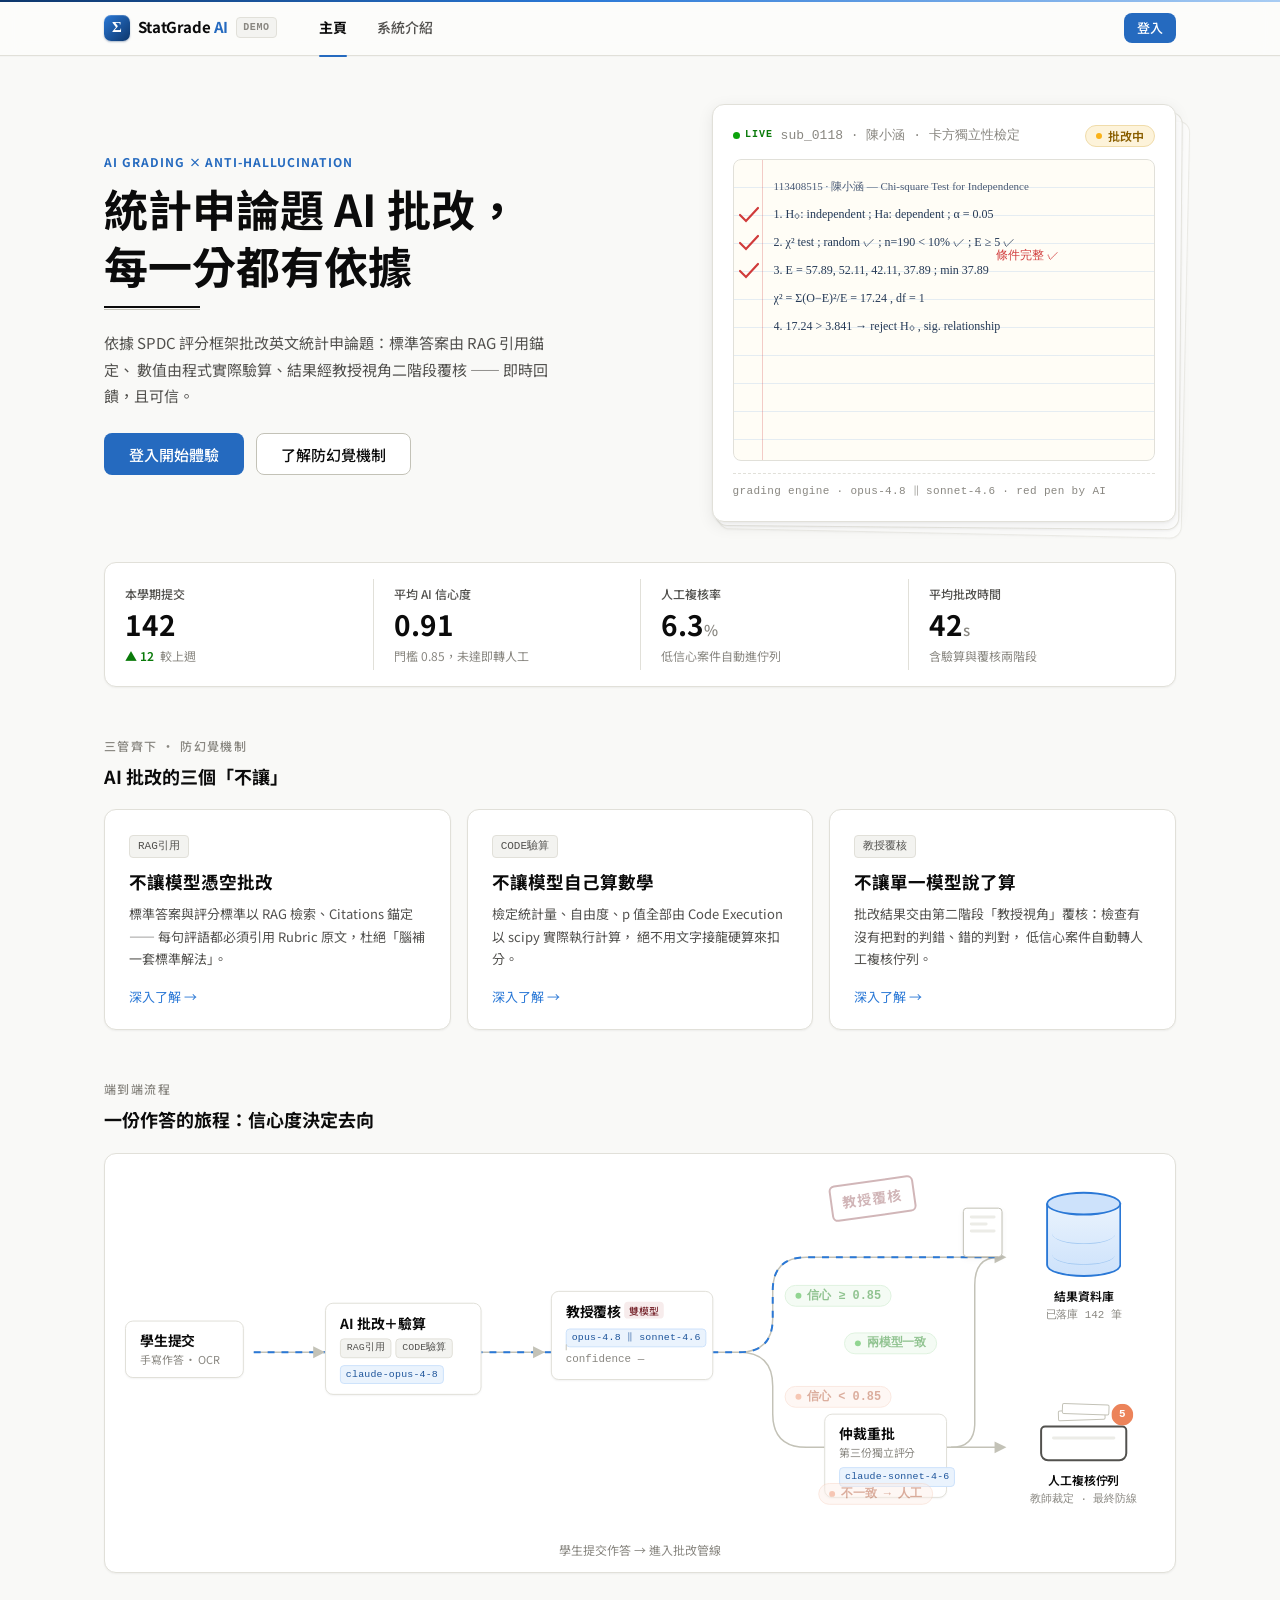
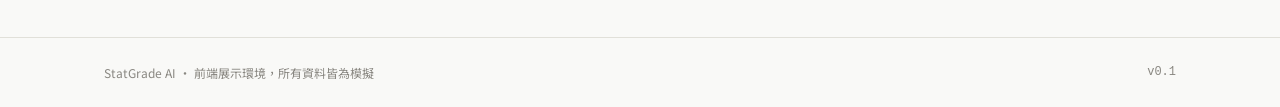
<file: index.html>
<!DOCTYPE html>
<html lang="zh-TW">
<head>
  <meta charset="UTF-8">
  <meta name="viewport" content="width=device-width, initial-scale=1.0">
  <title>StatGrade AI — 統計學申論題 AI 批改平台</title>
  <link rel="preconnect" href="https://fonts.googleapis.com">
  <link rel="preconnect" href="https://fonts.gstatic.com" crossorigin>
  <link href="https://fonts.googleapis.com/css2?family=Noto+Sans+TC:wght@400;500;700&display=swap" rel="stylesheet">
  <link rel="stylesheet" href="assets/css/styles.css">
  <style>
    .hero {
      display: grid;
      grid-template-columns: 55fr 45fr;
      gap: var(--sp-10);
      align-items: center;
      padding: var(--sp-12) 0 var(--sp-10);
    }
    .hero h1 {
      font-size: clamp(28px, 5vw, 44px);
      font-weight: 700;
      line-height: 1.3;
      letter-spacing: 0;
    }
    .hero__sub { font-size: 15px; color: var(--ink-2); margin: var(--sp-5) 0 var(--sp-6); max-width: 460px; }
    .hero__cta { display: flex; gap: var(--sp-3); flex-wrap: wrap; }
    /* live 批改流卡片堆 */
    .shot-deck { position: relative; }
    .shot-deck::before, .shot-deck::after {
      content: "";
      position: absolute;
      inset: 0;
      background: var(--surface);
      border: 1px solid var(--line);
      border-radius: var(--r-lg);
      box-shadow: var(--sh-1);
      z-index: 0;
    }
    .shot-deck::before { transform: translate(10px, 12px) rotate(1.2deg); opacity: .55; }
    .shot-deck::after  { transform: translate(5px, 6px) rotate(.5deg); opacity: .8; }
    .shot {
      position: relative;
      z-index: 2;
      box-shadow: var(--sh-3);
      padding: var(--sp-5);
      transition: transform .18s ease-out;
      transform-style: preserve-3d;
    }
    .shot__id { display: flex; align-items: baseline; gap: var(--sp-2); margin-bottom: var(--sp-3); }
    .shot__live {
      display: inline-flex;
      align-items: center;
      gap: 5px;
      font-family: var(--font-mono);
      font-size: 10px;
      font-weight: 700;
      letter-spacing: .1em;
      color: var(--ok-ink);
    }
    .shot__live-dot {
      width: 7px; height: 7px;
      border-radius: 50%;
      background: var(--ok);
      animation: live-pulse 1.6s ease-in-out infinite;
    }
    @keyframes live-pulse {
      0%, 100% { box-shadow: 0 0 0 0 rgba(12,163,12,.35); }
      50% { box-shadow: 0 0 0 5px rgba(12,163,12,0); }
    }
    .shot__ticker {
      margin-top: var(--sp-3);
      padding-top: var(--sp-2);
      border-top: 1px dashed var(--line);
      font-size: 11px;
      color: var(--ink-3);
      letter-spacing: .03em;
    }
    @media (prefers-reduced-motion: reduce) {
      .shot__live-dot { animation: none; }
      .exam-score { opacity: 1; transform: rotate(-8deg); }
      .exam-score__ring ellipse { stroke-dashoffset: 0; }
      .exam-stamp:not(.exam-stamp--serious) { opacity: 1; transform: rotate(-5deg); }
    }
    /* 考卷紅筆批改動畫 */
    .exam-wrap { position: relative; margin-top: var(--sp-2); overflow: hidden; border-radius: var(--r-md); }
    .exam-paper {
      position: relative;
      min-height: 302px;
      background:
        repeating-linear-gradient(transparent, transparent 27px, rgba(42, 120, 214, .12) 27px, rgba(42, 120, 214, .12) 28px),
        #fffdf6;
      border: 1px solid var(--line);
      border-radius: var(--r-md);
      box-shadow: var(--sh-2);
      padding: 12px 12px 14px 40px;
      font-family: "Segoe Script", "Bradley Hand", "Comic Sans MS", cursive;
      font-size: 12px;
      line-height: 28px;
      color: #263a56;
    }
    .exam-paper::before {
      content: "";
      position: absolute;
      top: 0; bottom: 0; left: 28px;
      width: 1px;
      background: rgba(208, 59, 59, .25);
    }
    .exam-paper__head { font-size: 11px; color: #4a5a74; }
    .exam-line { white-space: nowrap; overflow: hidden; }
    /* 動態手寫：JS 建立的行先隱藏，逐行寫出 */
    .write-line { width: 0; white-space: nowrap; overflow: hidden; }
    .write-line.is-writing { animation: line-write .42s steps(22, end) forwards; }
    @keyframes line-write { to { width: 100%; } }
    .exam-mark { position: absolute; pointer-events: none; overflow: visible; }
    .exam-mark path, .exam-mark ellipse, .exam-score__ring ellipse {
      fill: none;
      stroke: #d03b3b;
      stroke-width: 2.2;
      stroke-linecap: round;
      stroke-dasharray: 100;
      stroke-dashoffset: 100;
    }
    .exam-mark.draw path, .exam-mark.draw ellipse { animation: ink-draw .5s ease forwards; }
    @keyframes ink-draw { to { stroke-dashoffset: 0; } }
    .exam-note {
      position: absolute;
      font-family: "Segoe Script", "Bradley Hand", cursive;
      font-size: 12px;
      line-height: 1.3;
      color: #d03b3b;
      white-space: nowrap;
      width: 0;
      overflow: hidden;
    }
    .exam-note.write { animation: note-write .55s steps(12, end) forwards; }
    @keyframes note-write { to { width: var(--wn, 140px); } }
    .exam-score {
      position: absolute;
      top: 4px; right: 14px;
      width: 74px; height: 64px;
      opacity: 0;
      transform: rotate(-8deg) scale(1.4);
    }
    .exam-score.show { animation: score-in .35s cubic-bezier(.2, 1.4, .4, 1) forwards; }
    @keyframes score-in { to { opacity: 1; transform: rotate(-8deg) scale(1); } }
    .exam-score__ring { position: absolute; inset: 0; overflow: visible; }
    .exam-score.show .exam-score__ring ellipse { animation: ink-draw .5s ease .12s forwards; }
    .exam-score span {
      position: absolute; inset: 0;
      display: flex; align-items: center; justify-content: center;
      font-family: "Segoe Script", "Bradley Hand", cursive;
      font-size: 28px; font-weight: 700;
      color: #d03b3b;
    }
    .exam-stamp {
      position: absolute;
      right: 16px; bottom: 12px;
      border: 2px solid var(--review);
      color: var(--review);
      background: rgba(255, 255, 255, .85);
      font-family: var(--font-ui);
      font-size: 13px; font-weight: 700;
      letter-spacing: .1em;
      padding: 3px 10px;
      border-radius: var(--r-sm);
      opacity: 0;
      transform: rotate(-5deg) scale(1.6);
    }
    .exam-stamp.slam { animation: stamp-in .28s cubic-bezier(.4, 0, .6, 1) forwards; }
    @keyframes stamp-in { to { opacity: 1; transform: rotate(-5deg) scale(1); } }
    .exam-stamp--serious { border-color: var(--serious-ink); color: var(--serious-ink); letter-spacing: .02em; }
    .features { display: grid; grid-template-columns: repeat(3, 1fr); gap: var(--sp-4); margin-top: var(--sp-4); }
    .features .card p { font-size: 13px; color: var(--ink-2); }
    .features .card h3 { margin: var(--sp-3) 0 var(--sp-2); }
    .section { margin-top: var(--sp-12); }
    .section__head { margin-bottom: var(--sp-5); }
    .section__head h2 { font-size: 18px; font-weight: 700; }
    @media (max-width: 960px) {
      .hero { grid-template-columns: 1fr; padding-top: var(--sp-8); }
      .features { grid-template-columns: 1fr; }
    }
    /* 首頁動畫（class 皆由 JS 加入，無 JS 時頁面維持完整可見） */
    .shot.fade-up { animation-delay: .15s; }
    .reveal { opacity: 0; transform: translateY(12px); transition: opacity .5s ease, transform .5s ease; }
    .reveal.is-in { opacity: 1; transform: none; }
    .shot .meter__fill { transition: width .6s ease; }
    @media (prefers-reduced-motion: reduce) {
      .fade-up { animation: none; }
      .reveal { opacity: 1; transform: none; transition: none; }
      .shot .meter__fill { transition: none; }
    }

    /* ═══ 端到端流程動畫：信心分岔 ═══ */
    .flow-card { padding: var(--sp-5) var(--sp-5) var(--sp-3); overflow: hidden; }
    .flow-viewport { position: relative; }
    .flow-stage { position: relative; width: 1040px; height: 360px; transform-origin: top left; }
    .flow-lines { position: absolute; inset: 0; width: 100%; height: 100%; }
    .flow-lines .rail { fill: none; stroke: var(--line-strong); stroke-width: 1.5; }
    .flow-lines .rail-active {
      fill: none; stroke: var(--brand-500); stroke-width: 2;
      stroke-dasharray: 7 7; opacity: 0; transition: opacity .3s;
    }
    .flow-lines .rail-active.is-on { opacity: 1; animation: rail-flow 1s linear infinite; }
    @keyframes rail-flow { to { stroke-dashoffset: -14; } }

    .flow-node {
      position: absolute;
      background: var(--surface);
      border: 1px solid var(--line);
      border-radius: var(--r-md);
      box-shadow: var(--sh-1);
      padding: 10px 14px;
      transition: border-color .25s, box-shadow .25s;
    }
    .flow-node__name { font-size: 14px; font-weight: 700; line-height: 1.4; }
    .flow-node__desc { font-size: 11px; color: var(--ink-3); line-height: 1.5; }
    .flow-node.is-live { border-color: var(--brand-500); box-shadow: 0 0 0 3px rgba(42,120,214,.14), var(--sh-2); }
    .flow-node .pchip { padding: 1px 6px; font-size: 10px; }
    .flow-node .meter { width: 100%; margin-top: 6px; }
    .flow-node__conf { font-family: var(--font-mono); font-size: 11px; color: var(--ink-3); margin-top: 3px; min-height: 15px; }
    .flow-node__model {
      display: inline-block;
      font-size: 10px;
      color: var(--brand-700);
      background: var(--brand-50);
      border: 1px solid var(--brand-100);
      border-radius: var(--r-xs);
      padding: 0 5px;
      margin-top: 5px;
      letter-spacing: .02em;
      white-space: nowrap;
    }
    .flow-node__dual {
      font-size: 10px;
      font-weight: 500;
      color: var(--review);
      background: var(--review-tint);
      border-radius: var(--r-xs);
      padding: 1px 5px;
      vertical-align: 2px;
    }

    .flow-label {
      position: absolute;
      opacity: .45;
      transition: opacity .3s, transform .3s;
      font-family: var(--font-mono);
    }
    .flow-label.is-on { opacity: 1; transform: scale(1.06); }

    /* 文件 token */
    .flow-doc {
      position: absolute;
      left: 0; top: 0;
      width: 40px; height: 50px;
      margin: -25px 0 0 -20px;   /* 讓 offset-path 以中心對齊 */
      background: var(--surface);
      border: 1px solid var(--line-strong);
      border-radius: 4px;
      box-shadow: var(--sh-2);
      padding: 7px 6px;
      opacity: 0;
      offset-rotate: 0deg;
      z-index: 5;
    }
    .flow-doc i { display: block; height: 3px; border-radius: 2px; background: var(--inset-deep); margin-bottom: 4px; }
    .flow-doc i:nth-child(2) { width: 70%; }
    .flow-doc__seal {
      position: absolute; right: -7px; bottom: -7px;
      width: 22px; height: 22px;
      border: 1.5px solid var(--review);
      border-radius: 50%;
      background: var(--review-tint);
      color: var(--review);
      font-size: 10px; font-weight: 700;
      display: flex; align-items: center; justify-content: center;
      transform: rotate(-12deg) scale(0);
      transition: transform .25s cubic-bezier(.2, 1.6, .4, 1);
    }
    .flow-doc.is-sealed .flow-doc__seal:not(.flow-doc__seal--ai) { transform: rotate(-12deg) scale(1); }
    .flow-doc__seal--ai {
      right: auto; left: -7px;
      border-color: var(--brand-600);
      background: var(--brand-50);
      color: var(--brand-700);
      transform: rotate(10deg) scale(0);
    }
    .flow-doc.is-ai .flow-doc__seal--ai { transform: rotate(10deg) scale(1); }
    .flow-doc__tag {
      position: absolute; left: -8px; top: -9px;
      background: var(--serious-tint);
      border: 1px solid var(--serious-line);
      color: var(--serious-ink);
      font-size: 9px; font-weight: 700;
      padding: 1px 5px;
      border-radius: var(--r-xs);
      transform: rotate(-6deg) scale(0);
      transition: transform .25s cubic-bezier(.2, 1.6, .4, 1);
      white-space: nowrap;
    }
    .flow-doc.is-tagged .flow-doc__tag { transform: rotate(-6deg) scale(1); }

    /* 教授核章 */
    .flow-stamp {
      position: absolute;
      border: 2px solid var(--review);
      color: var(--review);
      background: rgba(255,255,255,.9);
      font-size: 14px; font-weight: 700;
      letter-spacing: .1em;
      padding: 4px 10px;
      border-radius: var(--r-sm);
      transform: rotate(-8deg) translateY(-30px);
      opacity: .35;
      transition: transform .18s cubic-bezier(.5, 0, .8, .4), opacity .18s;
      z-index: 6;
    }
    .flow-stamp.is-slam { transform: rotate(-3deg) translateY(0); opacity: 1; }
    .flow-stamp::after {
      content: "";
      position: absolute; inset: -5px;
      border: 2px solid var(--review);
      border-radius: var(--r-md);
      opacity: 0;
    }
    .flow-stamp.is-slam::after { animation: stamp-ring .5s ease-out .1s; }
    @keyframes stamp-ring {
      0% { opacity: .7; transform: scale(1); }
      100% { opacity: 0; transform: scale(1.45); }
    }

    /* 圓柱體資料庫 */
    .flow-station { position: absolute; text-align: center; }
    .flow-station__label { font-size: 12px; font-weight: 600; margin-top: 8px; }
    .flow-station__meta { font-family: var(--font-mono); font-size: 11px; color: var(--ink-3); }
    .flow-db { position: relative; width: 76px; height: 86px; margin: 0 auto; }
    .flow-db__top {
      position: absolute; top: 0; left: 0; right: 0; height: 24px;
      border-radius: 50%;
      background: var(--brand-100);
      border: 2px solid var(--brand-500);
      z-index: 2;
      transition: background .2s, box-shadow .2s;
    }
    .flow-db__body {
      position: absolute; top: 12px; left: 0; right: 0; bottom: 0;
      border: 2px solid var(--brand-500);
      border-top: none;
      border-radius: 0 0 38px 38px / 0 0 12px 12px;
      background: linear-gradient(180deg, var(--brand-50), var(--brand-100));
    }
    .flow-db__body::before, .flow-db__body::after {
      content: "";
      position: absolute; left: 4px; right: 4px; height: 22px;
      border-radius: 50%;
      border-bottom: 1.5px solid var(--brand-200);
    }
    .flow-db__body::before { top: 26%; }
    .flow-db__body::after { top: 56%; }
    .flow-db.is-hit .flow-db__top {
      background: var(--brand-200);
      box-shadow: 0 0 0 7px rgba(42,120,214,.14);
    }
    .flow-db.is-hit { animation: db-bounce .45s ease; }
    @keyframes db-bounce {
      0%, 100% { transform: scaleY(1); }
      40% { transform: scaleY(.94); }
      70% { transform: scaleY(1.03); }
    }

    /* 人工複核收件匣 */
    .flow-tray { position: relative; width: 88px; height: 66px; margin: 0 auto; }
    .flow-tray__paper {
      position: absolute; left: 50%; width: 48px; height: 11px;
      background: var(--surface);
      border: 1px solid var(--line-strong);
      border-radius: 2px;
    }
    .flow-tray__bin {
      position: absolute; left: 0; right: 0; bottom: 0; height: 36px;
      border: 2px solid var(--ink-2);
      border-radius: 5px 5px 8px 8px;
      background: var(--surface);
      z-index: 2;
    }
    .flow-tray__bin::after {
      content: "";
      position: absolute; left: 10px; right: 10px; top: 9px; height: 3px;
      border-radius: 2px;
      background: var(--inset-deep);
    }
    .flow-tray__badge {
      position: absolute; top: 8px; right: -6px;
      min-width: 22px; height: 22px;
      border-radius: var(--r-pill);
      background: var(--serious);
      color: #fff;
      font-family: var(--font-mono);
      font-size: 11px; font-weight: 700;
      display: flex; align-items: center; justify-content: center;
      padding: 0 5px;
      z-index: 3;
      transition: transform .2s cubic-bezier(.2, 1.6, .4, 1);
    }
    .flow-tray.is-hit { animation: tray-shake .4s ease; }
    .flow-tray.is-hit .flow-tray__badge { transform: scale(1.25); }
    @keyframes tray-shake {
      0%, 100% { transform: translateX(0); }
      30% { transform: translateX(-2px) rotate(-1deg); }
      60% { transform: translateX(2px) rotate(1deg); }
    }
    .flow-notify {
      position: absolute;
      font-size: 11px;
      color: var(--serious-ink);
      background: var(--serious-tint);
      border: 1px solid var(--serious-line);
      border-radius: var(--r-pill);
      padding: 2px 9px;
      opacity: 0;
      transform: translateY(4px);
      transition: opacity .3s, transform .3s;
      white-space: nowrap;
    }
    .flow-notify.is-on { opacity: 1; transform: translateY(0); }

    .flow-caption {
      text-align: center;
      font-size: 12px;
      color: var(--ink-3);
      margin-top: var(--sp-2);
      min-height: 20px;
      transition: opacity .25s;
    }
    .flow-fallback { display: none; }

    @media (max-width: 760px) {
      .flow-card { display: none; }
      .flow-fallback { display: block; }
    }
    @media (prefers-reduced-motion: reduce) {
      .flow-doc, .flow-stamp { display: none; }
      .flow-label { opacity: 1; }
      .flow-lines .rail-active { animation: none; }
    }
  </style>
</head>
<body>
  <header class="nav">
    <div class="nav__shell">
      <a class="nav__brand" href="index.html">
        <span class="nav__mark">Σ</span>
        <span class="nav__wordmark">StatGrade <b>AI</b></span>
        <span class="nav__demo-chip">DEMO</span>
      </a>
      <nav class="nav__links" id="navLinks"></nav>
      <div class="nav__auth" id="navAuth"></div>
      <button class="nav__toggle" aria-label="選單" hidden>☰</button>
    </div>
  </header>

  <main>
    <div class="shell">
      <!-- Hero -->
      <section class="hero">
        <div>
          <span class="eyebrow eyebrow--brand">AI Grading × Anti-Hallucination</span>
          <h1>統計申論題 AI 批改，<br>每一分都有依據</h1>
          <div class="rule-double"></div>
          <p class="hero__sub">
            依據 SPDC 評分框架批改英文統計申論題：標準答案由 RAG 引用錨定、
            數值由程式實際驗算、結果經教授視角二階段覆核 —— 即時回饋，且可信。
          </p>
          <div class="hero__cta">
            <a class="btn btn--primary btn--lg" href="login.html">登入開始體驗</a>
            <a class="btn btn--secondary btn--lg" href="intro.html">了解防幻覺機制</a>
          </div>
        </div>

        <!-- Product shot：考卷一張張進來，紅筆手寫批改動畫 -->
        <div class="shot-deck" id="shotDeck">
          <div class="card shot" id="shotCard" aria-label="考卷批改動畫範例">
            <div class="shot__id">
              <span class="shot__live"><span class="shot__live-dot"></span>LIVE</span>
              <span class="mono text-sm muted" id="shotId">sub_0142 · 王伯涵 · Q1 假設檢定</span>
              <span class="chip chip--warn" id="shotChip" style="margin-left: auto;"><span class="chip__dot"></span>批改中</span>
            </div>
            <div class="exam-wrap">
              <div class="exam-paper" id="examPaper">
                <div class="exam-paper__head" id="examHead">B11208033 · 王伯涵 — Question 1</div>
                <div id="examLines">
                  <div class="exam-line">1. H₀: μ = 4 ,  H₁: μ &gt; 4  ( μ = mean waiting time )</div>
                  <div class="exam-line">2. one-sample t-test ,  α = 0.05</div>
                  <div class="exam-line">3. t = (4.6−4)/(1.5/√36) = 0.6/0.25 = 2.40</div>
                  <div class="exam-line">    df = 35 ,  p ≈ 0.011</div>
                  <div class="exam-line">4. p = 0.011 &lt; 0.05 → reject H₀</div>
                </div>
                <div class="exam-score" id="examScore">
                  <svg class="exam-score__ring" viewBox="0 0 74 64"><ellipse pathLength="100" cx="37" cy="32" rx="32" ry="26"></ellipse></svg>
                  <span id="examScoreN">14</span>
                </div>
                <div class="exam-stamp" id="examStamp">教授覆核</div>
                <div class="exam-stamp exam-stamp--serious" id="examTag">仲裁 → 人工複核</div>
              </div>
            </div>
            <div class="shot__ticker mono">grading engine · opus-4.8 ∥ sonnet-4.6 · red pen by AI</div>
          </div>
        </div>
      </section>

      <!-- 信任數據帶 -->
      <section class="card card--flush" aria-label="平台數據">
        <div class="stat-row" style="padding: var(--sp-4) 0;">
          <div class="stat">
            <div class="stat__label">本學期提交</div>
            <div class="stat__value">142</div>
            <div class="stat__meta"><span class="stat__delta-up">▲ 12</span> 較上週</div>
          </div>
          <div class="stat">
            <div class="stat__label">平均 AI 信心度</div>
            <div class="stat__value">0.91</div>
            <div class="stat__meta">門檻 0.85，未達即轉人工</div>
          </div>
          <div class="stat">
            <div class="stat__label">人工複核率</div>
            <div class="stat__value">6.3<small>%</small></div>
            <div class="stat__meta">低信心案件自動進佇列</div>
          </div>
          <div class="stat">
            <div class="stat__label">平均批改時間</div>
            <div class="stat__value">42<small>s</small></div>
            <div class="stat__meta">含驗算與覆核兩階段</div>
          </div>
        </div>
      </section>

      <!-- 三管齊下 -->
      <section class="section">
        <div class="section__head">
          <span class="eyebrow">三管齊下 · 防幻覺機制</span>
          <h2>AI 批改的三個「不讓」</h2>
        </div>
        <div class="features">
          <article class="card card--hover">
            <span class="pchip">RAG引用</span>
            <h3>不讓模型憑空批改</h3>
            <p>標準答案與評分標準以 RAG 檢索、Citations 錨定 —— 每句評語都必須引用
              Rubric 原文，杜絕「腦補一套標準解法」。</p>
            <a class="text-sm" href="intro.html#s2">深入了解 →</a>
          </article>
          <article class="card card--hover">
            <span class="pchip">CODE驗算</span>
            <h3>不讓模型自己算數學</h3>
            <p>檢定統計量、自由度、p 值全部由 Code Execution 以 scipy 實際執行計算，
              絕不用文字接龍硬算來扣分。</p>
            <a class="text-sm" href="intro.html#s2">深入了解 →</a>
          </article>
          <article class="card card--hover">
            <span class="pchip">教授覆核</span>
            <h3>不讓單一模型說了算</h3>
            <p>批改結果交由第二階段「教授視角」覆核：檢查有沒有把對的判錯、錯的判對，
              低信心案件自動轉人工複核佇列。</p>
            <a class="text-sm" href="intro.html#s3">深入了解 →</a>
          </article>
        </div>
      </section>

      <!-- 端到端流程動畫：信心分岔 -->
      <section class="section">
        <div class="section__head">
          <span class="eyebrow">端到端流程</span>
          <h2>一份作答的旅程：信心度決定去向</h2>
        </div>

        <div class="card flow-card" aria-label="批改流程動畫：信心足夠自動核章落庫，不足轉人工複核">
          <div class="flow-viewport" id="flowViewport">
            <div class="flow-stage" id="flowStage">
              <svg class="flow-lines" viewBox="0 0 1040 360" aria-hidden="true">
                <!-- 底軌：上路（核章→資料庫）、下路（仲裁→佇列）、仲裁一致上升軌 -->
                <path class="rail" d="M130,180 H620 Q654,180 654,146 V118 Q654,84 688,84 H886"></path>
                <path class="rail" d="M620,180 Q654,180 654,214 V242 Q654,276 688,276 H886"></path>
                <path class="rail" d="M834,276 Q858,276 858,252 V112 Q858,84 882,84"></path>
                <!-- 動態軌 -->
                <path class="rail-active" id="railA" d="M130,180 H620 Q654,180 654,146 V118 Q654,84 688,84 H886"></path>
                <path class="rail-active" id="railB" d="M130,180 H620 Q654,180 654,214 V242 Q654,276 688,276 H886"></path>
                <path class="rail-active" id="railC" d="M834,276 Q858,276 858,252 V112 Q858,84 882,84"></path>
                <polygon points="190,174 202,180 190,186" fill="#c3c2b7"></polygon>
                <polygon points="412,174 424,180 412,186" fill="#c3c2b7"></polygon>
                <polygon points="878,78 890,84 878,90" fill="#c3c2b7"></polygon>
                <polygon points="878,270 890,276 878,282" fill="#c3c2b7"></polygon>
              </svg>

              <!-- 節點 -->
              <div class="flow-node" style="left: 0; top: 148px; width: 120px;">
                <div class="flow-node__name">學生提交</div>
                <div class="flow-node__desc">手寫作答 · OCR</div>
              </div>
              <div class="flow-node" id="fnAi" style="left: 202px; top: 130px; width: 158px;">
                <div class="flow-node__name">AI 批改＋驗算</div>
                <div style="display: flex; gap: 4px; margin-top: 5px;">
                  <span class="pchip">RAG引用</span>
                  <span class="pchip">CODE驗算</span>
                </div>
                <div class="flow-node__model mono">claude-opus-4-8</div>
              </div>
              <div class="flow-node" id="fnProf" style="left: 430px; top: 118px; width: 164px;">
                <div class="flow-node__name">教授覆核 <span class="flow-node__dual">雙模型</span></div>
                <div class="flow-node__model mono">opus-4.8 ∥ sonnet-4.6</div>
                <span class="meter"><span class="meter__fill" id="fnFill" style="width: 0%;"></span><span class="meter__tick"></span></span>
                <div class="flow-node__conf" id="fnConf">confidence —</div>
              </div>

              <!-- 雙模型仲裁節點（人工複核的替代選項） -->
              <div class="flow-node" id="fnJudge" style="left: 706px; top: 242px; width: 124px;">
                <div class="flow-node__name">仲裁重批</div>
                <div class="flow-node__desc">第三份獨立評分</div>
                <div class="flow-node__model mono">claude-sonnet-4-6</div>
              </div>

              <!-- 分岔標籤 -->
              <span class="flow-label chip chip--ok" id="fnLabelA" style="left: 666px; top: 112px;"><span class="chip__dot"></span>信心 ≥ 0.85</span>
              <span class="flow-label chip chip--serious" id="fnLabelB" style="left: 666px; top: 214px;"><span class="chip__dot"></span>信心 &lt; 0.85</span>
              <span class="flow-label chip chip--ok" id="fnLabelC" style="left: 726px; top: 160px;"><span class="chip__dot"></span>兩模型一致</span>
              <span class="flow-label chip chip--serious" id="fnLabelD" style="left: 700px; top: 312px;"><span class="chip__dot"></span>不一致 → 人工</span>

              <!-- 教授核章 -->
              <div class="flow-stamp" id="fnStamp" style="left: 716px; top: 36px;">教授覆核</div>

              <!-- 圓柱體資料庫 -->
              <div class="flow-station" style="left: 896px; top: 18px; width: 144px;">
                <div class="flow-db" id="fnDb">
                  <div class="flow-db__top"></div>
                  <div class="flow-db__body"></div>
                </div>
                <div class="flow-station__label">結果資料庫</div>
                <div class="flow-station__meta">已落庫 <span id="fnDbCount">142</span> 筆</div>
              </div>

              <!-- 人工複核收件匣 -->
              <div class="flow-station" style="left: 896px; top: 224px; width: 144px;">
                <span class="flow-notify" id="fnNotify" style="left: 50%; top: -26px; transform: translateX(-50%);">🔔 已通知教師 · 建立複核工單</span>
                <div class="flow-tray" id="fnTray">
                  <span class="flow-tray__paper" style="top: 14px; margin-left: -26px; transform: rotate(-2deg);"></span>
                  <span class="flow-tray__paper" style="top: 8px;  margin-left: -22px; transform: rotate(2deg);"></span>
                  <span class="flow-tray__paper" id="fnTrayNew" style="top: 2px; margin-left: -25px; transform: rotate(-1deg); opacity: 0;"></span>
                  <div class="flow-tray__bin"></div>
                  <span class="flow-tray__badge" id="fnQueueCount">5</span>
                </div>
                <div class="flow-station__label">人工複核佇列</div>
                <div class="flow-station__meta">教師裁定 · 最終防線</div>
              </div>

              <!-- 文件 token -->
              <div class="flow-doc" id="flowDoc">
                <i></i><i></i><i></i>
                <span class="flow-doc__tag">低信心</span>
                <span class="flow-doc__seal">核</span>
                <span class="flow-doc__seal flow-doc__seal--ai">B</span>
              </div>
            </div>
          </div>
          <div class="flow-caption" id="flowCaption">信心 ≥ 0.85 → 教授核章、自動落庫；信心 &lt; 0.85 → 轉人工複核佇列</div>
        </div>

        <!-- 行動版備援（<760px 顯示） -->
        <div class="card flow-fallback">
          <div class="pipeline">
            <div class="pipeline__step">
              <div class="pipeline__num">1</div>
              <div>
                <div class="pipeline__name">學生提交</div>
                <div class="pipeline__desc">手寫作答，OCR 辨識為機器可讀格式</div>
              </div>
            </div>
            <div class="pipeline__step">
              <div class="pipeline__num">2</div>
              <div>
                <div class="pipeline__name">AI 批改＋驗算</div>
                <div class="pipeline__desc">對照 Rubric 引用批改，scipy 驗算數值</div>
              </div>
            </div>
            <div class="pipeline__step">
              <div class="pipeline__num">3</div>
              <div>
                <div class="pipeline__name">教授覆核 · 信心分流</div>
                <div class="pipeline__desc">信心 ≥ 0.85 → 自動核章落庫；不足 → 轉人工複核佇列</div>
              </div>
            </div>
          </div>
        </div>
      </section>
    </div>
  </main>

  <footer class="footer">
    <div class="shell">
      <span>StatGrade AI · 前端展示環境，所有資料皆為模擬</span>
      <span class="mono">v0.1</span>
    </div>
  </footer>

  <script>
    (function () {
      if (window.matchMedia && window.matchMedia('(prefers-reduced-motion: reduce)').matches) return;

      /* 1. 進場：hero 左欄 + 批改卡（卡片延遲 .15s，見 <style>） */
      var heroLeft = document.querySelector('.hero > div:first-child');
      var shot = document.querySelector('.shot');
      if (heroLeft) heroLeft.classList.add('fade-up');
      if (shot) shot.classList.add('fade-up');

      /* 2. 捲動顯現（IntersectionObserver；初始隱藏由 JS 加 class） */
      var revealEls = [];
      document.querySelectorAll('section.card--flush, .section__head, .section > .card').forEach(function (el) {
        revealEls.push(el);
      });
      document.querySelectorAll('.features > .card').forEach(function (el, i) {
        el.style.transitionDelay = (i * 80) + 'ms'; /* 三卡 stagger */
        revealEls.push(el);
      });

      /* 3. 數字 count-up：把 .stat__value 的數字文字節點包進 span（small 單位不動） */
      document.querySelectorAll('.stat__value').forEach(function (v) {
        var node = v.firstChild;
        if (!node || node.nodeType !== 3) return;
        var num = node.nodeValue.trim();
        var span = document.createElement('span');
        span.setAttribute('data-target', num);
        span.textContent = num;
        v.replaceChild(span, node);
      });
      function countUp(el) {
        var raw = el.getAttribute('data-target');
        var target = parseFloat(raw);
        var dec = (raw.split('.')[1] || '').length;
        var t0 = performance.now();
        function tick(now) {
          var p = Math.min((now - t0) / 900, 1);
          var eased = 1 - Math.pow(1 - p, 3); /* easeOutCubic */
          el.textContent = (target * eased).toFixed(dec);
          if (p < 1) requestAnimationFrame(tick);
        }
        requestAnimationFrame(tick);
      }
      if ('IntersectionObserver' in window) {
        var io = new IntersectionObserver(function (entries) {
          entries.forEach(function (entry) {
            if (!entry.isIntersecting) return;
            entry.target.classList.add('is-in');
            entry.target.querySelectorAll('.stat__value > [data-target]').forEach(countUp);
            io.unobserve(entry.target);
          });
        }, { threshold: 0.2 });
        revealEls.forEach(function (el) {
          el.classList.add('reveal');
          io.observe(el);
        });
      }

      /* 4. 考卷批改動畫：一張張考卷進來 → 紅筆手寫批改 → 換下一張 */
      var deck = document.getElementById('shotDeck');
      var shotCard = document.getElementById('shotCard');
      if (deck && shotCard) {
        var S = {
          id: document.getElementById('shotId'),
          chip: document.getElementById('shotChip'),
          paper: document.getElementById('examPaper'),
          head: document.getElementById('examHead'),
          lines: document.getElementById('examLines'),
          score: document.getElementById('examScore'),
          scoreN: document.getElementById('examScoreN'),
          stamp: document.getElementById('examStamp'),
          tag: document.getElementById('examTag')
        };
        var SVG = 'http://www.w3.org/2000/svg';
        var LY = function (i) { return 40 + i * 28; }; /* 第 i 行文字的頂端 y */

        var PAPERS = [
          {
            id: 'sub_0118 · 陳小涵 · 卡方獨立性檢定',
            head: '113408515 · 陳小涵 — Chi-square Test for Independence',
            end: { cls: 'chip--ok', text: '已覆核 · 20 / 20' },
            lines: [
              '1. H₀: independent ;  Ha: dependent ;  α = 0.05',
              '2. χ² test ;  random ✓ ;  n=190 < 10% ✓ ;  E ≥ 5 ✓',
              '3. E = 57.89, 52.11, 42.11, 37.89 ;  min 37.89',
              '    χ² = Σ(O−E)²/E = 17.24 ,  df = 1',
              '4. 17.24 > 3.841 → reject H₀ ,  sig. relationship'
            ],
            steps: [
              { t: 'check', x: 3, y: 0 },
              { t: 'check', x: 3, y: 1 },
              { t: 'note', x: 262, y: 1.6, w: 96, text: '條件完整 ✓' },
              { t: 'check', x: 3, y: 2 },
              { t: 'check', x: 3, y: 3 },
              { t: 'note', x: 224, y: 3, w: 128, text: '≈17.226 scipy ✓' },
              { t: 'check', x: 3, y: 4 },
              { t: 'score', v: '20' },
              { t: 'stamp' }
            ]
          },
          {
            id: 'sub_0142 · 王伯涵 · Q1 假設檢定',
            head: 'B11208033 · 王伯涵 — Question 1',
            end: { cls: 'chip--ok', text: '已覆核 · 14 / 16' },
            lines: [
              '1. H₀: μ = 4 ,  H₁: μ > 4  ( μ: waiting time )',
              '2. one-sample t-test ,  α = 0.05',
              '3. t = (4.6−4)/(1.5/√36) = 0.6/0.25 = 2.40',
              '    df = 35 ,  p ≈ 0.011',
              '4. p = 0.011 < 0.05 → reject H₀'
            ],
            steps: [
              { t: 'check', x: 3, y: 0 },
              { t: 'squig', x: 58, y: 1, w: 112 },
              { t: 'note', x: 258, y: 1, w: 108, text: '−1 未檢查條件' },
              { t: 'check', x: 3, y: 2 },
              { t: 'check', x: 3, y: 3 },
              { t: 'check', x: 3, y: 4 },
              { t: 'note', x: 64, y: 5, w: 150, text: '−1 結論未回扣脈絡' },
              { t: 'score', v: '14' },
              { t: 'stamp' }
            ]
          },
          {
            id: 'sub_0140 · 陳建宏 · Q2 兩樣本檢定',
            head: 'B11208051 · 陳建宏 — Question 2',
            end: { cls: 'chip--serious', text: '仲裁分歧 · 轉人工' },
            lines: [
              '1. H₀: μ₁ = μ₂ ,  H₁: μ₁ ≠ μ₂',
              '2. two-sample t-test ( pooled variance )',
              '3. sp² = 74.9 ,  t = 1.95 ,  df = 60',
              '4. p ≈ 0.056 > 0.05 → fail to reject H₀'
            ],
            steps: [
              { t: 'check', x: 232, y: 0 },
              { t: 'circle', x: 148, y: 1, w: 130, h: 26 },
              { t: 'note', x: 60, y: 2.15, w: 170, text: 'Rubric 未涵蓋此解法？' },
              { t: 'circle', x: 106, y: 2, w: 74, h: 26 },
              { t: 'note', x: 250, y: 3, w: 130, text: '仲裁：sonnet-4.6' },
              { t: 'score', v: '?' },
              { t: 'tag' }
            ]
          }
        ];

        function clearMarks() {
          Array.prototype.slice.call(S.paper.querySelectorAll('.exam-mark, .exam-note')).forEach(function (el) {
            el.parentNode.removeChild(el);
          });
          S.score.className = 'exam-score';
          S.stamp.className = 'exam-stamp';
          S.tag.className = 'exam-stamp exam-stamp--serious';
        }
        function mkSvg(x, y, w, h, d) {
          var svg = document.createElementNS(SVG, 'svg');
          svg.setAttribute('class', 'exam-mark');
          svg.setAttribute('width', w);
          svg.setAttribute('height', h);
          svg.setAttribute('viewBox', '0 0 ' + w + ' ' + h);
          svg.style.left = x + 'px';
          svg.style.top = y + 'px';
          var path = document.createElementNS(SVG, d.tag || 'path');
          if (d.tag === 'ellipse') {
            path.setAttribute('cx', w / 2); path.setAttribute('cy', h / 2);
            path.setAttribute('rx', w / 2 - 3); path.setAttribute('ry', h / 2 - 3);
          } else {
            path.setAttribute('d', d.d);
          }
          path.setAttribute('pathLength', '100');
          svg.appendChild(path);
          S.paper.appendChild(svg);
          requestAnimationFrame(function () { svg.classList.add('draw'); });
        }
        function squigD(w) {
          var d = 'M2,5', x = 2;
          while (x < w - 10) { d += ' q5,-7 10,0'; x += 10; }
          return d;
        }
        function doStep(st) {
          if (st.t === 'check') mkSvg(st.x, LY(st.y) + 4, 24, 20, { d: 'M3,11 L9,17 L21,4' });
          if (st.t === 'squig') mkSvg(st.x, LY(st.y) + 22, st.w, 10, { d: squigD(st.w) });
          if (st.t === 'circle') mkSvg(st.x, LY(st.y) - 1, st.w, st.h, { tag: 'ellipse' });
          if (st.t === 'note') {
            var n = document.createElement('div');
            n.className = 'exam-note';
            n.style.left = st.x + 'px';
            n.style.top = (LY(st.y) + 3) + 'px';
            n.style.setProperty('--wn', st.w + 'px');
            n.textContent = st.text;
            S.paper.appendChild(n);
            requestAnimationFrame(function () { n.classList.add('write'); });
          }
          if (st.t === 'score') { S.scoreN.textContent = st.v; S.score.classList.add('show'); }
          if (st.t === 'stamp') S.stamp.classList.add('slam');
          if (st.t === 'tag') S.tag.classList.add('slam');
        }
        function setChip(cls, text) {
          S.chip.className = 'chip ' + cls;
          S.chip.innerHTML = '<span class="chip__dot"></span>';
          S.chip.appendChild(document.createTextNode(text));
          S.chip.style.marginLeft = 'auto';
        }
        function renderPaper(p) {
          clearMarks();
          S.id.textContent = p.id;
          S.head.textContent = p.head;
          S.head.className = 'exam-paper__head write-line';
          S.lines.innerHTML = '';
          p.lines.forEach(function (l) {
            var div = document.createElement('div');
            div.className = 'exam-line write-line';
            div.textContent = l;
            S.lines.appendChild(div);
          });
        }
        var pi = 0;
        function runPaper() {
          var p = PAPERS[pi];
          renderPaper(p);
          setChip('chip--neutral', '書寫中…');
          /* 考卷滑入 */
          S.paper.animate([
            { transform: 'translateX(112%) rotate(4deg)', opacity: 0 },
            { transform: 'translateX(0) rotate(0deg)', opacity: 1 }
          ], { duration: 480, easing: 'cubic-bezier(.2, .8, .3, 1)' });
          /* 動態手寫：標頭與各行依序寫出 */
          var writeEls = [S.head].concat(Array.prototype.slice.call(S.lines.children));
          writeEls.forEach(function (el, i) {
            setTimeout(function () { el.classList.add('is-writing'); }, 560 + i * 330);
          });
          /* 紅筆批改序列（寫完才開始） */
          var markStart = 560 + writeEls.length * 330 + 400;
          setTimeout(function () { setChip('chip--warn', '批改中'); }, markStart - 250);
          p.steps.forEach(function (st, i) {
            setTimeout(function () {
              doStep(st);
              if (i === p.steps.length - 1) setChip(p.end.cls, p.end.text);
            }, markStart + i * 560);
          });
          /* 滑出 → 下一張 */
          var total = markStart + p.steps.length * 560 + 1600;
          setTimeout(function () {
            S.paper.animate([
              { transform: 'translateX(0) rotate(0deg)', opacity: 1 },
              { transform: 'translateX(-118%) rotate(-5deg)', opacity: 0 }
            ], { duration: 420, easing: 'ease-in' }).onfinish = function () {
              pi = (pi + 1) % PAPERS.length;
              runPaper();
            };
          }, total);
        }
        runPaper();

        /* 3D 傾斜（僅支援 hover 的裝置） */
        if (window.matchMedia('(hover: hover)').matches) {
          deck.addEventListener('mousemove', function (e) {
            var r = deck.getBoundingClientRect();
            var x = (e.clientX - r.left) / r.width - .5;
            var y = (e.clientY - r.top) / r.height - .5;
            shotCard.style.transform = 'perspective(900px) rotateY(' + (x * 5).toFixed(2) + 'deg) rotateX(' + (-y * 4).toFixed(2) + 'deg)';
          });
          deck.addEventListener('mouseleave', function () {
            shotCard.style.transform = '';
          });
        }
      }
    })();
  </script>
  <script>
    /* ═══ 端到端流程動畫：信心分岔 × 三種結局（核章落庫 / 仲裁一致落庫 / 轉人工） ═══ */
    (function () {
      var stage = document.getElementById('flowStage');
      if (!stage) return;

      /* 響應式等比縮放（1040×360 舞台） */
      var viewport = document.getElementById('flowViewport');
      function fit() {
        var w = viewport.clientWidth;
        var s = Math.min(1, w / 1040);
        stage.style.transform = 'scale(' + s + ')';
        viewport.style.height = Math.round(360 * s) + 'px';
      }
      fit();
      window.addEventListener('resize', fit);

      var reduced = window.matchMedia && window.matchMedia('(prefers-reduced-motion: reduce)').matches;
      var supportsOffset = typeof CSS !== 'undefined' && CSS.supports &&
        CSS.supports('offset-path', 'path("M0 0 L10 10")');

      var $ = function (id) { return document.getElementById(id); };
      var doc = $('flowDoc'), caption = $('flowCaption');
      var rails = { A: $('railA'), B: $('railB'), C: $('railC') };
      var labels = { A: $('fnLabelA'), B: $('fnLabelB'), C: $('fnLabelC'), D: $('fnLabelD') };
      var nodeAi = $('fnAi'), nodeProf = $('fnProf'), nodeJudge = $('fnJudge');
      var fill = $('fnFill'), conf = $('fnConf');
      var stamp = $('fnStamp'), db = $('fnDb'), dbCount = $('fnDbCount');
      var tray = $('fnTray'), trayNew = $('fnTrayNew'), queueCount = $('fnQueueCount'), notify = $('fnNotify');

      fill.style.transition = 'width .8s ease';

      if (reduced || !supportsOffset) {
        Object.keys(labels).forEach(function (k) { labels[k].classList.add('is-on'); });
        return; /* 靜態圖表模式 */
      }

      /* 路徑：A 直達核章落庫；B 下路（仲裁 → 佇列）；C 下路 → 仲裁 → 上升落庫 */
      var PATH_A = 'path("M130,180 H620 Q654,180 654,146 V118 Q654,84 688,84 H886")';
      var PATH_B = 'path("M130,180 H620 Q654,180 654,214 V242 Q654,276 688,276 H886")';
      var PATH_C = 'path("M130,180 H620 Q654,180 654,214 V242 Q654,276 688,276 H834 Q858,276 858,252 V112 Q858,84 882,84 H886")';
      var nDb = 142, nQueue = 5;
      var timers = [];
      function at(ms, fn) { timers.push(setTimeout(fn, ms)); }
      function setCap(t) { caption.textContent = t; }
      function pop(el) {
        el.animate([
          { transform: 'scale(1)' }, { transform: 'scale(1.35)' }, { transform: 'scale(1)' }
        ], { duration: 380, easing: 'ease-out' });
      }

      function resetCycle(path, rail) {
        timers.forEach(clearTimeout); timers = [];
        doc.classList.remove('is-sealed', 'is-tagged', 'is-ai');
        doc.getAnimations().forEach(function (a) { a.cancel(); });
        doc.style.offsetPath = path;
        doc.style.offsetDistance = '0%';
        doc.style.opacity = '1';
        [nodeAi, nodeProf, nodeJudge].forEach(function (n) { n.classList.remove('is-live'); });
        fill.style.width = '0%';
        fill.parentElement.classList.remove('meter--low');
        conf.textContent = 'confidence —';
        conf.style.color = '';
        stamp.classList.remove('is-slam');
        Object.keys(rails).forEach(function (k) { rails[k].classList.remove('is-on'); });
        Object.keys(labels).forEach(function (k) { labels[k].classList.remove('is-on'); });
        notify.classList.remove('is-on');
        if (rail) rail.forEach(function (k) { rails[k].classList.add('is-on'); });
      }

      /* 共用：抵達 AI / 教授覆核 節點的事件 */
      function stageEvents(D, f, confVal, low, capAi) {
        setCap('學生提交作答 → 進入批改管線');
        at(D * f.ai, function () {
          nodeAi.classList.add('is-live');
          setCap(capAi);
        });
        at(D * f.aiOut, function () { nodeAi.classList.remove('is-live'); });
        at(D * f.prof, function () {
          nodeProf.classList.add('is-live');
          setCap('雙模型教授覆核中（opus-4.8 ∥ sonnet-4.6）— 檢查誤判與計算一致性…');
          if (low) fill.parentElement.classList.add('meter--low');
          fill.style.width = Math.round(confVal * 100) + '%';
          at(700, function () {
            conf.textContent = 'confidence = ' + confVal.toFixed(2);
            conf.style.color = low ? 'var(--serious-ink)' : 'var(--ok-ink)';
          });
        });
      }

      function dropIntoDb(capText) {
        doc.animate([
          { transform: 'translateY(0) scale(1)', opacity: 1 },
          { transform: 'translateY(26px) scale(.35)', opacity: 0 }
        ], { duration: 420, easing: 'cubic-bezier(.5, 0, .8, .4)', fill: 'forwards' });
        at(300, function () {
          db.classList.add('is-hit');
          nDb += 1;
          dbCount.textContent = nDb;
          pop(dbCount.parentElement);
          setCap(capText);
          at(600, function () { db.classList.remove('is-hit'); });
        });
      }

      /* 結局 A：信心足夠 → 教授核章 → 落入圓柱體資料庫 */
      function runA() {
        resetCycle(PATH_A, ['A']);
        var D = 7200;
        doc.animate([
          { offsetDistance: '0%',    offset: 0 },
          { offsetDistance: '18%',   offset: .11 },
          { offsetDistance: '18%',   offset: .22 },
          { offsetDistance: '46%',   offset: .33 },
          { offsetDistance: '46%',   offset: .56 },
          { offsetDistance: '83.5%', offset: .72 },
          { offsetDistance: '83.5%', offset: .82 },
          { offsetDistance: '100%',  offset: .95 },
          { offsetDistance: '100%',  offset: 1 }
        ], { duration: D, easing: 'linear', fill: 'forwards' });

        stageEvents(D, { ai: .11, aiOut: .22, prof: .33 }, 0.93, false,
          'AI 批改中 — Rubric 引用錨定 · scipy 驗算數值');
        at(D * .56, function () {
          nodeProf.classList.remove('is-live');
          labels.A.classList.add('is-on');
          setCap('信心 0.93 ≥ 門檻 0.85 —— 走自動核章路徑');
        });
        at(D * .72, function () {
          stamp.classList.add('is-slam');
          at(160, function () { doc.classList.add('is-sealed'); });
          setCap('教授核章 ✓');
        });
        at(D * .84, function () { stamp.classList.remove('is-slam'); });
        at(D * .95, function () { dropIntoDb('已落庫 — 批改結果即時同步教師端'); });
        at(D + 1700, runC);
      }

      /* 結局 B（仲裁一致）：信心不足 → 雙模型仲裁 → 兩模型一致 → 直接落庫（免人工） */
      function runC() {
        resetCycle(PATH_C, ['B', 'C']);
        var D = 8400;
        doc.animate([
          { offsetDistance: '0%',    offset: 0 },
          { offsetDistance: '15.2%', offset: .10 },
          { offsetDistance: '15.2%', offset: .20 },
          { offsetDistance: '38.4%', offset: .30 },
          { offsetDistance: '38.4%', offset: .52 },
          { offsetDistance: '71%',   offset: .63 },
          { offsetDistance: '71%',   offset: .78 },
          { offsetDistance: '100%',  offset: .94 },
          { offsetDistance: '100%',  offset: 1 }
        ], { duration: D, easing: 'linear', fill: 'forwards' });

        stageEvents(D, { ai: .10, aiOut: .20, prof: .30 }, 0.66, true,
          'AI 批改中 — 偵測到替代解法，比對 Rubric 覆蓋範圍…');
        at(D * .46, function () { doc.classList.add('is-tagged'); });
        at(D * .52, function () {
          nodeProf.classList.remove('is-live');
          labels.B.classList.add('is-on');
          setCap('信心 0.66 < 門檻 0.85 —— 先交雙模型仲裁（人工的替代選項）');
        });
        at(D * .63, function () {
          nodeJudge.classList.add('is-live');
          setCap('仲裁重批中（claude-sonnet-4-6）— 不參考先前批改的獨立評分…');
        });
        at(D * .78, function () {
          nodeJudge.classList.remove('is-live');
          labels.C.classList.add('is-on');
          doc.classList.add('is-ai');
          doc.classList.remove('is-tagged');
          setCap('兩模型評分一致（14 / 16 vs 14 / 16）—— 視同通過，免人工');
        });
        at(D * .94, function () { dropIntoDb('仲裁一致 → 已落庫，全程零人工'); });
        at(D + 1700, runB);
      }

      /* 結局 C（仲裁不一致）：雙模型仲裁分歧 → 滑入人工複核收件匣 */
      function runB() {
        resetCycle(PATH_B, ['B']);
        var D = 8000;
        doc.animate([
          { offsetDistance: '0%',    offset: 0 },
          { offsetDistance: '18%',   offset: .10 },
          { offsetDistance: '18%',   offset: .20 },
          { offsetDistance: '46%',   offset: .30 },
          { offsetDistance: '46%',   offset: .52 },
          { offsetDistance: '85.6%', offset: .64 },
          { offsetDistance: '85.6%', offset: .80 },
          { offsetDistance: '100%',  offset: .94 },
          { offsetDistance: '100%',  offset: 1 }
        ], { duration: D, easing: 'linear', fill: 'forwards' });

        stageEvents(D, { ai: .10, aiOut: .20, prof: .30 }, 0.58, true,
          'AI 批改中 — 手寫符號辨識存疑（p̂ vs p）…');
        at(D * .46, function () { doc.classList.add('is-tagged'); });
        at(D * .52, function () {
          nodeProf.classList.remove('is-live');
          labels.B.classList.add('is-on');
          setCap('信心 0.58 < 門檻 0.85 —— 先交雙模型仲裁');
        });
        at(D * .64, function () {
          nodeJudge.classList.add('is-live');
          setCap('仲裁重批中（claude-sonnet-4-6）…');
        });
        at(D * .80, function () {
          nodeJudge.classList.remove('is-live');
          labels.D.classList.add('is-on');
          setCap('兩模型評分分歧（6 / 16 vs 9 / 16）—— 轉人工複核');
        });
        at(D * .94, function () {
          doc.animate([
            { transform: 'translateY(0) scaleY(1)', opacity: 1 },
            { transform: 'translateY(22px) scaleY(.5)', opacity: 0 }
          ], { duration: 420, easing: 'cubic-bezier(.5, 0, .8, .4)', fill: 'forwards' });
          at(300, function () {
            tray.classList.add('is-hit');
            trayNew.style.opacity = '1';
            nQueue += 1;
            queueCount.textContent = nQueue;
            notify.classList.add('is-on');
            setCap('已建立複核工單 — 由朱珊瑩教授最終裁定');
            at(700, function () { tray.classList.remove('is-hit'); });
          });
        });
        at(D + 2100, function () {
          trayNew.style.opacity = '0';
          runA();
        });
      }

      /* 進入視窗開始播放（IO 為主，保險機制兜底） */
      var started = false;
      function start() {
        if (started) return;
        started = true;
        runA();
      }
      if (/[?&]autoflow=1/.test(location.search)) { start(); return; }
      if ('IntersectionObserver' in window) {
        var io = new IntersectionObserver(function (entries) {
          entries.forEach(function (e) { if (e.isIntersecting) { start(); io.disconnect(); } });
        }, { threshold: 0.3 });
        io.observe(viewport);
      }
      /* 兜底：載入 1.2 秒後若舞台已在視窗內仍未啟動，直接開始 */
      setTimeout(function () {
        var r = viewport.getBoundingClientRect();
        if (r.top < window.innerHeight && r.bottom > 0) start();
      }, 1200);
    })();
  </script>
  <script src="assets/js/auth.js"></script>
</body>
</html>
</file>
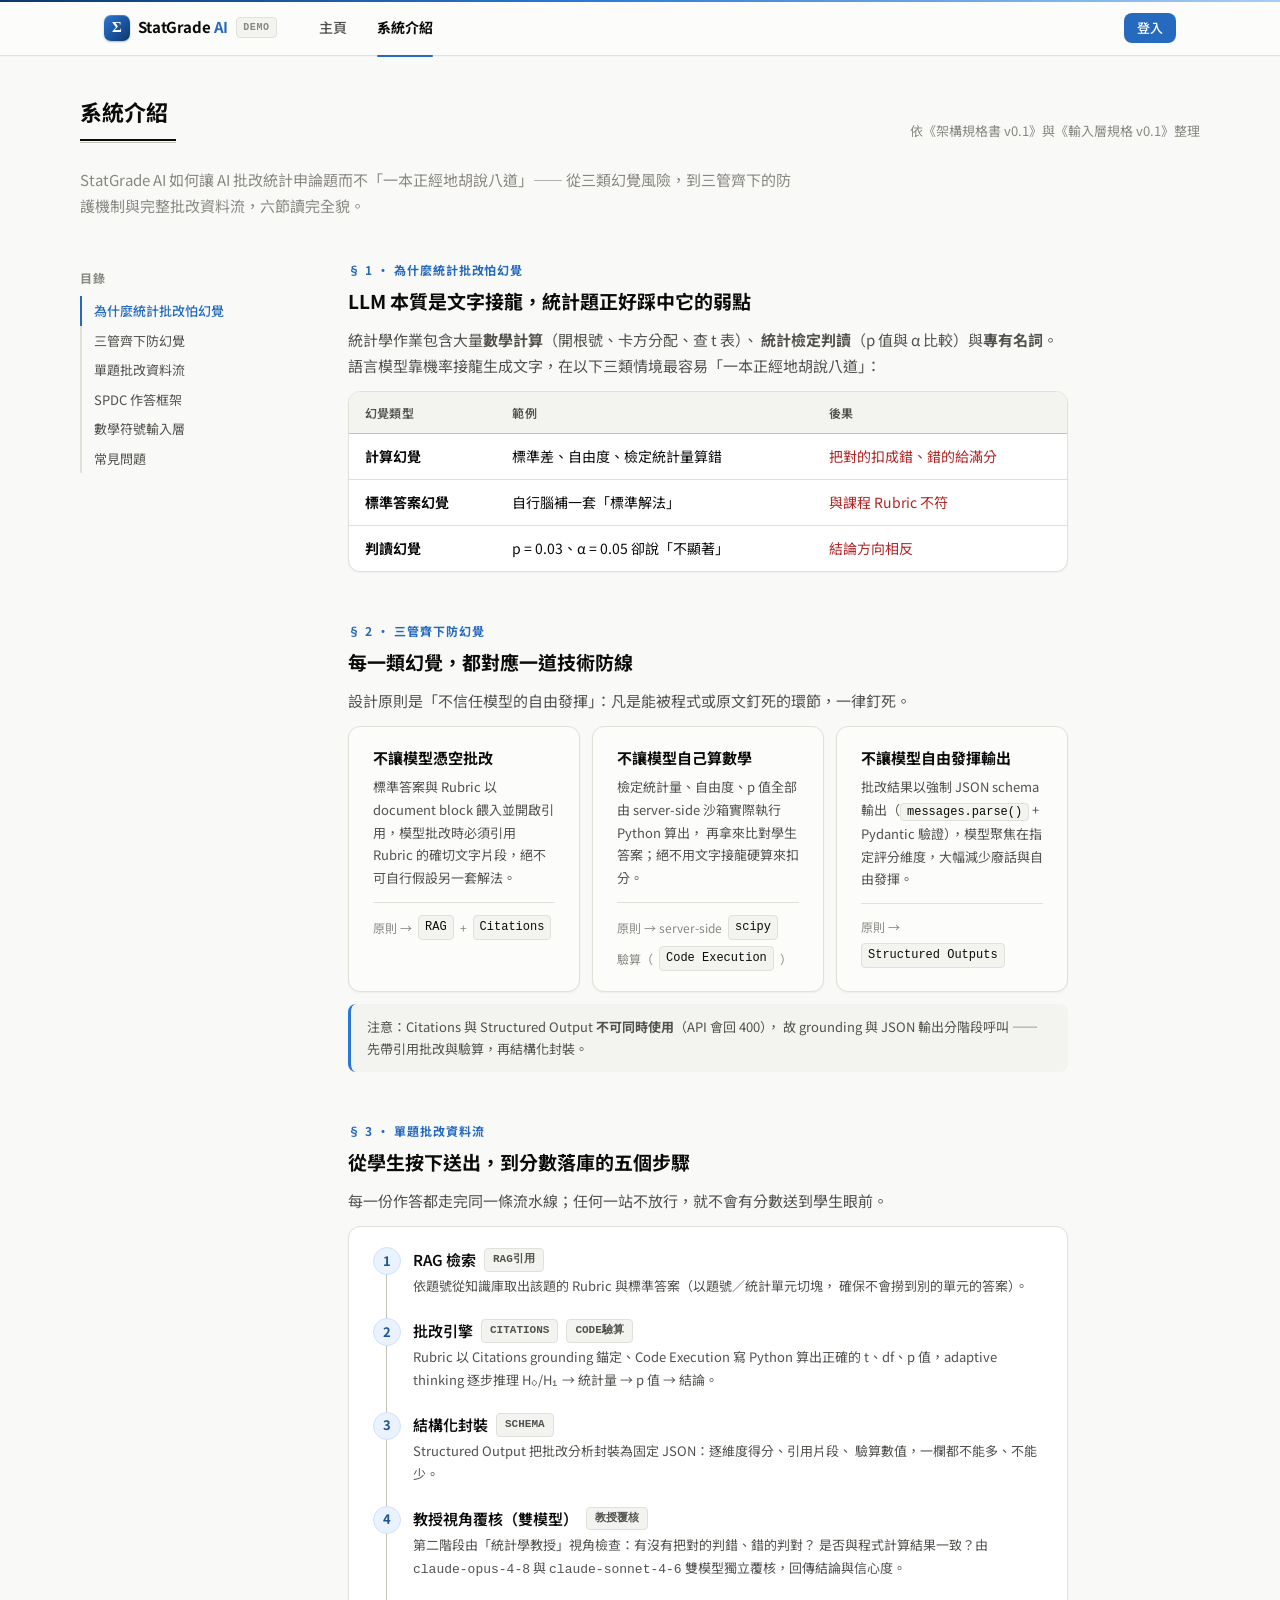
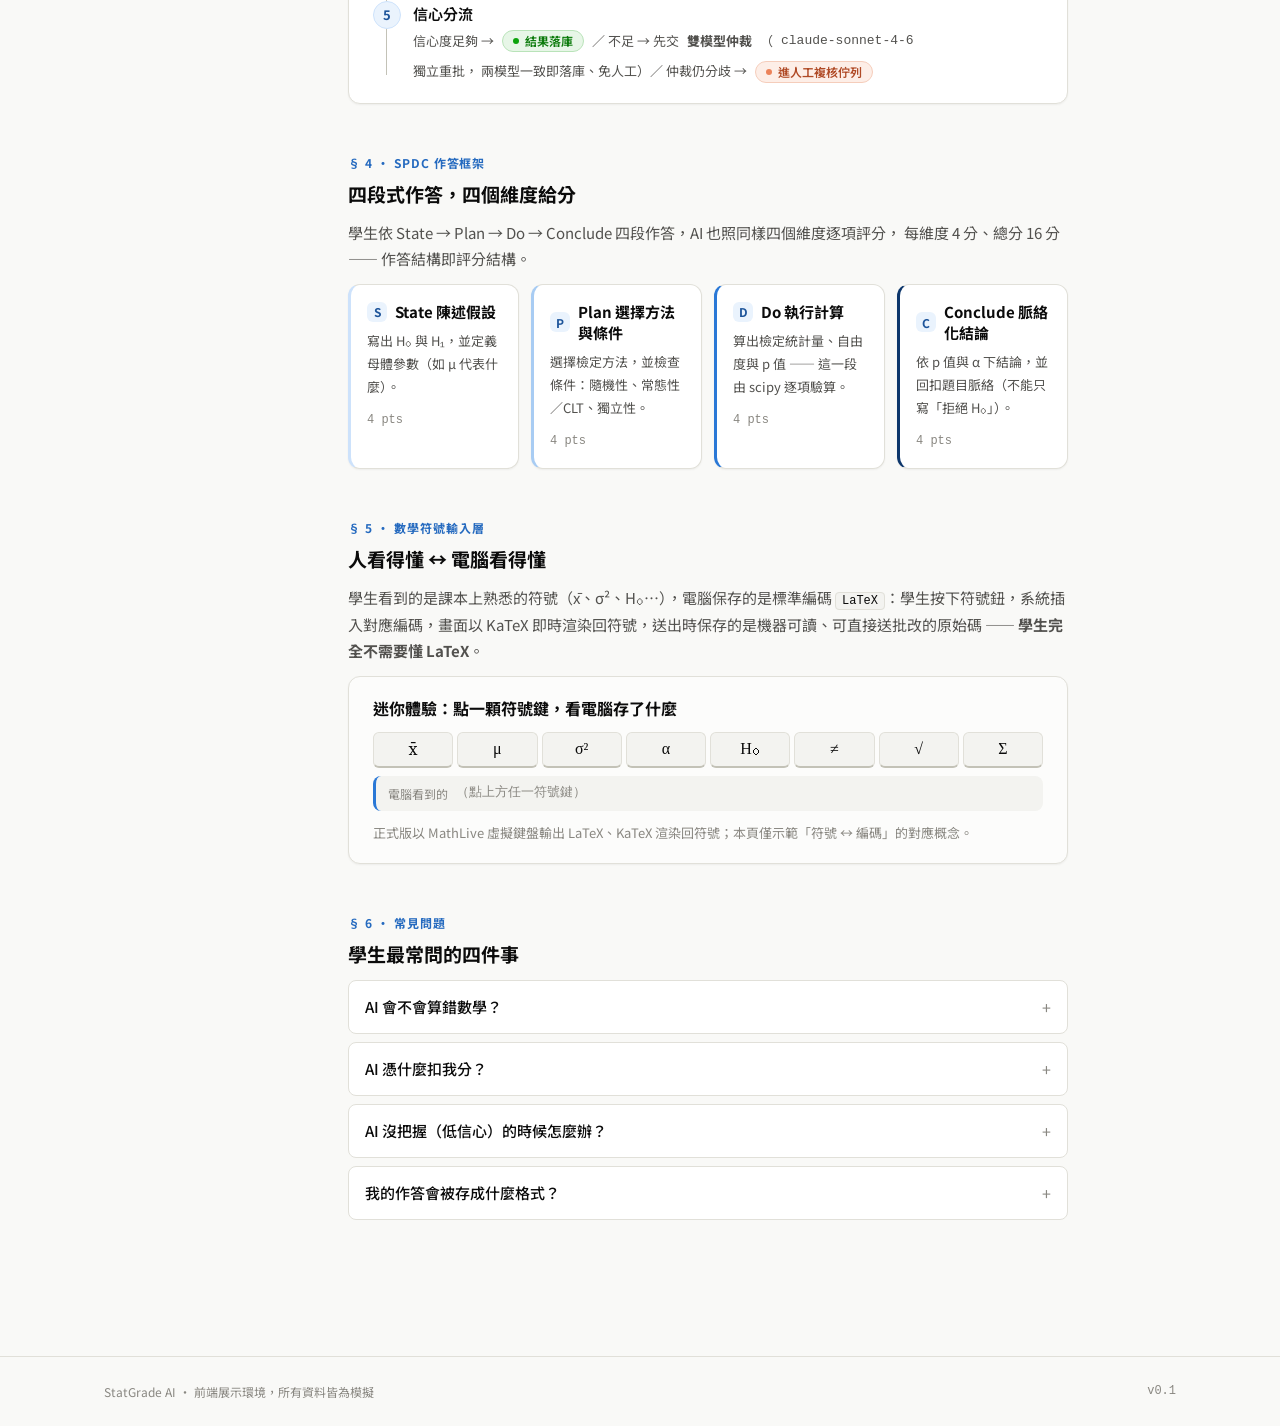
<file: intro.html>
<!DOCTYPE html>
<html lang="zh-TW">
<head>
  <meta charset="UTF-8">
  <meta name="viewport" content="width=device-width, initial-scale=1.0">
  <title>系統介紹 — StatGrade AI</title>
  <link rel="preconnect" href="https://fonts.googleapis.com">
  <link rel="preconnect" href="https://fonts.gstatic.com" crossorigin>
  <link href="https://fonts.googleapis.com/css2?family=Noto+Sans+TC:wght@400;500;700&display=swap" rel="stylesheet">
  <link rel="stylesheet" href="assets/css/styles.css">
  <style>
    /* 版面：左 sticky 目錄 + 右閱讀主欄 */
    .intro-layout {
      display: grid;
      grid-template-columns: 220px minmax(0, 1fr);
      gap: var(--sp-12);
      align-items: start;
    }
    .intro-main { max-width: var(--shell-read); }
    .toc {
      position: sticky;
      top: 80px;
      padding-top: var(--sp-2);
    }
    .toc__label {
      font-size: 12px;
      font-weight: 700;
      letter-spacing: .08em;
      color: var(--ink-3);
      margin-bottom: var(--sp-2);
    }
    .toc__link {
      display: block;
      font-size: 13px;
      line-height: 1.5;
      color: var(--ink-2);
      padding: 5px 0 5px var(--sp-3);
      border-left: 2px solid var(--line);
    }
    .toc__link:hover { color: var(--ink); text-decoration: none; }
    .toc__link.is-active {
      color: var(--brand-600);
      font-weight: 500;
      border-left-color: var(--brand-600);
    }
    @media (max-width: 1023px) {
      .intro-layout { grid-template-columns: 1fr; }
      .toc { display: none; }
    }

    /* 章節 */
    .sec { margin-bottom: var(--sp-12); scroll-margin-top: 76px; }
    .sec h2 { font-size: 19px; font-weight: 700; margin-bottom: var(--sp-3); }
    .sec > p { color: var(--ink-2); }

    /* §1 後果欄 */
    .td-crit { color: var(--crit-ink); }

    /* §2 原則卡 */
    .guard-grid { display: grid; grid-template-columns: repeat(3, 1fr); gap: var(--sp-3); }
    .guard-grid h3 { font-size: 15px; margin-bottom: var(--sp-2); }
    .guard-grid p { font-size: 13px; color: var(--ink-2); }
    .guard__map {
      display: flex;
      align-items: center;
      flex-wrap: wrap;
      gap: 6px;
      font-size: 12px;
      color: var(--ink-3);
      margin-top: var(--sp-3);
      padding-top: var(--sp-3);
      border-top: 1px solid var(--line);
    }
    .ic {
      font-family: var(--font-mono);
      font-size: 12px;
      color: var(--ink);
      background: var(--inset);
      border: 1px solid var(--line);
      border-radius: var(--r-xs);
      padding: 1px 6px;
      white-space: nowrap;
    }

    /* §3 timeline 步驟名旁掛 pchip */
    .timeline__title { display: flex; align-items: center; gap: var(--sp-2); flex-wrap: wrap; }

    /* §4 SPDC 卡 */
    .spdc-grid { display: grid; grid-template-columns: repeat(4, 1fr); gap: var(--sp-3); }
    .spdc-grid .card { padding: var(--sp-4); }
    .spdc-grid__head { display: flex; align-items: center; gap: var(--sp-2); margin-bottom: var(--sp-2); }
    .spdc-grid__head h3 { font-size: 15px; }
    .spdc-grid p { font-size: 13px; color: var(--ink-2); }
    .spdc-grid__pts {
      font-family: var(--font-mono);
      font-size: 12px;
      color: var(--ink-3);
      margin-top: var(--sp-2);
    }
    @media (max-width: 960px) {
      .guard-grid, .spdc-grid { grid-template-columns: 1fr; }
    }

    /* §5 迷你 demo 的符號鍵列 */
    .sym-demo-grid { grid-template-columns: repeat(8, 1fr); }
    @media (max-width: 720px) { .sym-demo-grid { grid-template-columns: repeat(4, 1fr); } }
  </style>
</head>
<body>
  <header class="nav">
    <div class="nav__shell">
      <a class="nav__brand" href="index.html">
        <span class="nav__mark">Σ</span>
        <span class="nav__wordmark">StatGrade <b>AI</b></span>
        <span class="nav__demo-chip">DEMO</span>
      </a>
      <nav class="nav__links" id="navLinks"></nav>
      <div class="nav__auth" id="navAuth"></div>
      <button class="nav__toggle" aria-label="選單" hidden>☰</button>
    </div>
  </header>

  <main>
    <div class="shell page">
      <div class="page-head">
        <div>
          <h1>系統介紹</h1>
          <div class="rule-double"></div>
        </div>
        <div class="page-head__meta">依《架構規格書 v0.1》與《輸入層規格 v0.1》整理</div>
      </div>
      <p class="muted" style="max-width: var(--shell-read); margin-bottom: var(--sp-10);">
        StatGrade AI 如何讓 AI 批改統計申論題而不「一本正經地胡說八道」——
        從三類幻覺風險，到三管齊下的防護機制與完整批改資料流，六節讀完全貌。
      </p>

      <div class="intro-layout">
        <!-- 左側 sticky 目錄（<1024px 隱藏） -->
        <aside class="toc" aria-label="本頁目錄">
          <div class="toc__label">目錄</div>
          <a class="toc__link" href="#s1">為什麼統計批改怕幻覺</a>
          <a class="toc__link" href="#s2">三管齊下防幻覺</a>
          <a class="toc__link" href="#s3">單題批改資料流</a>
          <a class="toc__link" href="#s4">SPDC 作答框架</a>
          <a class="toc__link" href="#s5">數學符號輸入層</a>
          <a class="toc__link" href="#s6">常見問題</a>
        </aside>

        <!-- 右主欄 -->
        <article class="intro-main">

          <!-- §1 -->
          <section class="sec" id="s1">
            <span class="eyebrow eyebrow--brand">§ 1 · 為什麼統計批改怕幻覺</span>
            <h2>LLM 本質是文字接龍，統計題正好踩中它的弱點</h2>
            <p>
              統計學作業包含大量<strong>數學計算</strong>（開根號、卡方分配、查 t 表）、
              <strong>統計檢定判讀</strong>（p 值與 α 比較）與<strong>專有名詞</strong>。
              語言模型靠機率接龍生成文字，在以下三類情境最容易「一本正經地胡說八道」：
            </p>
            <div class="card card--flush">
              <div class="table-scroll">
                <table class="table">
                  <thead>
                    <tr>
                      <th>幻覺類型</th>
                      <th>範例</th>
                      <th>後果</th>
                    </tr>
                  </thead>
                  <tbody>
                    <tr>
                      <td><strong>計算幻覺</strong></td>
                      <td>標準差、自由度、檢定統計量算錯</td>
                      <td class="td-crit">把對的扣成錯、錯的給滿分</td>
                    </tr>
                    <tr>
                      <td><strong>標準答案幻覺</strong></td>
                      <td>自行腦補一套「標準解法」</td>
                      <td class="td-crit">與課程 Rubric 不符</td>
                    </tr>
                    <tr>
                      <td><strong>判讀幻覺</strong></td>
                      <td>p = 0.03、α = 0.05 卻說「不顯著」</td>
                      <td class="td-crit">結論方向相反</td>
                    </tr>
                  </tbody>
                </table>
              </div>
            </div>
          </section>

          <!-- §2 -->
          <section class="sec" id="s2">
            <span class="eyebrow eyebrow--brand">§ 2 · 三管齊下防幻覺</span>
            <h2>每一類幻覺，都對應一道技術防線</h2>
            <p>設計原則是「不信任模型的自由發揮」：凡是能被程式或原文釘死的環節，一律釘死。</p>
            <div class="guard-grid">
              <article class="card card--soft">
                <h3>不讓模型憑空批改</h3>
                <p>
                  標準答案與 Rubric 以 document block 餵入並開啟引用，模型批改時必須引用
                  Rubric 的確切文字片段，絕不可自行假設另一套解法。
                </p>
                <div class="guard__map">原則 → <span class="ic">RAG</span> + <span class="ic">Citations</span></div>
              </article>
              <article class="card card--soft">
                <h3>不讓模型自己算數學</h3>
                <p>
                  檢定統計量、自由度、p 值全部由 server-side 沙箱實際執行 Python 算出，
                  再拿來比對學生答案；絕不用文字接龍硬算來扣分。
                </p>
                <div class="guard__map">原則 → server-side <span class="ic">scipy</span> 驗算（<span class="ic">Code Execution</span>）</div>
              </article>
              <article class="card card--soft">
                <h3>不讓模型自由發揮輸出</h3>
                <p>
                  批改結果以強制 JSON schema 輸出（<span class="ic">messages.parse()</span> +
                  Pydantic 驗證），模型聚焦在指定評分維度，大幅減少廢話與自由發揮。
                </p>
                <div class="guard__map">原則 → <span class="ic">Structured Outputs</span></div>
              </article>
            </div>
            <div class="callout">
              注意：Citations 與 Structured Output <strong>不可同時使用</strong>（API 會回 400），
              故 grounding 與 JSON 輸出分階段呼叫 —— 先帶引用批改與驗算，再結構化封裝。
            </div>
          </section>

          <!-- §3 -->
          <section class="sec" id="s3">
            <span class="eyebrow eyebrow--brand">§ 3 · 單題批改資料流</span>
            <h2>從學生按下送出，到分數落庫的五個步驟</h2>
            <p>每一份作答都走完同一條流水線；任何一站不放行，就不會有分數送到學生眼前。</p>
            <div class="card">
              <ol class="timeline">
                <li>
                  <span class="timeline__num">1</span>
                  <div class="timeline__title">RAG 檢索 <span class="pchip">RAG引用</span></div>
                  <div class="timeline__desc">
                    依題號從知識庫取出該題的 Rubric 與標準答案（以題號／統計單元切塊，
                    確保不會撈到別的單元的答案）。
                  </div>
                </li>
                <li>
                  <span class="timeline__num">2</span>
                  <div class="timeline__title">批改引擎 <span class="pchip">CITATIONS</span> <span class="pchip">CODE驗算</span></div>
                  <div class="timeline__desc">
                    Rubric 以 Citations grounding 錨定、Code Execution 寫 Python 算出正確的
                    t、df、p 值，adaptive thinking 逐步推理 H₀/H₁ → 統計量 → p 值 → 結論。
                  </div>
                </li>
                <li>
                  <span class="timeline__num">3</span>
                  <div class="timeline__title">結構化封裝 <span class="pchip">SCHEMA</span></div>
                  <div class="timeline__desc">
                    Structured Output 把批改分析封裝為固定 JSON：逐維度得分、引用片段、
                    驗算數值，一欄都不能多、不能少。
                  </div>
                </li>
                <li>
                  <span class="timeline__num">4</span>
                  <div class="timeline__title">教授視角覆核（雙模型） <span class="pchip">教授覆核</span></div>
                  <div class="timeline__desc">
                    第二階段由「統計學教授」視角檢查：有沒有把對的判錯、錯的判對？
                    是否與程式計算結果一致？由 <span class="mono">claude-opus-4-8</span> 與
                    <span class="mono">claude-sonnet-4-6</span> 雙模型獨立覆核，回傳結論與信心度。
                  </div>
                </li>
                <li>
                  <span class="timeline__num">5</span>
                  <div class="timeline__title">信心分流</div>
                  <div class="timeline__desc" style="display: flex; align-items: center; gap: var(--sp-2); flex-wrap: wrap;">
                    信心度足夠 → <span class="chip chip--ok"><span class="chip__dot"></span>結果落庫</span>
                    ／ 不足 → 先交<strong>雙模型仲裁</strong>（<span class="mono">claude-sonnet-4-6</span> 獨立重批，
                    兩模型一致即落庫、免人工）／ 仲裁仍分歧 →
                    <span class="chip chip--serious"><span class="chip__dot"></span>進人工複核佇列</span>
                  </div>
                </li>
              </ol>
            </div>
          </section>

          <!-- §4 -->
          <section class="sec" id="s4">
            <span class="eyebrow eyebrow--brand">§ 4 · SPDC 作答框架</span>
            <h2>四段式作答，四個維度給分</h2>
            <p>
              學生依 State → Plan → Do → Conclude 四段作答，AI 也照同樣四個維度逐項評分，
              每維度 4 分、總分 16 分 —— 作答結構即評分結構。
            </p>
            <div class="spdc-grid">
              <article class="card spdc-card spdc-card--s">
                <div class="spdc-grid__head"><span class="spdc-mono">S</span><h3>State 陳述假設</h3></div>
                <p>寫出 H₀ 與 H₁，並定義母體參數（如 μ 代表什麼）。</p>
                <div class="spdc-grid__pts">4 pts</div>
              </article>
              <article class="card spdc-card spdc-card--p">
                <div class="spdc-grid__head"><span class="spdc-mono">P</span><h3>Plan 選擇方法與條件</h3></div>
                <p>選擇檢定方法，並檢查條件：隨機性、常態性／CLT、獨立性。</p>
                <div class="spdc-grid__pts">4 pts</div>
              </article>
              <article class="card spdc-card spdc-card--d">
                <div class="spdc-grid__head"><span class="spdc-mono">D</span><h3>Do 執行計算</h3></div>
                <p>算出檢定統計量、自由度與 p 值 —— 這一段由 scipy 逐項驗算。</p>
                <div class="spdc-grid__pts">4 pts</div>
              </article>
              <article class="card spdc-card spdc-card--c">
                <div class="spdc-grid__head"><span class="spdc-mono">C</span><h3>Conclude 脈絡化結論</h3></div>
                <p>依 p 值與 α 下結論，並回扣題目脈絡（不能只寫「拒絕 H₀」）。</p>
                <div class="spdc-grid__pts">4 pts</div>
              </article>
            </div>
          </section>

          <!-- §5 -->
          <section class="sec" id="s5">
            <span class="eyebrow eyebrow--brand">§ 5 · 數學符號輸入層</span>
            <h2>人看得懂 ↔ 電腦看得懂</h2>
            <p>
              學生看到的是課本上熟悉的符號（x̄、σ²、H₀…），電腦保存的是標準編碼
              <span class="ic">LaTeX</span>：學生按下符號鈕，系統插入對應編碼，畫面以 KaTeX
              即時渲染回符號，送出時保存的是機器可讀、可直接送批改的原始碼 ——
              <strong>學生完全不需要懂 LaTeX</strong>。
            </p>
            <div class="card card--soft">
              <div class="card__head">
                <h3>迷你體驗：點一顆符號鍵，看電腦存了什麼</h3>
              </div>
              <div class="sym-panel">
                <div class="sym-panel__grid sym-demo-grid" role="group" aria-label="符號鍵示範">
                  <button class="sym-key" type="button" data-latex="\bar{x}">x̄</button>
                  <button class="sym-key" type="button" data-latex="\mu">μ</button>
                  <button class="sym-key" type="button" data-latex="\sigma^2">σ²</button>
                  <button class="sym-key" type="button" data-latex="\alpha">α</button>
                  <button class="sym-key" type="button" data-latex="H_0">H₀</button>
                  <button class="sym-key" type="button" data-latex="\neq">≠</button>
                  <button class="sym-key" type="button" data-latex="\sqrt{\ }">√</button>
                  <button class="sym-key" type="button" data-latex="\sum">Σ</button>
                </div>
                <div class="sym-panel__preview" id="symPreview">
                  <span class="sym-panel__preview-tag">電腦看到的</span>
                  <span id="symLatex" class="muted">（點上方任一符號鍵）</span>
                </div>
              </div>
              <p class="text-sm muted" style="margin-top: var(--sp-2);">
                正式版以 MathLive 虛擬鍵盤輸出 LaTeX、KaTeX 渲染回符號；本頁僅示範「符號 ↔ 編碼」的對應概念。
              </p>
            </div>
          </section>

          <!-- §6 -->
          <section class="sec" id="s6" style="margin-bottom: 0;">
            <span class="eyebrow eyebrow--brand">§ 6 · 常見問題</span>
            <h2>學生最常問的四件事</h2>
            <details class="acc">
              <summary>AI 會不會算錯數學？</summary>
              <div class="acc__body">
                不會用「文字接龍」的方式算。所有檢定統計量、自由度、p 值都由 Code Execution
                在沙箱裡以 scipy 實際執行算出，AI 只負責拿程式輸出去比對你的答案 ——
                數值判定一律以程式輸出為依據。
              </div>
            </details>
            <details class="acc">
              <summary>AI 憑什麼扣我分？</summary>
              <div class="acc__body">
                每一個扣分都必須引用 Rubric 原文的確切片段（Citations 錨定），
                你在批改結果裡看得到「這 1 分是依據評分標準哪一句扣的」。
                AI 被明確禁止自行發揮另一套標準解法。
              </div>
            </details>
            <details class="acc">
              <summary>AI 沒把握（低信心）的時候怎麼辦？</summary>
              <div class="acc__body">
                批改結果會經第二階段「教授視角」覆核並給出信心度；低於門檻或被標記「需修正」的案件，
                自動進入人工複核佇列，由授課教師親自裁定，不會讓沒把握的分數直接送到你手上。
              </div>
            </details>
            <details class="acc">
              <summary>我的作答會被存成什麼格式？</summary>
              <div class="acc__body">
                你按符號鈕輸入的數學式會轉成 LaTeX 保存 —— 一種機器可讀的標準編碼，
                能精準還原上下標、分數與希臘字母，之後可直接餵入批改引擎，也能隨時渲染回你熟悉的符號。
              </div>
            </details>
          </section>

        </article>
      </div>
    </div>
  </main>

  <footer class="footer">
    <div class="shell">
      <span>StatGrade AI · 前端展示環境，所有資料皆為模擬</span>
      <span class="mono">v0.1</span>
    </div>
  </footer>

  <script>
    (function () {
      // §5 符號鍵迷你 demo：點符號 → 顯示 LaTeX 原始碼
      var latexOut = document.getElementById('symLatex');
      var preview = document.getElementById('symPreview');
      document.querySelectorAll('.sym-key[data-latex]').forEach(function (btn) {
        btn.addEventListener('click', function () {
          latexOut.textContent = btn.getAttribute('data-latex');
          latexOut.classList.remove('muted');
          preview.classList.add('flash');
          setTimeout(function () { preview.classList.remove('flash'); }, 250);
        });
      });

      // 目錄 scroll-spy
      var links = document.querySelectorAll('.toc__link');
      var secs = Array.prototype.map.call(links, function (a) {
        return document.getElementById(a.getAttribute('href').slice(1));
      });
      function spy() {
        var idx = 0;
        for (var i = 0; i < secs.length; i++) {
          if (secs[i] && secs[i].getBoundingClientRect().top <= 120) idx = i;
        }
        links.forEach(function (a, i) { a.classList.toggle('is-active', i === idx); });
      }
      window.addEventListener('scroll', spy, { passive: true });
      spy();
    })();
  </script>
  <script src="assets/js/auth.js"></script>
</body>
</html>
</file>
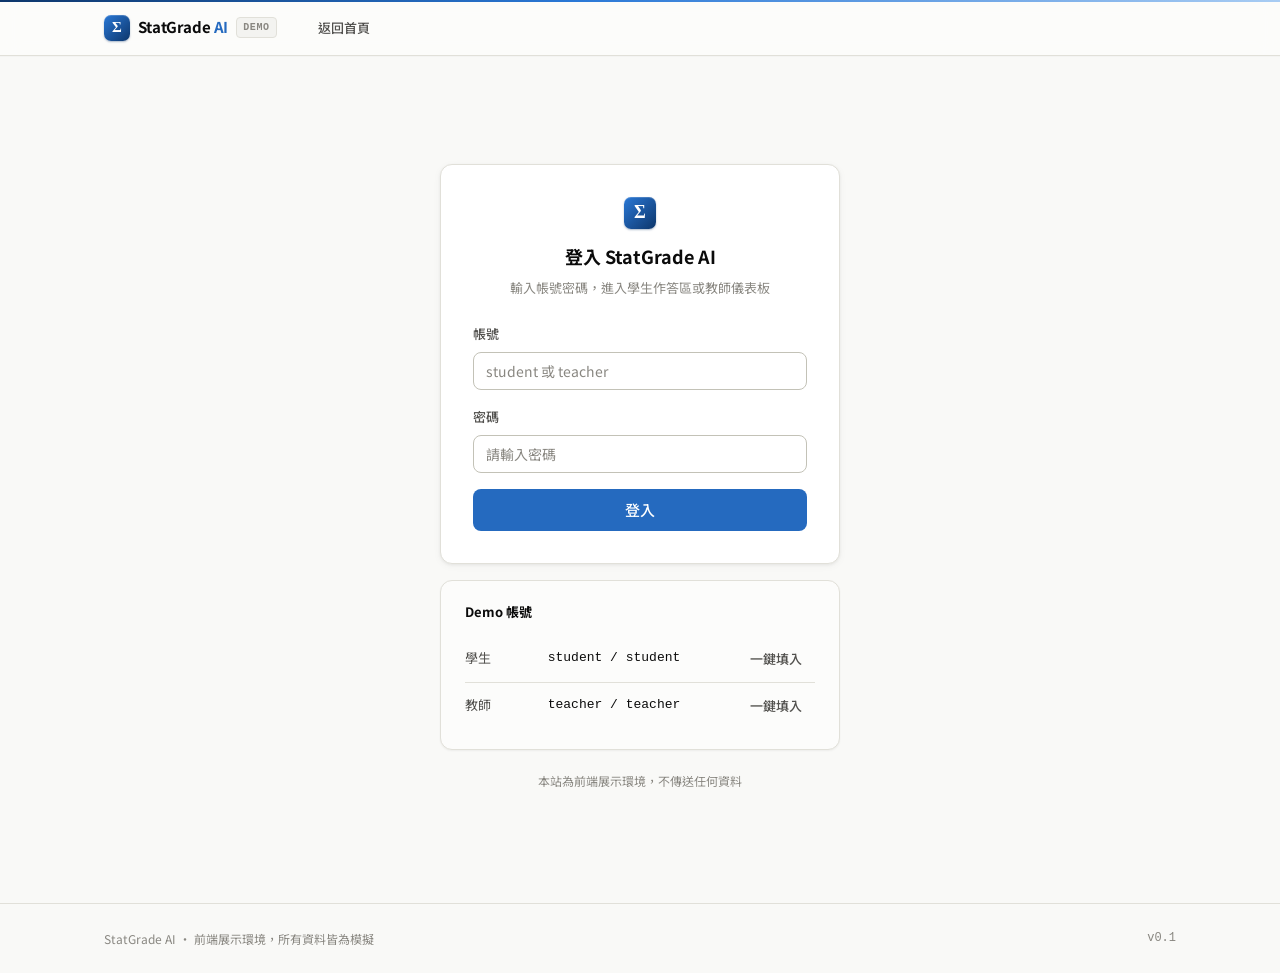
<file: login.html>
<!DOCTYPE html>
<html lang="zh-TW">
<head>
  <meta charset="UTF-8">
  <meta name="viewport" content="width=device-width, initial-scale=1.0">
  <title>登入 — StatGrade AI</title>
  <link rel="preconnect" href="https://fonts.googleapis.com">
  <link rel="preconnect" href="https://fonts.gstatic.com" crossorigin>
  <link href="https://fonts.googleapis.com/css2?family=Noto+Sans+TC:wght@400;500;700&display=swap" rel="stylesheet">
  <link rel="stylesheet" href="assets/css/styles.css">
  <style>
    .login-wrap {
      display: flex;
      flex-direction: column;
      align-items: center;
      padding: 12vh var(--sp-4) var(--sp-12);
    }
    .login-card {
      width: 100%;
      max-width: 400px;
      box-shadow: var(--sh-2);
      padding: var(--sp-8);
    }
    .login-card__head { text-align: center; margin-bottom: var(--sp-6); }
    .login-card__head .nav__mark {
      width: 32px; height: 32px;
      font-size: 18px;
      margin-bottom: var(--sp-3);
    }
    .login-card__title { font-size: 18px; font-weight: 700; }
    .login-card__sub { font-size: 13px; color: var(--ink-3); margin-top: var(--sp-1); }
    .login-error { margin-bottom: var(--sp-4); }
    .demo-card {
      width: 100%;
      max-width: 400px;
      margin-top: var(--sp-4);
    }
    .demo-card__title { font-size: 13px; font-weight: 700; margin-bottom: var(--sp-3); }
    .demo-row {
      display: flex;
      align-items: center;
      justify-content: space-between;
      gap: var(--sp-3);
      padding: var(--sp-2) 0;
    }
    .demo-row + .demo-row { border-top: 1px solid var(--line); }
    .demo-row__role { font-size: 13px; color: var(--ink-2); }
    .demo-row__cred { font-size: 13px; }
    .login-note {
      font-size: 12px;
      color: var(--ink-3);
      margin-top: var(--sp-5);
      text-align: center;
    }
  </style>
</head>
<body>
  <header class="nav">
    <div class="nav__shell">
      <a class="nav__brand" href="index.html">
        <span class="nav__mark">Σ</span>
        <span class="nav__wordmark">StatGrade <b>AI</b></span>
        <span class="nav__demo-chip">DEMO</span>
      </a>
      <a class="btn btn--ghost btn--sm" href="index.html">返回首頁</a>
    </div>
  </header>

  <main>
    <div class="login-wrap">
      <div class="card login-card">
        <div class="login-card__head">
          <span class="nav__mark">Σ</span>
          <div class="login-card__title">登入 StatGrade AI</div>
          <p class="login-card__sub">輸入帳號密碼，進入學生作答區或教師儀表板</p>
        </div>

        <div class="callout callout--crit login-error" id="loginError" hidden>
          帳號或密碼錯誤，請重新輸入。
        </div>

        <form id="loginForm" novalidate>
          <div class="field">
            <label for="loginUser">帳號</label>
            <input type="text" id="loginUser" name="username" autocomplete="username" placeholder="student 或 teacher">
          </div>
          <div class="field">
            <label for="loginPass">密碼</label>
            <input type="password" id="loginPass" name="password" autocomplete="current-password" placeholder="請輸入密碼">
          </div>
          <button type="submit" class="btn btn--primary btn--lg btn--block">登入</button>
        </form>
      </div>

      <div class="card card--soft demo-card">
        <div class="demo-card__title">Demo 帳號</div>
        <div class="demo-row">
          <span class="demo-row__role">學生</span>
          <span class="demo-row__cred mono">student / student</span>
          <button type="button" class="btn btn--ghost btn--sm" data-fill="student">一鍵填入</button>
        </div>
        <div class="demo-row">
          <span class="demo-row__role">教師</span>
          <span class="demo-row__cred mono">teacher / teacher</span>
          <button type="button" class="btn btn--ghost btn--sm" data-fill="teacher">一鍵填入</button>
        </div>
      </div>

      <p class="login-note">本站為前端展示環境，不傳送任何資料</p>
    </div>
  </main>

  <footer class="footer">
    <div class="shell">
      <span>StatGrade AI · 前端展示環境，所有資料皆為模擬</span>
      <span class="mono">v0.1</span>
    </div>
  </footer>

  <script>
    (function () {
      var HOME = { student: 'student.html', teacher: 'teacher.html' };
      var ACCOUNTS = {
        student: { pass: 'student', role: 'student', name: '陳小涵' },
        teacher: { pass: 'teacher', role: 'teacher', name: '朱珊瑩' }
      };

      // 已登入 → 直接導向對應角色頁
      var existingRole = localStorage.getItem('authRole');
      if (existingRole && HOME[existingRole]) {
        window.location.replace(HOME[existingRole]);
        return;
      }

      var form = document.getElementById('loginForm');
      var userInput = document.getElementById('loginUser');
      var passInput = document.getElementById('loginPass');
      var errorBox = document.getElementById('loginError');

      // Demo 帳號一鍵填入
      var fillBtns = document.querySelectorAll('[data-fill]');
      for (var i = 0; i < fillBtns.length; i++) {
        fillBtns[i].addEventListener('click', function () {
          var acct = this.getAttribute('data-fill');
          userInput.value = acct;
          passInput.value = ACCOUNTS[acct].pass;
          errorBox.hidden = true;
          userInput.focus();
        });
      }

      form.addEventListener('submit', function (e) {
        e.preventDefault();
        var u = userInput.value.trim();
        var p = passInput.value;
        var acct = ACCOUNTS[u];
        if (!acct || acct.pass !== p) {
          errorBox.hidden = false;
          return;
        }
        localStorage.setItem('authRole', acct.role);
        localStorage.setItem('authUser', u);
        localStorage.setItem('authName', acct.name);

        var redirect = new URLSearchParams(location.search).get('redirect');
        var dest = HOME[acct.role];
        if (redirect === acct.role && HOME[redirect]) {
          dest = HOME[redirect];
        }
        window.location.href = dest;
      });
    })();
  </script>
  <script src="assets/js/auth.js"></script>
</body>
</html>
</file>
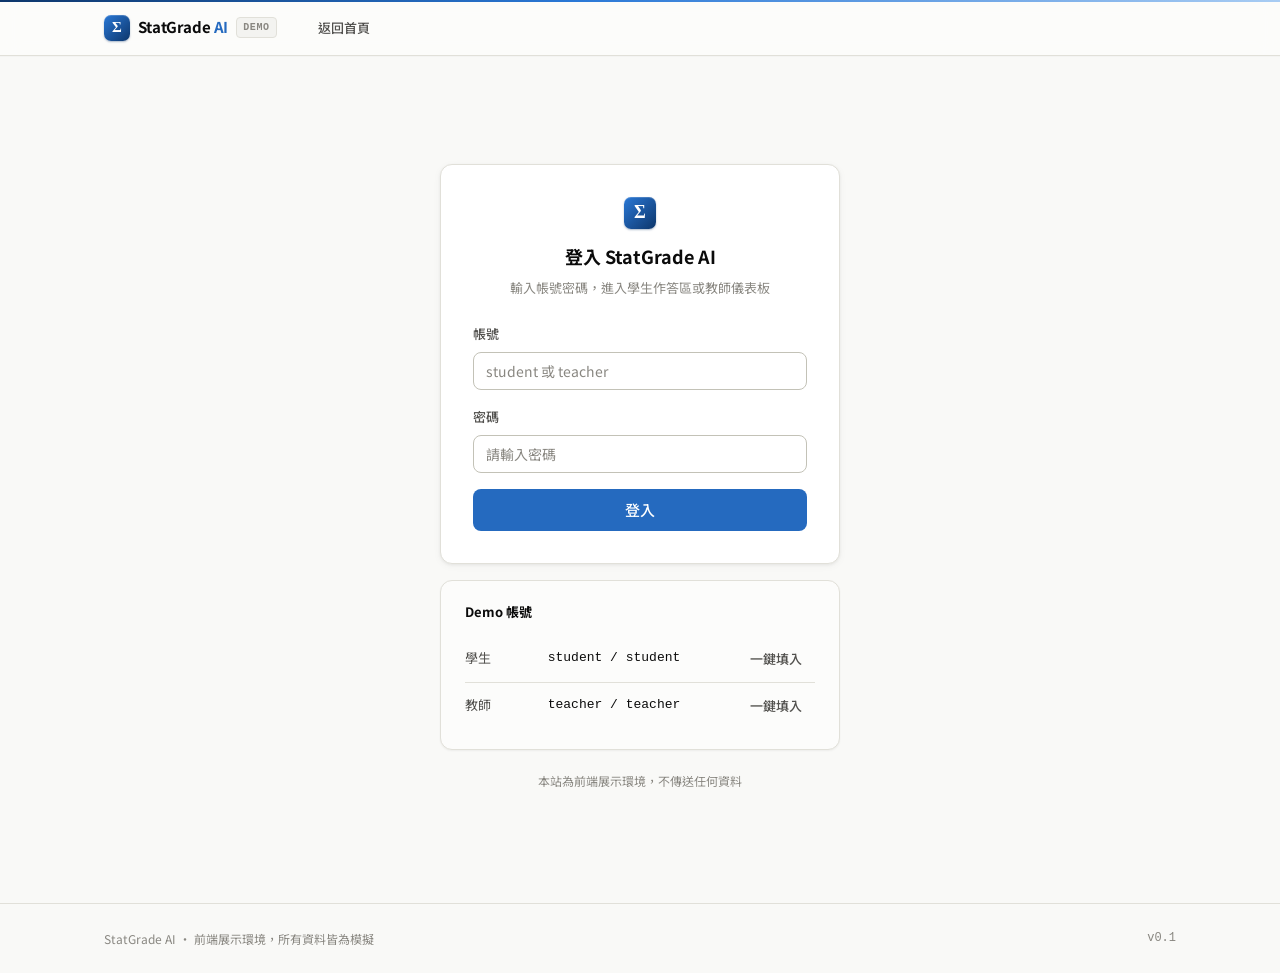
<file: profile.html>
<!DOCTYPE html>
<html lang="zh-TW">
<head>
  <meta charset="UTF-8">
  <meta name="viewport" content="width=device-width, initial-scale=1.0">
  <title>個人資料 — StatGrade AI</title>
  <link rel="preconnect" href="https://fonts.googleapis.com">
  <link rel="preconnect" href="https://fonts.gstatic.com" crossorigin>
  <link href="https://fonts.googleapis.com/css2?family=Noto+Sans+TC:wght@400;500;700&display=swap" rel="stylesheet">
  <link rel="stylesheet" href="assets/css/styles.css">
  <style>
    .profile-col {
      max-width: 640px;
      margin: 0 auto;
      display: grid;
      gap: var(--sp-4);
    }
    /* 身分卡 */
    .idcard { display: flex; align-items: center; gap: var(--sp-5); }
    .idcard__avatar {
      width: 72px;
      height: 72px;
      border-radius: 50%;
      flex-shrink: 0;
      display: flex;
      align-items: center;
      justify-content: center;
      font-size: 24px;
      font-weight: 700;
      background: var(--brand-50);
      color: var(--brand-700);
    }
    .idcard__avatar--teacher { background: var(--review-tint); color: var(--review); }
    .idcard__name-row { display: flex; align-items: center; gap: var(--sp-3); flex-wrap: wrap; }
    .idcard__name { font-size: 18px; font-weight: 700; }
    .idcard__email { font-size: 13px; color: var(--ink-3); margin-top: var(--sp-1); }
    .idcard__id { font-size: 13px; color: var(--ink-2); margin-top: 2px; }
    /* 基本資料定義列表 */
    .info-dl { margin: 0; }
    .info-dl > div {
      display: grid;
      grid-template-columns: 160px 1fr;
      align-items: center;
      min-height: 48px;
      border-bottom: 1px solid var(--line);
    }
    .info-dl > div:last-child { border-bottom: 0; }
    .info-dl dt { font-size: 13px; color: var(--ink-3); }
    .info-dl dd { margin: 0; font-size: 15px; color: var(--ink); }
    /* 統計卡三欄 */
    .profile-stats.stat-row { grid-template-columns: repeat(3, 1fr); }
    .account-note {
      font-size: 12px;
      color: var(--ink-3);
      margin: var(--sp-3) 0 0;
      text-align: center;
    }
    @media (max-width: 720px) {
      .idcard { flex-direction: column; align-items: flex-start; }
      .info-dl > div { grid-template-columns: 1fr; padding: var(--sp-2) 0; align-items: start; }
      .profile-stats.stat-row { grid-template-columns: 1fr; }
      .profile-stats .stat:not(:first-child) { border-left: 0; border-top: 1px solid var(--line); padding-top: var(--sp-3); }
    }
  </style>
</head>
<body>
  <header class="nav">
    <div class="nav__shell">
      <a class="nav__brand" href="index.html">
        <span class="nav__mark">Σ</span>
        <span class="nav__wordmark">StatGrade <b>AI</b></span>
        <span class="nav__demo-chip">DEMO</span>
      </a>
      <nav class="nav__links" id="navLinks"></nav>
      <div class="nav__auth" id="navAuth"></div>
      <button class="nav__toggle" aria-label="選單" hidden>☰</button>
    </div>
  </header>

  <main>
    <div class="shell">
      <div class="page">
        <div class="profile-col">
          <div class="page-head" style="margin-bottom: 0;">
            <div>
              <h1>個人資料</h1>
              <div class="rule-double"></div>
            </div>
          </div>

          <!-- (1) 身分卡 -->
          <section class="card idcard" aria-label="身分">
            <div class="idcard__avatar" id="avatar"></div>
            <div>
              <div class="idcard__name-row">
                <span class="idcard__name" id="pName"></span>
                <span class="chip" id="pRoleChip"></span>
              </div>
              <div class="idcard__email" id="pEmail"></div>
              <div class="idcard__id mono" id="pIdTop"></div>
            </div>
          </section>

          <!-- (2) 基本資料卡 -->
          <section class="card" aria-label="基本資料">
            <div class="card__head"><h3>基本資料</h3></div>
            <dl class="info-dl">
              <div><dt>姓名</dt><dd id="dName"></dd></div>
              <div><dt id="dIdLabel">學號</dt><dd class="mono" id="dId"></dd></div>
              <div><dt>系所</dt><dd id="dDept"></dd></div>
              <div><dt>Email</dt><dd id="dEmail"></dd></div>
              <div><dt>註冊日期</dt><dd class="mono">2026-02-17</dd></div>
            </dl>
          </section>

          <!-- (3) 角色感知統計卡 -->
          <section class="card card--flush" aria-label="本學期活動">
            <div class="card__head"><h3>本學期活動</h3></div>
            <div class="stat-row profile-stats" id="statRow" style="padding: var(--sp-4) 0;"></div>
          </section>

          <!-- (4) 帳號卡 -->
          <section class="card" aria-label="帳號">
            <div class="card__head"><h3>帳號</h3></div>
            <button class="btn btn--secondary btn--block" type="button" onclick="window.sgLogout()">登出</button>
            <p class="account-note">Demo 帳號資料僅存於瀏覽器 localStorage</p>
          </section>
        </div>
      </div>
    </div>
  </main>

  <footer class="footer">
    <div class="shell">
      <span>StatGrade AI · 前端展示環境，所有資料皆為模擬</span>
      <span class="mono">v0.1</span>
    </div>
  </footer>

  <script src="assets/js/db.js"></script>
  <script>
    (function () {
      var role = localStorage.getItem('authRole');
      if (!role) { window.location.href = 'login.html'; return; }

      /* 學生（陳小涵）的提交數與平均分由模擬資料庫即時計算 */
      var myRecords = [];
      try {
        myRecords = SGDB.all().filter(function (r) { return r.sid === '113408515' && r.score !== null; });
      } catch (e) { /* db.js 未載入時退回靜態值 */ }
      var subCount = myRecords.length || 1;

      var PROFILES = {
        student: {
          name: '陳小涵',
          initial: '陳',
          avatarClass: '',
          chipClass: 'chip--role-student',
          chipText: '學生',
          idLabel: '學號',
          id: '113408515',
          dept: '財務金融學系（NCUFN）',
          email: 'student@demo.statgrade.tw',
          stats: [
            { label: '已提交', value: String(subCount), unit: '份', meta: '含卡方獨立性檢定 FRQ' },
            { label: '平均分數', value: '20', unit: '/ 20', meta: '共 ' + subCount + ' 份已批改' },
            { label: '英文寫作', value: '18', unit: '/ 20', meta: 'CEFR B2 · 學術寫作回饋' }
          ]
        },
        teacher: {
          name: '朱珊瑩',
          initial: '朱',
          avatarClass: 'idcard__avatar--teacher',
          chipClass: 'chip--role-teacher',
          chipText: '教師',
          idLabel: '教職編號',
          id: 'T90211',
          dept: '統計學系',
          email: 'teacher@demo.statgrade.tw',
          stats: [
            { label: '批改覆核', value: '34', unit: '件', meta: '本學期已覆核' },
            { label: '人工裁定', value: '6', unit: '件', meta: '低信心案件裁定' },
            { label: '平均裁定時間', value: '2.1', unit: 'h', meta: '進佇列至裁定完成' }
          ]
        }
      };
      var p = PROFILES[role] || PROFILES.student;
      document.getElementById('dDept').textContent = p.dept;

      var avatar = document.getElementById('avatar');
      avatar.textContent = p.initial;
      if (p.avatarClass) avatar.classList.add(p.avatarClass);

      document.getElementById('pName').textContent = p.name;
      var chip = document.getElementById('pRoleChip');
      chip.classList.add(p.chipClass);
      chip.textContent = p.chipText;
      document.getElementById('pEmail').textContent = p.email;
      document.getElementById('pIdTop').textContent = p.id;

      document.getElementById('dName').textContent = p.name;
      document.getElementById('dIdLabel').textContent = p.idLabel;
      document.getElementById('dId').textContent = p.id;
      document.getElementById('dEmail').textContent = p.email;

      document.getElementById('statRow').innerHTML = p.stats.map(function (s) {
        return '<div class="stat">' +
          '<div class="stat__label">' + s.label + '</div>' +
          '<div class="stat__value">' + s.value + (s.unit ? ' <small>' + s.unit + '</small>' : '') + '</div>' +
          '<div class="stat__meta">' + s.meta + '</div>' +
        '</div>';
      }).join('');
    })();
  </script>
  <script src="assets/js/auth.js"></script>
</body>
</html>
</file>
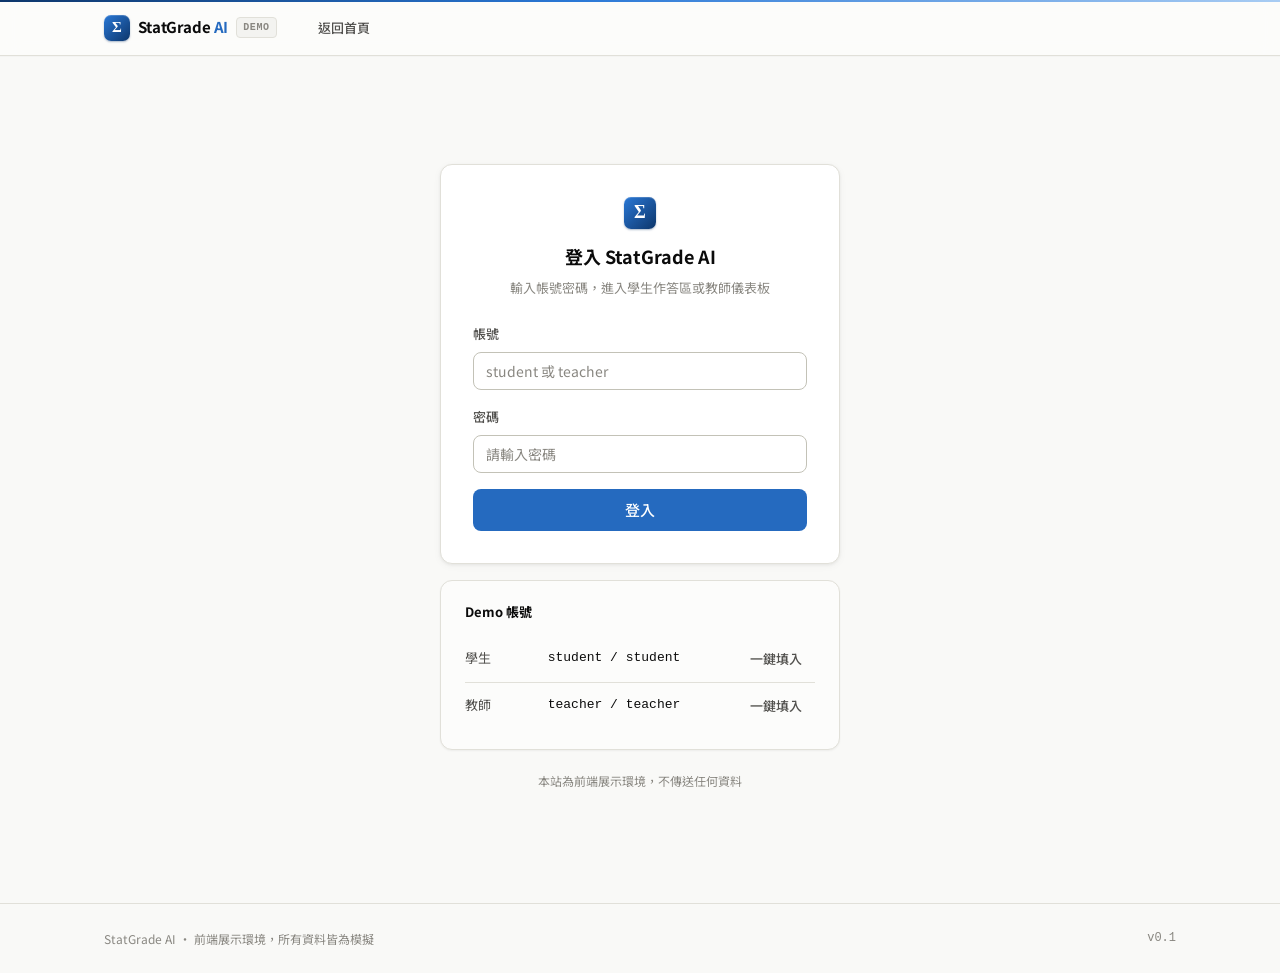
<file: student.html>
<!DOCTYPE html>
<html lang="zh-TW">
<head>
  <meta charset="UTF-8">
  <meta name="viewport" content="width=device-width, initial-scale=1.0">
  <title>作答區 — StatGrade AI</title>
  <link rel="preconnect" href="https://fonts.googleapis.com">
  <link rel="preconnect" href="https://fonts.gstatic.com" crossorigin>
  <link href="https://fonts.googleapis.com/css2?family=Noto+Sans+TC:wght@400;500;700&display=swap" rel="stylesheet">
  <link rel="stylesheet" href="assets/css/styles.css">
  <script>
    if (localStorage.getItem('authRole') !== 'student') {
      location.replace('login.html?redirect=student');
    }
  </script>
  <style>
    /* ── 版面 ── */
    .work-grid {
      display: grid;
      grid-template-columns: 58fr 42fr;
      gap: var(--sp-6);
      align-items: start;
    }
    .work-col > * + * { margin-top: var(--sp-4); }
    .result-aside {
      position: sticky;
      top: calc(var(--nav-h) + 20px);
      max-height: calc(100vh - var(--nav-h) - 40px);
      overflow-y: auto;
    }
    .result-aside > * + * { margin-top: var(--sp-4); }
    .page-head__meta .field { margin: 0; flex: 1 1 auto; min-width: 0; max-width: 340px; }
    .page-head__meta .field select { width: 100%; }
    .page-head__meta .chip { flex: none; font-family: var(--font-mono); }

    /* ── 題目：列聯表 ── */
    .exam-sheet table {
      width: 100%;
      border-collapse: collapse;
      margin-top: var(--sp-3);
      font-size: 14px;
    }
    .exam-sheet th, .exam-sheet td {
      border: 1px solid var(--line-strong);
      padding: 5px 10px;
      text-align: center;
    }
    .exam-sheet th { background: var(--inset); font-weight: 700; }

    /* ── 手寫檢視：真實掃描 / 模擬手寫 ── */
    .scan-tabs {
      display: flex;
      gap: var(--sp-1);
      border-bottom: 1px solid var(--line);
      margin-bottom: var(--sp-3);
    }
    .scan-tab {
      border: none;
      background: none;
      padding: 6px 12px;
      font-family: var(--font-ui);
      font-size: 13px;
      font-weight: 500;
      color: var(--ink-2);
      cursor: pointer;
      border-bottom: 2px solid transparent;
      margin-bottom: -1px;
    }
    .scan-tab:hover { color: var(--ink); }
    .scan-tab.is-active { color: var(--ink); font-weight: 700; border-bottom-color: var(--brand-600); }

    .upload-zone {
      border: 1px dashed var(--line-strong);
      border-radius: var(--r-lg);
      padding: var(--sp-8) var(--sp-5);
      text-align: center;
      color: var(--ink-3);
      font-size: 13px;
    }
    .upload-zone__icon { font-size: 26px; margin-bottom: var(--sp-2); }
    .upload-zone__btns { display: flex; gap: var(--sp-2); justify-content: center; margin-top: var(--sp-4); flex-wrap: wrap; }

    .scan-photo {
      position: relative;
      height: 640px;
      overflow: hidden;
      background: #eceae3;
      border: 1px solid var(--line);
      border-radius: var(--r-md);
      box-shadow: var(--sh-2);
    }
    .scan-photo img {
      position: absolute;
      top: 50%; left: 50%;
      width: 620px;
      transform: translate(-50%, -50%) rotate(90deg);
      box-shadow: var(--sh-3);
    }
    .scan-photo a { position: absolute; inset: 0; cursor: zoom-in; }
    /* 真實掃描動畫：光束掃過影像 */
    .scan-beam {
      position: absolute;
      left: 0; right: 0;
      height: 90px;
      top: -100px;
      background: linear-gradient(180deg,
        rgba(42, 120, 214, 0) 0%,
        rgba(42, 120, 214, .16) 42%,
        rgba(122, 190, 255, .55) 50%,
        rgba(42, 120, 214, .16) 58%,
        rgba(42, 120, 214, 0) 100%);
      box-shadow: 0 0 28px rgba(42, 120, 214, .3);
      opacity: 0;
      pointer-events: none;
      z-index: 2;
    }
    .scan-photo.is-scanning .scan-beam { opacity: 1; animation: scan-sweep 1.6s linear 2; }
    @keyframes scan-sweep { from { top: -100px; } to { top: 100%; } }
    @media (prefers-reduced-motion: reduce) {
      .scan-photo.is-scanning .scan-beam { animation: none; opacity: 0; }
    }

    .scan-paper {
      position: relative;
      max-height: 480px;
      overflow-y: auto;
      background:
        repeating-linear-gradient(transparent, transparent 27px, rgba(42, 120, 214, .13) 27px, rgba(42, 120, 214, .13) 28px),
        #fffdf6;
      border: 1px solid var(--line);
      border-radius: var(--r-md);
      box-shadow: var(--sh-2);
      padding: 20px 22px 16px 48px;
      font-family: "Segoe Script", "Bradley Hand", "Comic Sans MS", cursive;
      font-size: 14px;
      line-height: 28px;
      color: #263a56;
    }
    .scan-paper::before {
      content: "";
      position: absolute;
      top: 0; bottom: 0; left: 34px;
      width: 1px;
      background: rgba(208, 59, 59, .28);
    }
    .scan-paper__head { color: #4a5a74; font-size: 13px; }
    .scan-paper .sec { color: #17335e; font-weight: 700; }
    /* 疑問圈選（AI 重寫稿上） */
    .amb-hl { padding: 0 3px; border-radius: 3px; background: var(--warn-tint); }
    .amb-hl.is-ok { background: var(--ok-tint); }
    .doubt { position: absolute; pointer-events: none; overflow: visible; }
    .doubt ellipse {
      fill: none;
      stroke: var(--serious);
      stroke-width: 2.2;
      stroke-linecap: round;
      stroke-dasharray: 100;
      stroke-dashoffset: 100;
    }
    .doubt.draw ellipse { animation: ink-draw .55s ease forwards; }
    .doubt.is-resolved ellipse { stroke: var(--ok); }
    @keyframes ink-draw { to { stroke-dashoffset: 0; } }
    .write-line { overflow: hidden; white-space: nowrap; width: 0; min-height: 28px; }
    .write-line.is-writing { animation: write-on .5s steps(26, end) forwards; }
    @keyframes write-on { from { width: 0; } to { width: 100%; } }
    @media (prefers-reduced-motion: reduce) {
      .write-line { width: 100% !important; animation: none !important; }
    }
    .scan-meta {
      display: flex;
      align-items: center;
      gap: var(--sp-3);
      margin-top: var(--sp-3);
      font-family: var(--font-mono);
      font-size: 12px;
      color: var(--ink-3);
      flex-wrap: wrap;
    }
    .scan-meta .btn { margin-left: auto; }

    /* ── OCR 步驟與辨識結果 ── */
    .ocr-steps { list-style: none; padding: 0; margin: 0; }
    .ocr-steps li {
      display: flex;
      align-items: center;
      gap: var(--sp-2);
      padding: 5px 0;
      font-size: 13px;
      color: var(--ink-3);
    }
    .ocr-steps__mark { width: 18px; text-align: center; font-weight: 700; flex: none; }
    .ocr-steps li.is-active { color: var(--ink); }
    .ocr-steps li.is-active .ocr-steps__mark { color: var(--brand-600); animation: pchip-pulse 1s infinite; border-radius: 50%; }
    .ocr-steps li.is-done { color: var(--ink-2); }
    .ocr-steps li.is-done .ocr-steps__mark { color: var(--ok-ink); }

    .ocr-seg {
      background: var(--surface-soft);
      border: 1px solid var(--line);
      border-left: 3px solid var(--brand-200);
      border-radius: var(--r-md);
      padding: 10px 14px;
      margin-bottom: var(--sp-2);
    }
    .ocr-seg__head { display: flex; align-items: center; gap: var(--sp-2); margin-bottom: 2px; }
    .ocr-seg__name { font-size: 13px; font-weight: 700; }
    .ocr-seg__conf { margin-left: auto; font-family: var(--font-mono); font-size: 12px; color: var(--ink-3); }
    .ocr-seg__text { font-size: 14px; line-height: 1.9; color: var(--ink); }
    .amb {
      background: var(--warn-tint);
      border: 1px dashed var(--warn-line);
      color: var(--warn-ink);
      padding: 0 5px;
      border-radius: 3px;
      font-weight: 700;
    }
    .amb.is-resolved {
      background: var(--ok-tint);
      border: 1px solid var(--ok-line);
      color: var(--ok-ink);
    }
    .ocr-raw { font-size: 13px; line-height: 1.8; color: var(--ink-2); white-space: pre-wrap; }

    /* ── 確認卡 ── */
    .choice-row { padding: var(--sp-3) 0; border-bottom: 1px solid var(--line); }
    .choice-row:last-of-type { border-bottom: none; }
    .choice-row__label { font-size: 14px; font-weight: 600; display: flex; align-items: center; gap: var(--sp-2); flex-wrap: wrap; }
    .choice-row__hint { font-size: 12px; color: var(--ink-3); margin: 2px 0 var(--sp-2); }
    .choice-row__opts { display: flex; gap: var(--sp-2); flex-wrap: wrap; }
    .choice {
      min-width: 68px;
      height: 34px;
      padding: 0 var(--sp-4);
      border: 1px solid var(--line-strong);
      border-radius: var(--r-pill);
      background: var(--surface);
      font-family: var(--font-exam);
      font-size: 15px;
      color: var(--ink);
      cursor: pointer;
      transition: border-color .15s, background .15s;
    }
    .choice:hover { border-color: var(--brand-500); }
    .choice.is-picked {
      background: var(--brand-50);
      border-color: var(--brand-500);
      box-shadow: inset 0 0 0 1px var(--brand-500);
      color: var(--brand-700);
      font-weight: 700;
    }
    .choice--zh { font-family: var(--font-ui); font-size: 14px; }
    .key-grid { display: grid; grid-template-columns: 1fr 1fr; gap: var(--sp-3); }
    .key-grid--three { grid-template-columns: repeat(3, 1fr); }
    .key-grid .field { margin-bottom: 0; }
    .key-grid .field input { font-family: var(--font-mono); }
    .sym-strip { display: flex; flex-wrap: wrap; gap: 4px; margin-bottom: var(--sp-2); }
    .sym-strip .sym-key { min-width: 38px; min-height: 30px; font-size: 15px; }
    .flash { background: var(--brand-50) !important; }

    /* ── 提交列 ── */
    .submit-bar {
      position: sticky;
      bottom: 0;
      z-index: 20;
      display: flex;
      align-items: center;
      justify-content: space-between;
      gap: var(--sp-3);
      background: rgba(255, 255, 255, .92);
      backdrop-filter: blur(8px);
      -webkit-backdrop-filter: blur(8px);
      border: 1px solid var(--line);
      border-radius: var(--r-lg);
      box-shadow: var(--sh-2);
      padding: var(--sp-3) var(--sp-4);
    }
    .submit-bar__state { font-size: 13px; color: var(--ink-3); }
    .submit-bar__state.is-ready { color: var(--ok-ink); font-weight: 500; }

    /* ── 右欄：批改流程與思考過程 ── */
    .flow-chips { display: flex; gap: var(--sp-1); flex-wrap: wrap; }
    .flow-status { font-size: 13px; color: var(--ink-2); min-height: 22px; margin-top: var(--sp-2); }
    .db-commit {
      display: flex;
      align-items: center;
      gap: var(--sp-2);
      margin-top: var(--sp-3);
      padding: 10px var(--sp-3);
      background: var(--ok-tint);
      border: 1px solid var(--ok-line);
      border-radius: var(--r-md);
      animation: fade-up .35s ease both;
    }
    .db-commit__icon { font-size: 18px; flex: none; }
    .db-commit__text {
      flex: 1;
      min-width: 0;
      font-family: var(--font-mono);
      font-size: 12px;
      color: var(--ink-2);
      white-space: nowrap;
      overflow-x: auto;
    }
    .db-commit .chip { flex: none; }
    .think {
      background: var(--surface-soft);
      border: 1px solid var(--line);
      border-radius: var(--r-md);
      padding: var(--sp-2) var(--sp-3);
      max-height: 280px;
      overflow-y: auto;
      font-family: var(--font-mono);
      font-size: 12px;
      line-height: 2;
    }
    .think__line { display: flex; gap: var(--sp-2); animation: fade-up .25s ease both; }
    .think__tag { flex: none; min-width: 82px; font-weight: 700; color: var(--brand-600); }
    .think__tag--code { color: var(--ok-ink); }
    .think__tag--warn { color: var(--warn-ink); }
    .think__tag--review { color: var(--review); }
    .think__tag--dim { color: var(--ink-2); }
    .think__text { color: var(--ink-2); }

    /* ── 結果 ── */
    .result-score { display: flex; align-items: center; justify-content: space-between; gap: var(--sp-3); flex-wrap: wrap; }
    .result-score__num { font-family: var(--font-mono); font-size: 40px; font-weight: 700; line-height: 1.2; }
    .result-score__num small { font-size: 18px; color: var(--ink-3); font-weight: 500; }
    .result-score__chips { display: flex; flex-direction: column; gap: var(--sp-2); align-items: flex-end; }
    .score-bar--big { width: 180px; height: 8px; }
    .scipy-block {
      background: var(--inset);
      border-radius: var(--r-md);
      border-left: 3px solid var(--ok);
      padding: var(--sp-2) var(--sp-3);
      font-family: var(--font-mono);
      font-size: 12px;
      line-height: 1.9;
      color: var(--ink-2);
      white-space: pre;
      overflow-x: auto;
      margin: var(--sp-2) 0;
    }
    .verified-row { display: flex; gap: var(--sp-3); flex-wrap: wrap; margin-top: var(--sp-2); }
    .item-table { width: 100%; border-collapse: collapse; font-size: 12px; margin: var(--sp-2) 0; }
    .item-table th, .item-table td { border: 1px solid var(--line); padding: 4px 8px; text-align: left; }
    .item-table th { background: var(--inset); color: var(--ink-2); font-weight: 600; }
    .item-table td:first-child, .item-table td:nth-child(2) { font-family: var(--font-mono); white-space: nowrap; }
    .report-links { display: grid; grid-template-columns: 1fr 1fr; gap: var(--sp-2); margin-top: var(--sp-4); }

    @media (max-width: 960px) {
      .work-grid { grid-template-columns: 1fr; }
      .result-aside { position: static; max-height: none; overflow: visible; }
      .key-grid--three { grid-template-columns: 1fr; }
      .scan-photo { height: 480px; }
      .scan-photo img { width: 460px; }
    }
    @media (max-width: 720px) {
      .page-head__meta { width: 100%; }
      .page-head__meta .field { max-width: none; }
      .key-grid { grid-template-columns: 1fr; }
      .report-links { grid-template-columns: 1fr; }
    }
  </style>
</head>
<body>
  <header class="nav">
    <div class="nav__shell nav__shell--wide">
      <a class="nav__brand" href="index.html">
        <span class="nav__mark">Σ</span>
        <span class="nav__wordmark">StatGrade <b>AI</b></span>
        <span class="nav__demo-chip">DEMO</span>
      </a>
      <nav class="nav__links" id="navLinks"></nav>
      <div class="nav__auth" id="navAuth"></div>
      <button class="nav__toggle" aria-label="選單" hidden>☰</button>
    </div>
  </header>

  <main>
    <div class="shell shell--wide page">
      <div class="page-head">
        <div>
          <h1>作答區</h1>
          <div class="rule-double"></div>
        </div>
        <div class="page-head__meta">
          <div class="field">
            <select id="qSelect" aria-label="選擇題目">
              <option value="ncu2" selected>National Central University 2 · 卡方獨立性檢定</option>
              <option value="q1">題目一 · Customer Waiting Time（示意）</option>
              <option value="q2">題目二 · Study Method Comparison（示意）</option>
              <option value="q3">題目三 · Defect Rate（示意）</option>
            </select>
          </div>
          <span class="chip chip--neutral">113408515</span>
        </div>
      </div>

      <div class="work-grid">
        <!-- ══════════ 左欄：作答流 ══════════ -->
        <div class="work-col">
          <!-- 題目卡 -->
          <section class="card" aria-label="題目">
            <div class="card__head">
              <span style="display:inline-flex; gap:8px; align-items:center;">
                <span class="chip chip--info" id="qChip">FRQ</span>
                <span class="chip chip--neutral" id="qUnit">卡方獨立性檢定</span>
              </span>
              <span class="mono text-sm muted" id="qMeta">20 pts · Q-ID chi_002</span>
            </div>
            <div class="exam-sheet" id="examSheet"></div>
          </section>

          <!-- 非真實案例提示 -->
          <div class="callout" id="demoHint" hidden>
            展示版以<strong>陳小涵同學的真實作答</strong>（National Central University 2 · 卡方獨立性檢定）
            示範完整批改流程。切回第一個題目即可體驗真實手寫掃描 → OCR → AI 批改 → 回饋報告。
          </div>

          <!-- 手寫作答卡 -->
          <section class="card" aria-label="手寫作答上傳" id="uploadCard">
            <div class="card__head">
              <h3>手寫作答上傳</h3>
              <span class="text-sm muted">支援手寫板 / 掃描 / 拍照</span>
            </div>

            <div class="upload-zone" id="uploadZone">
              <div class="upload-zone__icon">✍️</div>
              <p>在紙上完成作答後，將影像拖曳至此。<br>
                過程不需打字 —— 系統以 OCR 辨識文字與數學符號，僅在關鍵處請你確認。</p>
              <div class="upload-zone__btns">
                <button class="btn btn--secondary btn--sm" type="button" id="btnFile">選擇檔案</button>
                <button class="btn btn--primary btn--sm" type="button" id="btnSample">載入真實手寫作答（陳小涵 · 第 1 次）</button>
              </div>
            </div>

            <div id="scanView" hidden>
              <div class="scan-photo" id="scanPhoto">
                <a href="student_hand_write/陳苡瑄手寫.jpeg" target="_blank" rel="noopener" title="點擊開啟原圖">
                  <img src="student_hand_write/陳苡瑄手寫.jpeg" alt="陳小涵手寫作答掃描">
                </a>
                <span class="scan-beam"></span>
              </div>
              <div class="scan-meta">
                <span>陳小涵手寫.jpeg</span>
                <span>4032 × 3024 · 第 1 次作答</span>
                <button class="btn btn--ghost btn--sm" type="button" id="btnReupload">重新上傳</button>
              </div>
            </div>
          </section>

          <!-- AI 辨識重寫：系統把辨識內容親手再寫一次，圈出疑問處 -->
          <section class="card" aria-label="AI 辨識重寫" id="rewriteCard" hidden>
            <div class="card__head">
              <h3>AI 辨識重寫</h3>
              <span class="chip chip--warn" id="rewriteChip"><span class="chip__dot"></span>重寫中…</span>
            </div>
            <p class="text-sm muted" style="margin-bottom: var(--sp-3);">
              系統依 OCR 辨識結果逐行重寫作答內容——<b>橘圈</b>為辨識疑問處，請於下方「僅需確認」區核取。
            </p>
            <div class="scan-paper" id="simPaper" aria-label="AI 依辨識內容重寫">
              <div class="scan-paper__head write-line" id="simHead">113408515 · 陳小涵 — Sheet 3 · Chi-square Test for Independence</div>
            </div>
          </section>

          <!-- OCR 卡 -->
          <section class="card" aria-label="OCR 影像辨識" id="ocrCard" hidden>
            <div class="card__head">
              <h3>OCR 影像辨識</h3>
              <span class="chip chip--warn" id="ocrChip"><span class="chip__dot"></span>辨識中…</span>
            </div>

            <ul class="ocr-steps" id="ocrSteps">
              <li><span class="ocr-steps__mark">●</span>影像前處理 — 去噪、旋轉校正（偵測到 90° 橫置）、二值化</li>
              <li><span class="ocr-steps__mark">●</span>版面分析 — 依 SPDC 標題分區切割</li>
              <li><span class="ocr-steps__mark">●</span>符號辨識 — 手寫數學式（χ²、Σ、下標）轉機器可讀格式</li>
              <li><span class="ocr-steps__mark">●</span>信心標記 — 低信心符號標註待確認</li>
            </ul>

            <div id="ocrResult" hidden>
              <details class="acc" style="margin-top: var(--sp-2);">
                <summary class="text-sm">電腦看到的（機器可讀保存格式）</summary>
                <div class="acc__body mono" style="line-height: 2; overflow-x: auto;">
                  H_0: \text{independent},\quad H_a: \text{dependent},\quad \alpha = 0.05<br>
                  \chi^2 = \sum \dfrac{(O_i - E_i)^2}{E_i} = 17.24,\quad df = (r-1)(c-1) = 1<br>
                  \chi^2_{0.05,\,1} = 3.84146,\quad 17.24 &gt; 3.841 \Rightarrow \text{reject } H_0
                </div>
              </details>
              <details class="acc">
                <summary class="text-sm">檢視原始 OCR 全文輸出（113408515_NCUFN_陳小涵_第1次）</summary>
                <div class="acc__body">
                  <div class="ocr-raw" id="ocrRaw"></div>
                </div>
              </details>
            </div>
          </section>

          <!-- 確認卡 -->
          <section class="card" aria-label="關鍵確認" id="confirmCard" hidden>
            <div class="card__head">
              <h3>僅需確認 3 處</h3>
              <span class="text-sm muted">其餘過程已由 OCR 轉為機器可讀格式保存</span>
            </div>

            <div class="choice-row">
              <div class="choice-row__label">
                ① 最小期望次數
                <span class="chip chip--warn"><span class="chip__dot"></span>OCR 低信心</span>
              </div>
              <div class="choice-row__hint">手寫「9」與「4」筆跡相近，請確認 (80 × 90) / 190 的計算結果</div>
              <div class="choice-row__opts" data-group="amb1">
                <button class="choice" type="button" data-value="37.89">37.89</button>
                <button class="choice" type="button" data-value="37.84">37.84</button>
              </div>
            </div>

            <div class="choice-row">
              <div class="choice-row__label">
                ② χ² 檢定統計量
                <span class="chip chip--warn"><span class="chip__dot"></span>OCR 低信心</span>
              </div>
              <div class="choice-row__hint">手寫「4」與「9」筆跡相近，請確認 Σ(O−E)²/E 的加總結果</div>
              <div class="choice-row__opts" data-group="amb2">
                <button class="choice" type="button" data-value="17.24">χ² = 17.24</button>
                <button class="choice" type="button" data-value="17.29">χ² = 17.29</button>
              </div>
            </div>

            <div class="choice-row">
              <div class="choice-row__label">③ 最終結論（重要結論需明確勾選）</div>
              <div class="choice-row__hint">依 χ² 與臨界值 3.841 比較的判定</div>
              <div class="choice-row__opts" data-group="conclusion">
                <button class="choice choice--zh" type="button" data-value="reject">拒絕 H₀</button>
                <button class="choice choice--zh" type="button" data-value="fail">不拒絕 H₀</button>
              </div>
            </div>

            <div style="margin-top: var(--sp-4);">
              <div class="text-sm" style="font-weight: 600; margin-bottom: var(--sp-2);">
                關鍵答案（結構化保存，精準批改）
                <span class="text-sm muted" style="font-weight: 400;">— 已由 OCR 預填，可修改</span>
              </div>
              <div class="sym-strip" aria-label="符號快捷鍵（插入 H₀ / Ha 欄位）">
                <button class="sym-key" type="button" data-sym="χ²">χ²</button>
                <button class="sym-key" type="button" data-sym="α">α</button>
                <button class="sym-key" type="button" data-sym="≠">≠</button>
                <button class="sym-key" type="button" data-sym="≥">≥</button>
                <button class="sym-key" type="button" data-sym="≤">≤</button>
                <button class="sym-key" type="button" data-sym="Σ">Σ</button>
                <button class="sym-key" type="button" data-sym="μ">μ</button>
                <button class="sym-key" type="button" data-sym="→">→</button>
              </div>
              <div class="key-grid">
                <div class="field">
                  <label for="keyH0">H₀（虛無假設）</label>
                  <input id="keyH0" type="text" value="segment 與 channel 獨立（independent）">
                </div>
                <div class="field">
                  <label for="keyH1">Ha（對立假設）</label>
                  <input id="keyH1" type="text" value="segment 與 channel 相依（dependent）">
                </div>
              </div>
              <div class="key-grid key-grid--three" style="margin-top: var(--sp-3);">
                <div class="field">
                  <label for="keyStat">χ² 統計量</label>
                  <input id="keyStat" type="text" inputmode="decimal" value="" placeholder="確認上方 ② 後帶入">
                </div>
                <div class="field">
                  <label for="keyDf">自由度</label>
                  <input id="keyDf" type="text" inputmode="numeric" value="1">
                </div>
                <div class="field">
                  <label for="keyP">臨界值（α = 0.05）</label>
                  <input id="keyP" type="text" inputmode="decimal" value="3.84146">
                </div>
              </div>
            </div>
          </section>

          <!-- 提交列 -->
          <div class="submit-bar" id="submitBar">
            <span class="submit-bar__state" id="submitState">請先上傳手寫作答</span>
            <button class="btn btn--primary btn--lg" type="button" id="btnSubmit" disabled>提交批改</button>
          </div>
        </div>

        <!-- ══════════ 右欄：批改結果 ══════════ -->
        <aside class="result-aside" id="resultAside" aria-label="批改結果">
          <div id="emptyBox">
            <div class="empty">
              提交後將在此顯示 AI 批改與教授覆核結果
              <div class="flow-chips" style="justify-content: center; margin-top: var(--sp-3);">
                <span class="pchip">RAG引用</span>
                <span class="pchip">CODE驗算</span>
                <span class="pchip">SCHEMA</span>
                <span class="pchip">教授覆核</span>
              </div>
            </div>
          </div>

          <section class="card" id="flowCard" hidden aria-label="批改流程">
            <div class="card__head">
              <h3>批改流程</h3>
              <span class="mono text-sm muted" id="flowSub"></span>
            </div>
            <div class="flow-chips" id="flowChips">
              <span class="pchip">RAG引用</span>
              <span class="pchip">CODE驗算</span>
              <span class="pchip">SCHEMA</span>
              <span class="pchip">教授覆核</span>
            </div>
            <div class="flow-status" id="flowStatus"></div>
            <div class="db-commit" id="dbCommit" hidden>
              <span class="db-commit__icon">🗄️</span>
              <span class="db-commit__text" id="dbCommitText"></span>
              <span class="chip chip--ok" id="dbCommitChip" hidden><span class="chip__dot"></span>已落庫</span>
            </div>
          </section>

          <section class="card" id="thinkCard" hidden aria-label="AI 思考過程">
            <div class="card__head">
              <h3>AI 批改思考過程</h3>
              <span class="chip chip--info" id="thinkChip"><span class="chip__dot"></span>adaptive thinking</span>
            </div>
            <div class="think" id="thinkLog" aria-live="polite"></div>
          </section>

          <div id="resultBody" hidden>
            <section class="card result-score" aria-label="總分">
              <div>
                <div class="result-score__num">20 <small>/ 20</small></div>
                <span class="score-bar score-bar--big"><span class="score-bar__fill" style="width: 100%;"></span></span>
                <div class="text-sm muted mono" id="resultMeta" style="margin-top: 6px;"></div>
              </div>
              <div class="result-score__chips">
                <span class="chip chip--ok"><span class="chip__dot"></span>教授覆核通過</span>
                <span class="chip chip--info"><span class="chip__dot"></span>English 18 / 20 · CEFR B2</span>
              </div>
            </section>

            <section class="card" style="margin-top: var(--sp-4);" aria-label="SPDC 各維度得分">
              <ul class="step-check">
                <li>
                  <span class="step-check__mark step-check__mark--ok">✓</span>
                  <span class="step-check__name">State</span>
                  <span class="step-check__score">5 / 5</span>
                  <span class="step-check__note">目標、H₀ / Ha、α、脈絡逐項全對</span>
                </li>
                <li>
                  <span class="step-check__mark step-check__mark--ok">✓</span>
                  <span class="step-check__name">Plan</span>
                  <span class="step-check__score">5 / 5</span>
                  <span class="step-check__note">檢定選擇正確，三條件驗證完整（min E = 37.89）</span>
                </li>
                <li>
                  <span class="step-check__mark step-check__mark--ok">✓</span>
                  <span class="step-check__name">Do</span>
                  <span class="step-check__score">5 / 5</span>
                  <span class="step-check__note">χ² = 17.24（≈ 17.226）、df = 1、臨界值 3.841 皆正確</span>
                </li>
                <li>
                  <span class="step-check__mark step-check__mark--ok">✓</span>
                  <span class="step-check__name">Conclude</span>
                  <span class="step-check__score">5 / 5</span>
                  <span class="step-check__note">比較、判定、開頭語與脈絡收尾完整</span>
                </li>
              </ul>
            </section>

            <div style="margin-top: var(--sp-4);">
              <details class="acc">
                <summary>State · 5 / 5 ✓（逐項評分）</summary>
                <div class="acc__body">
                  <div class="table-scroll">
                    <table class="item-table">
                      <tr><th>Item</th><th>Score</th><th>Correction and Explanation</th></tr>
                      <tr><td>State-A</td><td>1</td><td>Correctly stated the goal: test relationship between customer segment and advertising channel.</td></tr>
                      <tr><td>State-B</td><td>1</td><td>Null hypothesis correctly stated: independence.</td></tr>
                      <tr><td>State-C</td><td>1</td><td>Alternative hypothesis correctly stated: dependence.</td></tr>
                      <tr><td>State-D</td><td>1</td><td>Significance level correctly identified as α = 0.05.</td></tr>
                      <tr><td>State-E</td><td>1</td><td>Context provided (customer segment and advertising channel).</td></tr>
                    </table>
                  </div>
                  <div class="citation">
                    <div class="citation__head"><span class="citation__tag">RUBRIC State-A</span></div>
                    <div class="citation__quote citation__quote--exam">"Correct identification of the goal (relationship between customer segment and advertising channel)."</div>
                    <div class="citation__source">── Scoring Rubric · Chi-square Test for Independence（1142 Final Exam）</div>
                  </div>
                  <div class="verified-row"><span class="verified">✓ Rubric 引用</span></div>
                </div>
              </details>
              <details class="acc">
                <summary>Plan · 5 / 5 ✓（逐項評分）</summary>
                <div class="acc__body">
                  <div class="table-scroll">
                    <table class="item-table">
                      <tr><th>Item</th><th>Score</th><th>Correction and Explanation</th></tr>
                      <tr><td>Plan-A</td><td>1</td><td>Correct test chosen: Chi-square test for independence.</td></tr>
                      <tr><td>Plan-B</td><td>1</td><td>Randomness addressed: random sample of 190 customers.</td></tr>
                      <tr><td>Plan-C</td><td>1</td><td>Independence (10% rule) noted: n = 190 likely &lt; 10%.</td></tr>
                      <tr><td>Plan-D</td><td>1</td><td>Minimum expected count calculated (37.89).</td></tr>
                      <tr><td>Plan-E</td><td>1</td><td>Large counts condition stated: min expected ≥ 5.</td></tr>
                    </table>
                  </div>
                  <div class="citation">
                    <div class="citation__head"><span class="citation__tag">RUBRIC Plan-D</span></div>
                    <div class="citation__quote citation__quote--exam">"Calculation of the minimum expected count."</div>
                    <div class="citation__source">── Scoring Rubric · Chi-square Test for Independence（1142 Final Exam）</div>
                  </div>
                  <div class="verified-row"><span class="verified">✓ Rubric 引用</span></div>
                </div>
              </details>
              <details class="acc" open>
                <summary>Do · 5 / 5 ✓（逐項評分＋程式驗算）</summary>
                <div class="acc__body">
                  <div class="scipy-block">scipy.stats.chi2_contingency([[72, 38], [28, 52]])
chi2      = 17.2260
p-value   = 0.0000333
dof       = 1
expected  = [[57.89, 52.11], [42.11, 37.89]]
critical  = 3.8415  (α = 0.05, df = 1)</div>
                  <div class="table-scroll">
                    <table class="item-table">
                      <tr><th>Item</th><th>Score</th><th>Correction and Explanation</th></tr>
                      <tr><td>Do-A</td><td>1</td><td>Correct application of the chi-square formula Σ(O−E)²/E.</td></tr>
                      <tr><td>Do-B</td><td>1</td><td>Test statistic 17.24（≈ model 17.226，rounding acceptable）.</td></tr>
                      <tr><td>Do-C</td><td>1</td><td>Degrees of freedom correctly computed as df = 1.</td></tr>
                      <tr><td>Do-D</td><td>1</td><td>Correct critical value（χ² ≈ 3.84146）.</td></tr>
                      <tr><td>Do-E</td><td>1</td><td>Observed / expected counts shown and substituted per cell.</td></tr>
                    </table>
                  </div>
                  <div class="citation">
                    <div class="citation__head"><span class="citation__tag">RUBRIC Do-B</span></div>
                    <div class="citation__quote citation__quote--exam">"Correct calculation of the test statistic (17.226)."</div>
                    <div class="citation__source">── Scoring Rubric · Chi-square Test for Independence（1142 Final Exam）</div>
                  </div>
                  <div class="verified-row">
                    <span class="verified">✓ scipy 驗算</span>
                    <span class="verified">✓ Rubric 引用</span>
                  </div>
                </div>
              </details>
              <details class="acc">
                <summary>Conclude · 5 / 5 ✓（逐項評分）</summary>
                <div class="acc__body">
                  <div class="table-scroll">
                    <table class="item-table">
                      <tr><th>Item</th><th>Score</th><th>Correction and Explanation</th></tr>
                      <tr><td>Conclude-A</td><td>1</td><td>Logical comparison using the critical value method.</td></tr>
                      <tr><td>Conclude-B</td><td>1</td><td>Correct numerical comparison（17.24 &gt; 3.841）.</td></tr>
                      <tr><td>Conclude-C</td><td>1</td><td>Correct statistical decision: Reject H₀.</td></tr>
                      <tr><td>Conclude-D</td><td>1</td><td>Proper opening（sufficiency of evidence）.</td></tr>
                      <tr><td>Conclude-E</td><td>1</td><td>Contextual closing: mentions segment × channel relationship.</td></tr>
                    </table>
                  </div>
                  <div class="citation">
                    <div class="citation__head"><span class="citation__tag">RUBRIC Conclude-E</span></div>
                    <div class="citation__quote citation__quote--exam">"Contextual closing (specifically mentions 'relationship between customer segment and advertising channel')."</div>
                    <div class="citation__source">── Scoring Rubric · Chi-square Test for Independence（1142 Final Exam）</div>
                  </div>
                  <div class="verified-row"><span class="verified">✓ Rubric 引用</span></div>
                </div>
              </details>
            </div>

            <div class="verdict" style="margin-top: var(--sp-4);">
              <span class="verdict__stamp">教授覆核</span>
              <span class="verdict__text">無誤判，雙模型結論一致（opus-4.8 ∥ sonnet-4.6）</span>
              <span class="meter-group">
                <span class="meter"><span class="meter__fill" style="width: 97%;"></span><span class="meter__tick"></span></span>
                <span class="meter-value">0.97</span>
              </span>
            </div>

            <div class="callout" style="margin-top: var(--sp-4);">
              <strong>英文寫作建議（English 18 / 20 · CEFR B2）：</strong><br>
              ①「significant level」→ 正確名詞為「<b>significance level</b>」；正式語境以 "whether" 取代 "if"。<br>
              ② 計算式後補上句點再接子句：「… = 37.89<b>.</b> Since 37.89 ≥ 5, the condition is satisfied.」
            </div>

            <div class="report-links">
              <a class="btn btn--secondary" href="evaluate_output/113408515_陳小涵_National%20Central%20University%202_第1次.html" target="_blank" rel="noopener">查看完整回饋報告 ↗</a>
              <a class="btn btn--ghost" href="student_hand_write/陳苡瑄手寫.jpeg" target="_blank" rel="noopener">查看手寫原稿 ↗</a>
            </div>
          </div>
        </aside>
      </div>
    </div>
  </main>

  <footer class="footer">
    <div class="shell">
      <span>StatGrade AI · 前端展示環境 · 批改資料取自真實管線範例</span>
      <span class="mono">v0.1</span>
    </div>
  </footer>

  <script src="assets/js/db.js"></script>
  <script>
    (function () {
      /* ── 題目資料 ── */
      var QUESTIONS = {
        ncu2: {
          chip: 'FRQ', unit: '卡方獨立性檢定', meta: '20 pts · Q-ID chi_002 · NCU 2',
          html: '<strong>Chi-square Test for Independence</strong><br>' +
            'A marketing manager wants to determine if customer segment and preferred advertising ' +
            'channel are related. At the 0.05 level of significance, is there evidence of a relationship? ' +
            'Please utilize a complete S-P-D-C framework.' +
            '<table><tr><th>Customer Segment</th><th>Social Media</th><th>Email Campaign</th><th>Total</th></tr>' +
            '<tr><td>Millennial (18–35)</td><td>72</td><td>38</td><td>110</td></tr>' +
            '<tr><td>Gen X (36–55)</td><td>28</td><td>52</td><td>80</td></tr>' +
            '<tr><td><b>Total</b></td><td>100</td><td>90</td><td>190</td></tr></table>'
        },
        q1: {
          chip: 'Q1', unit: '假設檢定', meta: '16 pts · Q-ID ht_007',
          html: '<strong>Question 1 — Customer Waiting Time</strong><br>' +
            'A coffee shop owner claims that the mean customer waiting time is at most 4 minutes. ' +
            'A random sample of 36 customers has a mean waiting time of x̄ = 4.6 minutes with a ' +
            'sample standard deviation of s = 1.5 minutes. At the α = 0.05 significance level, ' +
            'is there sufficient evidence to conclude that the mean waiting time exceeds 4 minutes?'
        },
        q2: {
          chip: 'Q2', unit: '兩樣本檢定', meta: '16 pts · Q-ID ht_012',
          html: '<strong>Question 2 — Study Method Comparison</strong><br>' +
            'Two groups of students used different study methods. Group A (n₁ = 32): x̄₁ = 78.4, ' +
            's₁ = 8.2. Group B (n₂ = 30): x̄₂ = 74.1, s₂ = 9.1. At α = 0.05, test whether the two ' +
            'study methods lead to different mean exam scores.'
        },
        q3: {
          chip: 'Q3', unit: '比例檢定', meta: '16 pts · Q-ID pz_003',
          html: '<strong>Question 3 — Defect Rate</strong><br>' +
            'A manufacturer claims its defect rate is 5%. In a random sample of 400 items, ' +
            '28 are defective. At α = 0.05, test whether the true defect rate differs from 5%.'
        }
      };

      /* ── AI 辨識重寫（[[值|id]] 為疑問圈選點）── */
      var SIM_LINES = [
        ['sec', 'State'],
        ['', 'We want to determine if there is a significant relationship'],
        ['', 'between customer segment and preferred advertising channel'],
        ['', 'at the 0.05 significance level.'],
        ['', 'H₀ : customer segment and preferred ad channel are independent.'],
        ['', 'Ha : customer segment and preferred ad channel are dependent.'],
        ['', 'significant level α = 0.05.'],
        ['sec', 'Plan'],
        ['', 'We use chi-square test for independence.'],
        ['', 'Randomness : we assume the 190 customers represent a random sample.'],
        ['', 'Independence : n = 190 is likely less than 10% of all customers.'],
        ['', 'Large counts : all expected counts must be ≥ 5'],
        ['', 'E = (row total × column total) / grand total'],
        ['', 'Min expected = 80×90 / 190 = [[37.89|simAmb1]] ≥ 5 , condition satisfied.'],
        ['sec', 'Do'],
        ['', 'Observed (O) : 72 , 38 , 28 , 52'],
        ['', 'Expected (E) : 57.89 , 52.11 , 42.11 , 37.89'],
        ['', 'χ² = Σ(Oᵢ−Eᵢ)²/Eᵢ = (72−57.89)²/57.89 + (38−52.11)²/52.11'],
        ['', '      + (28−42.11)²/42.11 + (52−37.89)²/37.89 = [[17.24|simAmb2]]'],
        ['', 'df = (r−1)(c−1) = (2−1)(2−1) = 1'],
        ['', 'critical value χ²₀.₀₅ = 3.84146 at α = 0.05.'],
        ['sec', 'Conclude'],
        ['', 'Since χ² = 17.24 is greater than the critical value 3.841 ,'],
        ['', 'it falls into the rejection region. We reject H₀ at α = 0.05.'],
        ['', 'There is sufficient evidence at the 0.05 level of significance'],
        ['', 'to conclude that there is a significant relationship between'],
        ['', 'customer segment and preferred advertising channel.']
      ];

      /* ── 真實 OCR 全文（節錄自 ocr_output）── */
      var OCR_RAW = 'State\nWe want to determine if there is a significant relationship between customer segment and preferred advertising channel at the 0.05 significance level.\nH0 = Customer segment and preferred advertising channel are independent.\nHa = Customer segment and preferred advertising channel are dependent.\nSignificant level alpha = 0.05.\n\nPlan\nWe use chi-square test for independence.\nRandomness: We assume the 190 customers represent a random sample from the target population.\nIndependence: The total sample size n = 190 is likely less than 10% of all customers in the population.\nLarge counts: All expected counts must be >= 5.\nExpected count E = (row total * column total) / grand total.\nMin expected = (80 * 90) / 190 = 37.89\nSince 37.89 >= 5, the condition is satisfied.\n\nDo\nObserved (O): Millennial/Social Media = 72, Millennial/Email Campaign = 38, Gen X/Social Media = 28, Gen X/Email Campaign = 52\nExpected (E): 57.89, 52.11, 42.11, 37.89\nchi-square = sum((Oi - Ei)^2 / Ei) = 17.24\ndf = (r - 1)(c - 1) = (2 - 1)(2 - 1) = 1\nCritical value chi-square = 3.84146 at alpha = 0.05.\n\nConclude\nSince the calculated test statistic chi-square = 17.24 is greater than the critical value 3.841, it falls into the rejection region. We reject H0 at alpha = 0.05. There is sufficient evidence at the 0.05 level of significance to conclude that there is a significant relationship between customer segment and preferred advertising channel.';

      /* ── 元素 ── */
      var $ = function (id) { return document.getElementById(id); };
      var qSelect = $('qSelect'), demoHint = $('demoHint');
      var uploadCard = $('uploadCard'), uploadZone = $('uploadZone'), scanView = $('scanView');
      var scanPhoto = $('scanPhoto');
      var rewriteCard = $('rewriteCard'), rewriteChip = $('rewriteChip'), simPaper = $('simPaper'), simHead = $('simHead');
      var ocrCard = $('ocrCard'), ocrChip = $('ocrChip'), ocrResult = $('ocrResult');
      var ocrSteps = Array.prototype.slice.call(document.querySelectorAll('#ocrSteps li'));
      var confirmCard = $('confirmCard');
      var submitState = $('submitState'), btnSubmit = $('btnSubmit');
      var emptyBox = $('emptyBox'), flowCard = $('flowCard'), flowStatus = $('flowStatus');
      var flowChips = Array.prototype.slice.call(document.querySelectorAll('#flowChips .pchip'));
      var thinkCard = $('thinkCard'), thinkLog = $('thinkLog'), thinkChip = $('thinkChip');
      var resultBody = $('resultBody'), resultAside = $('resultAside');

      $('ocrRaw').textContent = OCR_RAW;

      var state = { scan: false, ocr: false, grading: false, timers: [] };
      var circles = {};
      var picks = { amb1: null, amb2: null, conclusion: null };
      var CHIP_BASE = ['RAG引用', 'CODE驗算', 'SCHEMA', '教授覆核'];

      function later(fn, ms) { state.timers.push(setTimeout(fn, ms)); }
      function clearTimers() { state.timers.forEach(clearTimeout); state.timers = []; }

      /* ── 題目切換（完整重置；批改展示僅支援真實案例 ncu2）── */
      function renderQuestion() {
        var q = QUESTIONS[qSelect.value];
        $('qChip').textContent = q.chip;
        $('qUnit').textContent = q.unit;
        $('qMeta').textContent = q.meta;
        $('examSheet').innerHTML = q.html;
        var isReal = qSelect.value === 'ncu2';
        demoHint.hidden = isReal;
        uploadCard.hidden = !isReal;
        resetDemo();
      }
      qSelect.addEventListener('change', renderQuestion);

      /* ── AI 辨識重寫：逐行親手寫一次，並圈出疑問處 ── */
      function circleOver(sp) {
        var w = sp.offsetWidth + 18, h = 27;
        var svg = document.createElementNS('http://www.w3.org/2000/svg', 'svg');
        svg.setAttribute('class', 'doubt');
        svg.setAttribute('width', w);
        svg.setAttribute('height', h);
        svg.setAttribute('viewBox', '0 0 ' + w + ' ' + h);
        svg.style.left = (sp.offsetLeft - 9) + 'px';
        svg.style.top = (sp.offsetTop + 1) + 'px';
        var el = document.createElementNS('http://www.w3.org/2000/svg', 'ellipse');
        el.setAttribute('cx', w / 2);
        el.setAttribute('cy', h / 2);
        el.setAttribute('rx', w / 2 - 2);
        el.setAttribute('ry', h / 2 - 2);
        el.setAttribute('pathLength', '100');
        svg.appendChild(el);
        simPaper.appendChild(svg);
        requestAnimationFrame(function () { svg.classList.add('draw'); });
        circles[sp.id] = svg;
      }
      function startRewrite() {
        rewriteCard.hidden = false;
        rewriteChip.className = 'chip chip--warn';
        rewriteChip.innerHTML = '<span class="chip__dot"></span>重寫中…';
        circles = {};
        Array.prototype.slice.call(simPaper.querySelectorAll('.sim-line, .doubt')).forEach(function (n) {
          n.parentNode.removeChild(n);
        });
        simHead.classList.remove('is-writing');
        var lineEls = SIM_LINES.map(function (l) {
          var div = document.createElement('div');
          div.className = 'write-line sim-line' + (l[0] === 'sec' ? ' sec' : '');
          var m = l[1].match(/^(.*)\[\[(.+)\|(.+)\]\](.*)$/);
          if (m) {
            div.appendChild(document.createTextNode(m[1]));
            var sp = document.createElement('span');
            sp.className = 'amb-hl';
            sp.id = m[3];
            sp.textContent = m[2];
            div.appendChild(sp);
            div.appendChild(document.createTextNode(m[4]));
          } else {
            div.textContent = l[1];
          }
          simPaper.appendChild(div);
          return div;
        });
        var all = [simHead].concat(lineEls);
        all.forEach(function (el, i) {
          later(function () {
            el.classList.add('is-writing');
            simPaper.scrollTop = Math.max(0, el.offsetTop - simPaper.clientHeight + 60);
            var sp = el.querySelector('.amb-hl');
            if (sp) later(function () { circleOver(sp); }, 550);
          }, 150 + i * 170);
        });
        later(function () {
          rewriteChip.className = 'chip chip--serious';
          rewriteChip.innerHTML = '<span class="chip__dot"></span>2 處疑問待核取';
          confirmCard.hidden = false;
          confirmCard.classList.add('fade-up');
          state.ocr = true;
          updateSubmitState();
        }, 150 + all.length * 170 + 850);
      }

      /* ── 全流程重置 ── */
      function resetDemo() {
        clearTimers();
        state.scan = false; state.ocr = false; state.grading = false;
        picks = { amb1: null, amb2: null, conclusion: null };
        uploadZone.hidden = false; scanView.hidden = true;
        scanPhoto.classList.remove('is-scanning');
        rewriteCard.hidden = true;
        circles = {};
        Array.prototype.slice.call(simPaper.querySelectorAll('.sim-line, .doubt')).forEach(function (n) {
          n.parentNode.removeChild(n);
        });
        simHead.classList.remove('is-writing');
        ocrCard.hidden = true; ocrResult.hidden = true;
        ocrChip.className = 'chip chip--warn';
        ocrChip.innerHTML = '<span class="chip__dot"></span>辨識中…';
        ocrSteps.forEach(function (li) {
          li.className = '';
          li.querySelector('.ocr-steps__mark').textContent = '●';
        });
        confirmCard.hidden = true;
        document.querySelectorAll('.choice').forEach(function (b) { b.classList.remove('is-picked'); });
        $('keyStat').value = '';
        $('keyDf').value = '1'; $('keyP').value = '3.84146';
        $('keyH0').value = 'segment 與 channel 獨立（independent）';
        $('keyH1').value = 'segment 與 channel 相依（dependent）';
        btnSubmit.textContent = '提交批改';
        resetResultPane();
        updateSubmitState();
      }

      function resetResultPane() {
        emptyBox.hidden = false;
        flowCard.hidden = true; thinkCard.hidden = true; resultBody.hidden = true;
        flowStatus.textContent = '';
        thinkLog.innerHTML = '';
        thinkChip.className = 'chip chip--info';
        thinkChip.innerHTML = '<span class="chip__dot"></span>adaptive thinking';
        flowChips.forEach(function (c, i) { c.className = 'pchip'; c.textContent = CHIP_BASE[i]; });
        $('dbCommit').hidden = true;
        $('dbCommitText').textContent = '';
        $('dbCommitChip').hidden = true;
        $('flowSub').textContent = '';
      }

      /* ── 載入真實手寫作答 ── */
      $('btnSample').addEventListener('click', loadSample);
      $('btnFile').addEventListener('click', loadSample);
      $('btnReupload').addEventListener('click', resetDemo);

      function loadSample() {
        uploadZone.hidden = true;
        scanView.hidden = false;
        state.scan = true;
        submitState.textContent = '影像已載入，掃描辨識中…';
        scanPhoto.classList.add('is-scanning');          /* 真實掃描動畫（光束掃兩趟） */
        later(function () { scanPhoto.classList.remove('is-scanning'); }, 3300);
        later(runOcr, 1100);
        updateSubmitState();
      }

      /* ── OCR 模擬（輸出為真實管線的辨識結果）── */
      function runOcr() {
        ocrCard.hidden = false;
        var i = 0;
        function step() {
          if (i > 0) {
            ocrSteps[i - 1].className = 'is-done';
            ocrSteps[i - 1].querySelector('.ocr-steps__mark').textContent = '✓';
          }
          if (i < ocrSteps.length) {
            ocrSteps[i].className = 'is-active';
            i += 1;
            later(step, 620);
          } else {
            ocrChip.className = 'chip chip--ok';
            ocrChip.innerHTML = '<span class="chip__dot"></span>辨識完成 · 整體信心 0.96';
            ocrResult.hidden = false;
            ocrResult.classList.add('fade-up');
            startRewrite();   /* 辨識完成 → AI 在底下親手重寫並圈出疑問處 */
          }
        }
        step();
      }

      /* ── 模稜兩可／結論核取 ── */
      document.querySelectorAll('.choice-row__opts').forEach(function (row) {
        var group = row.getAttribute('data-group');
        row.querySelectorAll('.choice').forEach(function (btn) {
          btn.addEventListener('click', function () {
            row.querySelectorAll('.choice').forEach(function (b) { b.classList.remove('is-picked'); });
            btn.classList.add('is-picked');
            picks[group] = btn.getAttribute('data-value');
            /* 核取後：重寫稿上的疑問圈轉綠、值同步 */
            function resolve(id, val) {
              var sp = $(id);
              if (sp) { sp.textContent = val; sp.classList.add('is-ok'); }
              if (circles[id]) circles[id].classList.add('is-resolved');
            }
            if (group === 'amb1') resolve('simAmb1', picks.amb1);
            if (group === 'amb2') {
              resolve('simAmb2', picks.amb2);
              $('keyStat').value = picks.amb2;
            }
            if (!['amb1', 'amb2', 'conclusion'].filter(function (k) { return !picks[k]; }).length) {
              rewriteChip.className = 'chip chip--ok';
              rewriteChip.innerHTML = '<span class="chip__dot"></span>疑問已全數確認';
            }
            updateSubmitState();
          });
        });
      });

      /* ── 符號快捷鍵（插入最後聚焦的 H₀/Ha 欄）── */
      var lastKeyInput = $('keyH0');
      [$('keyH0'), $('keyH1')].forEach(function (inp) {
        inp.addEventListener('focus', function () { lastKeyInput = inp; });
      });
      document.querySelectorAll('.sym-strip .sym-key').forEach(function (key) {
        key.addEventListener('click', function () {
          var sym = key.getAttribute('data-sym');
          var el = lastKeyInput;
          var s = el.selectionStart === null ? el.value.length : el.selectionStart;
          var e = el.selectionEnd === null ? s : el.selectionEnd;
          el.value = el.value.slice(0, s) + sym + el.value.slice(e);
          el.focus();
          el.setSelectionRange(s + sym.length, s + sym.length);
          el.classList.add('flash');
          later(function () { el.classList.remove('flash'); }, 150);
        });
      });

      /* ── 提交狀態 ── */
      function updateSubmitState() {
        if (qSelect.value !== 'ncu2') {
          submitState.textContent = '批改展示以真實案例（NCU 2）為主';
          submitState.className = 'submit-bar__state';
          btnSubmit.disabled = true;
          return;
        }
        if (!state.scan) {
          submitState.textContent = '請先上傳手寫作答';
          submitState.className = 'submit-bar__state';
          btnSubmit.disabled = true;
          return;
        }
        if (!state.ocr) {
          submitState.textContent = 'OCR 辨識中…';
          submitState.className = 'submit-bar__state';
          btnSubmit.disabled = true;
          return;
        }
        var need = ['amb1', 'amb2', 'conclusion'].filter(function (k) { return !picks[k]; }).length;
        if (need > 0) {
          submitState.textContent = '尚須確認 ' + need + ' 處（低信心數字與最終結論）';
          submitState.className = 'submit-bar__state';
          btnSubmit.disabled = true;
        } else {
          submitState.textContent = '已確認 3 / 3 處，可提交批改';
          submitState.className = 'submit-bar__state is-ready';
          btnSubmit.disabled = state.grading;
        }
      }

      /* ── AI 批改思考過程（真實案例：20 分制 SPDC rubric）── */
      var THINK = [
        { s: 0, tag: '[RAG]',      cls: '',       t: '檢索題庫 chi_002 → 命中 rubric「Chi-square Test for Independence」（20 pts，SPDC 各 5）' },
        { s: 0, tag: '[RAG]',      cls: '',       t: '載入 teacher prompt 與標準解答（2×2 列聯表：72 / 38 / 28 / 52，n = 190）' },
        { s: 0, tag: '[讀取]',     cls: 'dim',    t: 'OCR 作答載入：SPDC 四段齊全；α=0.05、χ²=17.24、df=1、臨界值 3.84146' },
        { s: 0, tag: '[State]',    cls: 'dim',    t: 'A~E 逐項核對：目標／H₀／Ha／α／脈絡皆正確 → 5 / 5' },
        { s: 0, tag: '[Plan]',     cls: 'dim',    t: '卡方獨立性檢定 ✓；隨機性、10% 規則、期望次數 ≥ 5（min 37.89）皆已驗證 → 5 / 5' },
        { s: 1, tag: '[CODE]',     cls: 'code',   t: 'scipy.stats.chi2_contingency([[72,38],[28,52]])：χ² = 17.2260，df = 1，p = 3.3e-05' },
        { s: 1, tag: '[CODE]',     cls: 'code',   t: '期望次數 = [57.89, 52.11, 42.11, 37.89]；臨界值 χ²(0.05, 1) = 3.8415' },
        { s: 1, tag: '[比對]',     cls: 'dim',    t: '學生 χ² = 17.24 ≈ 17.226（四捨五入差異，依 rubric 不扣分）；df、臨界值一致' },
        { s: 1, tag: '[Do]',       cls: 'dim',    t: '公式、統計量、df、臨界值、逐格代入皆正確 → 5 / 5' },
        { s: 1, tag: '[判讀]',     cls: 'dim',    t: '17.24 > 3.841 → 落入拒絕域，拒絕 H₀；方向正確' },
        { s: 1, tag: '[Conclude]', cls: 'dim',    t: '比較、數值、判定、開頭語、脈絡結尾完整 → 5 / 5' },
        { s: 2, tag: '[SCHEMA]',   cls: '',       t: '產出 Grading JSON：統計 20 / 20；英文學術寫作另評 18 / 20（CEFR B2）' },
        { s: 3, tag: '[覆核]',     cls: 'review', t: '教授視角雙模型覆核（opus-4.8 ∥ sonnet-4.6）：無誤判，兩模型結論一致' },
        { s: 3, tag: '[覆核]',     cls: 'review', t: 'confidence = 0.97 ≥ 門檻 0.85 → 通過，結果落庫' }
      ];
      var STAGE_STATUS = ['檢索 Rubric 與 teacher prompt…', 'scipy 驗算與逐項批改中…', '結構化封裝中…', '教授視角覆核中…'];

      btnSubmit.addEventListener('click', function () {
        if (btnSubmit.disabled) return;
        state.grading = true;
        updateSubmitState();
        resetResultPane();
        emptyBox.hidden = true;
        flowCard.hidden = false;
        thinkCard.hidden = false;

        /* 建立本次提交紀錄（時間精確到秒），批改完成後寫入模擬資料庫 */
        var record = {
          id: SGDB.nextId(),
          student: '陳小涵', sid: '113408515', q: '卡方獨立性檢定',
          score: 20, max: 20, conf: 0.97,
          status: 'graded',
          time: SGDB.now(),
          spdc: { S: 5, P: 5, D: 5, C: 5 },
          comment: 'SPDC 框架完整、檢定選擇正確、條件驗證齊全、計算與結論皆正確（χ² = 17.24 ≈ 17.226，四捨五入差異依 rubric 不扣分）。統計 20 / 20；英文學術寫作 18 / 20（CEFR B2）。',
          reason: null,
          think: THINK.map(function (l) { return { tag: l.tag, cls: l.cls, t: l.t }; })
        };
        $('flowSub').textContent = record.id + ' · ' + record.time;

        /* 窄幅或結果區在視窗外時，捲動到結果面板 */
        var rect = resultAside.getBoundingClientRect();
        if (window.innerWidth <= 960 || rect.top > window.innerHeight * 0.6 || rect.top < 0) {
          resultAside.scrollIntoView({ behavior: 'smooth', block: 'start' });
        }

        var i = 0, stage = -1;
        function tick() {
          if (i >= THINK.length) { finish(); return; }
          var line = THINK[i];
          if (line.s !== stage) {
            if (stage >= 0) {
              flowChips[stage].className = 'pchip pchip--done';
              flowChips[stage].textContent = '✓ ' + CHIP_BASE[stage];
            }
            stage = line.s;
            flowChips[stage].className = 'pchip pchip--active';
            flowStatus.textContent = STAGE_STATUS[stage];
          }
          var div = document.createElement('div');
          div.className = 'think__line';
          var tag = document.createElement('span');
          tag.className = 'think__tag' + (line.cls ? ' think__tag--' + line.cls : '');
          tag.textContent = line.tag;
          var txt = document.createElement('span');
          txt.className = 'think__text';
          txt.textContent = line.t;
          div.appendChild(tag);
          div.appendChild(txt);
          thinkLog.appendChild(div);
          thinkLog.scrollTop = thinkLog.scrollHeight;
          i += 1;
          later(tick, 430);
        }
        function finish() {
          flowChips[3].className = 'pchip pchip--done';
          flowChips[3].textContent = '✓ ' + CHIP_BASE[3];
          flowStatus.textContent = '覆核通過 · 信心 0.97 ≥ 0.85，免人工複核';
          thinkChip.className = 'chip chip--ok';
          thinkChip.innerHTML = '<span class="chip__dot"></span>完成 · ' + THINK.length + ' 步推理';
          commitToDb();
        }

        /* 落地資料庫動畫：SQL 逐字打出 → 已落庫 → 顯示結果 */
        function commitToDb() {
          var box = $('dbCommit'), txt = $('dbCommitText'), chip = $('dbCommitChip');
          box.hidden = false;
          var sql = "INSERT INTO submissions VALUES ('" + record.id + "', '陳小涵', 'chi_002', 20, 0.97, '" + record.time + "')";
          var i = 0;
          function type() {
            if (i <= sql.length) {
              txt.textContent = sql.slice(0, i);
              i += 2;
              later(type, 18);
            } else {
              SGDB.add(record);
              chip.hidden = false;
              flowStatus.textContent = '批改完成 · 已寫入資料庫，教師端即時可見';
              $('resultMeta').textContent = record.id + ' · 提交時間 ' + record.time;
              later(function () {
                resultBody.hidden = false;
                resultBody.classList.add('fade-up');
                state.grading = false;
                btnSubmit.textContent = '重新提交';
                updateSubmitState();
              }, 450);
            }
          }
          type();
        }
        tick();
      });

      renderQuestion();
    })();
  </script>
  <script src="assets/js/auth.js"></script>
</body>
</html>
</file>
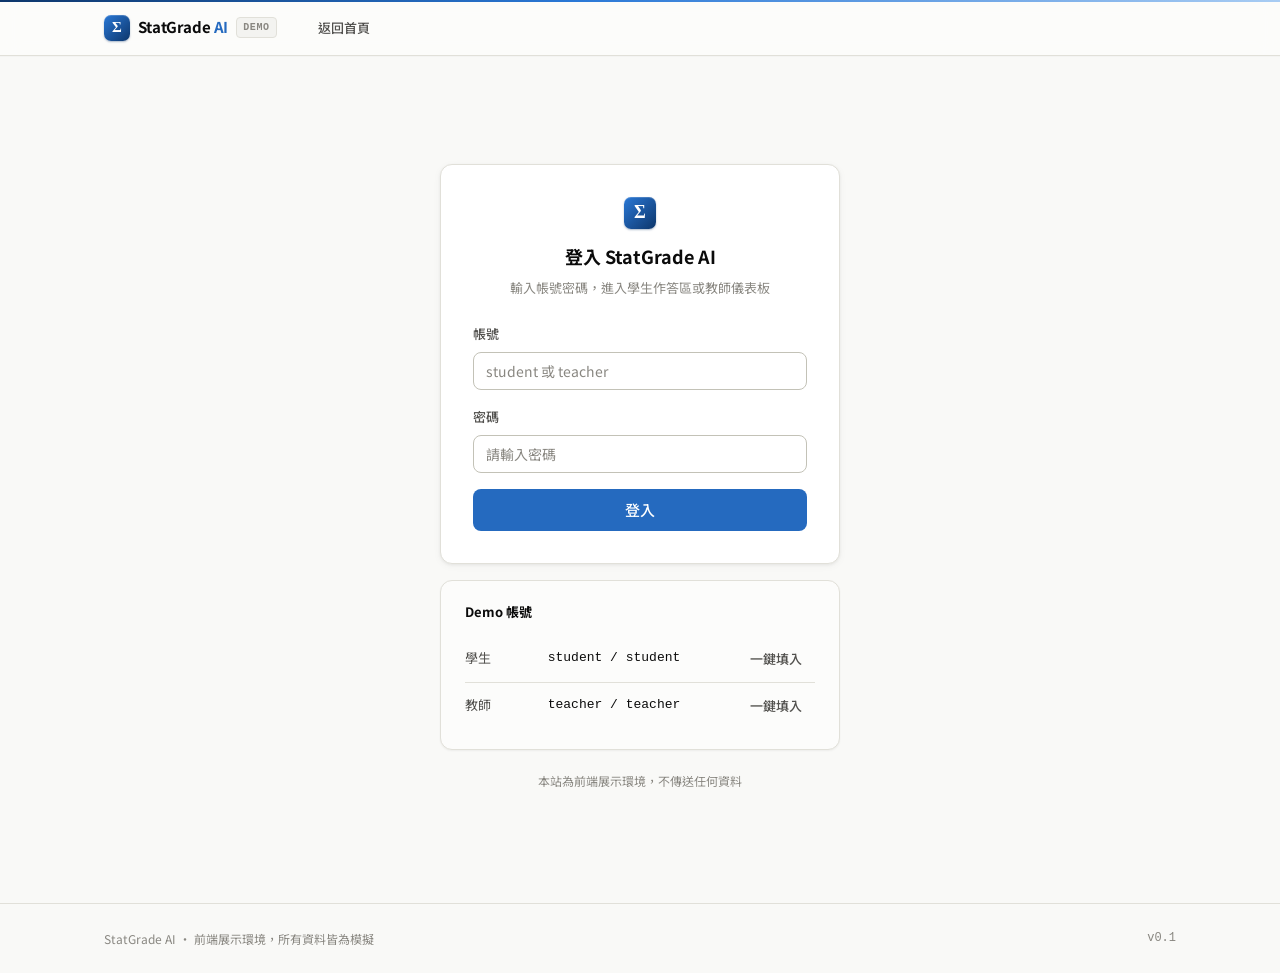
<file: teacher.html>
<!DOCTYPE html>
<html lang="zh-TW">
<head>
  <meta charset="UTF-8">
  <meta name="viewport" content="width=device-width, initial-scale=1.0">
  <title>教師儀表板 — StatGrade AI</title>
  <link rel="preconnect" href="https://fonts.googleapis.com">
  <link rel="preconnect" href="https://fonts.gstatic.com" crossorigin>
  <link href="https://fonts.googleapis.com/css2?family=Noto+Sans+TC:wght@400;500;700&display=swap" rel="stylesheet">
  <link rel="stylesheet" href="assets/css/styles.css">
  <script>
    if (localStorage.getItem('authRole') !== 'teacher') {
      location.replace('login.html?redirect=teacher');
    }
  </script>
  <style>
    /* 主 grid：分布圖 7fr / 佇列+SPDC 5fr */
    .dash-grid {
      display: grid;
      grid-template-columns: minmax(0, 7fr) minmax(0, 5fr);
      gap: 24px;
      align-items: start;
      margin: 24px 0;
    }
    .dash-col { display: flex; flex-direction: column; gap: 24px; min-width: 0; }
    @media (max-width: 1024px) { .dash-grid { grid-template-columns: 1fr; } }

    /* KPI 帶 */
    .kpi-row { padding: var(--sp-4) 0; }
    .kpi-link { font-size: 13px; }

    /* 成績分布直方圖 */
    .dist-chart { padding: var(--sp-4) var(--sp-6) var(--sp-5); }
    .dist-chart .chart__plot { height: 220px; }
    .dist-chart .chart__bars {
      position: absolute;
      left: 0; right: 0; bottom: 0; top: 26px; /* 上緣保留數值標籤空間 */
      height: auto;
    }
    .dist-chart .chart__ylabel { position: absolute; top: 4px; left: var(--sp-2); }
    .chart__bar-val {
      position: absolute;
      bottom: calc(100% + 4px);
      left: 50%;
      transform: translateX(-50%);
      font-size: 12px;
      line-height: 1;
      color: var(--ink-2);
      white-space: nowrap;
    }
    .chart-tip { display: flex; align-items: baseline; gap: 4px; }
    .chart-tip[hidden] { display: none; }

    /* 人工複核佇列 */
    .queue__item { padding: var(--sp-4) var(--sp-6); }
    .queue__item + .queue__item { border-top: 1px solid var(--line); }
    .queue__top { display: flex; align-items: center; gap: var(--sp-2); flex-wrap: wrap; }
    .queue__id { font-size: 12px; color: var(--ink-3); }
    .queue__name { font-size: 15px; font-weight: 700; }
    .queue__q { font-size: 13px; color: var(--ink-3); }
    .queue__reason { font-size: 13px; color: var(--ink-2); margin: var(--sp-1) 0 var(--sp-2); }
    .queue__foot { display: flex; align-items: center; justify-content: space-between; gap: var(--sp-3); flex-wrap: wrap; }
    .queue__btns { display: flex; gap: var(--sp-2); }
    .queue__more { padding: var(--sp-3) var(--sp-6); border-top: 1px solid var(--line); font-size: 13px; }

    /* SPDC 失分熱點 */
    .spdc-note { font-size: 12px; color: var(--ink-3); margin-top: var(--sp-3); }

    /* 評分資源 */
    .res-list { list-style: none; margin: 0; padding: 0; }
    .res-list li {
      display: flex;
      align-items: center;
      gap: var(--sp-3);
      padding: 9px var(--sp-6);
      border-bottom: 1px solid var(--line);
      font-size: 13px;
    }
    .res-list li:last-child { border-bottom: none; }
    .res-list li:hover { background: var(--surface-soft); }
    .res-list__type {
      flex: none;
      width: 52px;
      font-size: 12px;
      font-weight: 600;
      color: var(--ink-2);
    }
    .res-list a { font-size: 12px; overflow: hidden; text-overflow: ellipsis; white-space: nowrap; }

    /* 提交紀錄：篩選 tabs + 搜尋 */
    .sub-head { flex-wrap: wrap; row-gap: var(--sp-2); }
    .ftabs { display: flex; gap: var(--sp-1); margin-left: var(--sp-2); margin-right: auto; }
    .ftab {
      border: none;
      background: none;
      padding: 6px 10px;
      font-family: var(--font-ui);
      font-size: 13px;
      font-weight: 500;
      color: var(--ink-2);
      cursor: pointer;
      border-bottom: 2px solid transparent;
    }
    .ftab:hover { color: var(--ink); }
    .ftab.is-active { color: var(--ink); font-weight: 700; border-bottom-color: var(--brand-600); }
    .tbl-search {
      width: 240px;
      max-width: 100%;
      height: var(--control-h-sm);
      background: var(--surface);
      border: 1px solid var(--line-strong);
      border-radius: var(--r-md);
      padding: 0 var(--sp-3);
      font-family: var(--font-ui);
      font-size: 13px;
      color: var(--ink);
    }
    .tbl-search::placeholder { color: var(--ink-3); }
    .tbl-search:focus { border-color: var(--brand-500); box-shadow: var(--ring); outline: none; }
    .td--time { font-family: var(--font-mono); font-size: 12px; color: var(--ink-3); white-space: nowrap; }
    .td--student .mono { display: block; font-size: 12px; color: var(--ink-3); line-height: 1.4; }
    .td--score .score-bar { margin-left: var(--sp-2); }

    /* 批改詳情 modal */
    .modal-overlay {
      position: fixed;
      inset: 0;
      z-index: 200;
      background: rgba(11, 11, 11, .45);
      display: flex;
      align-items: center;
      justify-content: center;
      padding: var(--sp-4);
    }
    .modal-overlay[hidden] { display: none; }
    .modal-card {
      position: relative;
      width: 100%;
      max-width: 640px;
      max-height: 85vh;
      overflow-y: auto;
      box-shadow: var(--sh-pop);
    }
    .modal-close {
      position: absolute;
      top: var(--sp-3);
      right: var(--sp-3);
      border: none;
      background: none;
      padding: var(--sp-1) var(--sp-2);
      font-size: 16px;
      line-height: 1;
      color: var(--ink-3);
      cursor: pointer;
      border-radius: var(--r-md);
    }
    .modal-close:hover { color: var(--ink); background: var(--surface-soft); }
    .m-sec + .m-sec { margin-top: var(--sp-5); padding-top: var(--sp-5); border-top: 1px solid var(--line); }
    .m-sec__title { font-size: 12px; font-weight: 700; letter-spacing: .06em; color: var(--ink-3); margin-bottom: var(--sp-3); }
    .m-row { display: flex; align-items: center; gap: var(--sp-2); flex-wrap: wrap; }
    .m-meta { font-size: 13px; color: var(--ink-2); margin-top: var(--sp-2); display: flex; align-items: center; gap: var(--sp-2); flex-wrap: wrap; }
    .m-student { display: flex; align-items: flex-start; gap: var(--sp-3); }
    .m-avatar {
      flex: none;
      width: 44px;
      height: 44px;
      border-radius: 50%;
      background: var(--brand-50);
      color: var(--brand-700);
      font-size: 18px;
      font-weight: 700;
      display: flex;
      align-items: center;
      justify-content: center;
    }
    .m-student__name { font-size: 15px; font-weight: 700; }
    .m-score { font-family: var(--font-mono); font-size: 28px; font-weight: 700; line-height: 1.2; margin-bottom: var(--sp-3); }
    .m-score small { font-size: 14px; font-weight: 500; color: var(--ink-3); }
    .m-comment { font-size: 14px; color: var(--ink-2); margin: var(--sp-3) 0 0; }
    .m-sec .callout { margin-top: var(--sp-3); }
    .think {
      background: var(--surface-soft);
      border: 1px solid var(--line);
      border-radius: var(--r-md);
      padding: var(--sp-2) var(--sp-3);
      max-height: 260px;
      overflow-y: auto;
      font-family: var(--font-mono);
      font-size: 12px;
      line-height: 2;
    }
    .think__line { display: flex; gap: var(--sp-2); }
    .think__tag { flex: none; min-width: 76px; font-weight: 700; color: var(--brand-600); }
    .think__tag--code { color: var(--ok-ink); }
    .think__tag--warn { color: var(--warn-ink); }
    .think__tag--review { color: var(--review); }
    .think__tag--dim { color: var(--ink-2); }
    .think__text { color: var(--ink-2); }
    .m-think-none { font-size: 13px; color: var(--ink-3); margin: 0; }
  </style>
</head>
<body>
  <header class="nav">
    <div class="nav__shell nav__shell--wide">
      <a class="nav__brand" href="index.html">
        <span class="nav__mark">Σ</span>
        <span class="nav__wordmark">StatGrade <b>AI</b></span>
        <span class="nav__demo-chip">DEMO</span>
      </a>
      <nav class="nav__links" id="navLinks"></nav>
      <div class="nav__auth" id="navAuth"></div>
      <button class="nav__toggle" aria-label="選單" hidden>☰</button>
    </div>
  </header>

  <main>
    <div class="shell shell--wide page">
      <!-- 頁頭 -->
      <div class="page-head">
        <div>
          <h1>教師儀表板</h1>
          <div class="rule-double"></div>
        </div>
        <div class="page-head__meta">
          <span>2026 春季 · 統計學（二）</span>
          <button class="btn btn--secondary btn--sm" type="button" disabled title="展示環境停用">匯出 CSV</button>
        </div>
      </div>

      <!-- (1) KPI 帶 -->
      <section class="card card--flush" aria-label="班級關鍵指標">
        <div class="stat-row kpi-row">
          <div class="stat">
            <div class="stat__label">本學期提交</div>
            <div class="stat__value">142</div>
            <div class="stat__meta"><span class="stat__delta-up">▲ 12</span> 較上週</div>
          </div>
          <div class="stat">
            <div class="stat__label">班級平均</div>
            <div class="stat__value">11.8 <small>/ 16</small></div>
            <div class="stat__meta">73.8%</div>
          </div>
          <div class="stat">
            <div class="stat__label">待人工複核</div>
            <div class="stat__value">5</div>
            <div class="stat__meta">
              <span class="chip chip--serious"><span class="chip__dot"></span>需處理</span>
              <a class="kpi-link" href="#queue">前往佇列 ↓</a>
            </div>
          </div>
          <div class="stat">
            <div class="stat__label">平均批改時間</div>
            <div class="stat__value">42<small>s</small></div>
            <div class="stat__meta">含驗算與覆核兩階段</div>
          </div>
        </div>
      </section>

      <!-- (2) 主 grid -->
      <div class="dash-grid">
        <!-- 左：成績分布 -->
        <section class="card card--flush" aria-label="成績分布">
          <div class="card__head">
            <h3 class="card__title">成績分布</h3>
            <span class="card__action muted">n = 142</span>
          </div>
          <div class="chart dist-chart" id="distChart">
            <div class="chart__plot">
              <span class="chart__ylabel">人數</span>
              <div class="chart__gridline" style="top: 25%;"></div>
              <div class="chart__gridline" style="top: 50%;"></div>
              <div class="chart__gridline" style="top: 75%;"></div>
              <div class="chart__bars">
                <div class="chart__bar" style="height: 5.2%;" data-range="0–4" data-count="3" tabindex="0"><span class="chart__bar-val">3</span></div>
                <div class="chart__bar" style="height: 15.5%;" data-range="5–7" data-count="9" tabindex="0"><span class="chart__bar-val">9</span></div>
                <div class="chart__bar" style="height: 41.4%;" data-range="8–10" data-count="24" tabindex="0"><span class="chart__bar-val">24</span></div>
                <div class="chart__bar" style="height: 100%;" data-range="11–13" data-count="58" tabindex="0"><span class="chart__bar-val">58</span></div>
                <div class="chart__bar" style="height: 82.8%;" data-range="14–16" data-count="48" tabindex="0"><span class="chart__bar-val">48</span></div>
              </div>
            </div>
            <div class="chart__xlabels">
              <span class="chart__xlabel">0–4</span>
              <span class="chart__xlabel">5–7</span>
              <span class="chart__xlabel">8–10</span>
              <span class="chart__xlabel">11–13</span>
              <span class="chart__xlabel">14–16</span>
            </div>
            <div class="chart-tip" id="chartTip" hidden>
              <span class="chart-tip__label" id="chartTipLabel"></span>
              <span class="chart-tip__value" id="chartTipValue"></span>
            </div>
          </div>
        </section>

        <div class="dash-col">
          <!-- 右上：人工複核佇列 -->
          <section class="card card--flush" id="queue" aria-label="人工複核佇列">
            <div class="card__head">
              <h3 class="card__title">人工複核佇列</h3>
              <span class="chip chip--serious"><span class="chip__dot"></span>5 件待處理</span>
            </div>
            <div>
              <article class="queue__item">
                <div class="queue__top">
                  <span class="mono queue__id">sub_0140</span>
                  <span class="queue__name">陳建宏</span>
                  <span class="queue__q">題目二</span>
                  <span class="chip chip--serious"><span class="chip__dot"></span>低信心 0.61</span>
                </div>
                <p class="queue__reason">學生使用 pooled variance，Rubric 未明確涵蓋此解法</p>
                <div class="queue__foot">
                  <span class="meter-group">
                    <span class="meter meter--low"><span class="meter__fill" style="width: 61%;"></span><span class="meter__tick"></span></span>
                    <span class="meter-value">0.61</span>
                  </span>
                  <span class="queue__btns">
                    <button class="btn btn--primary btn--sm" type="button">裁定</button>
                    <button class="btn btn--secondary btn--sm" type="button" title="改由 claude-sonnet-4-6 交叉重批：與原批改一致即自動落庫，免人工">AI 仲裁</button>
                    <button class="btn btn--ghost btn--sm" type="button" data-view="sub_0140">查看作答</button>
                  </span>
                </div>
              </article>
              <article class="queue__item">
                <div class="queue__top">
                  <span class="mono queue__id">sub_0135</span>
                  <span class="queue__name">劉承翰</span>
                  <span class="queue__q">題目三</span>
                  <span class="chip chip--serious"><span class="chip__dot"></span>低信心 0.58</span>
                </div>
                <p class="queue__reason">手寫符號辨識不確定（p̂ vs p）</p>
                <div class="queue__foot">
                  <span class="meter-group">
                    <span class="meter meter--low"><span class="meter__fill" style="width: 58%;"></span><span class="meter__tick"></span></span>
                    <span class="meter-value">0.58</span>
                  </span>
                  <span class="queue__btns">
                    <button class="btn btn--primary btn--sm" type="button">裁定</button>
                    <button class="btn btn--secondary btn--sm" type="button" title="改由 claude-sonnet-4-6 交叉重批：與原批改一致即自動落庫，免人工">AI 仲裁</button>
                    <button class="btn btn--ghost btn--sm" type="button" data-view="sub_0135">查看作答</button>
                  </span>
                </div>
              </article>
              <article class="queue__item">
                <div class="queue__top">
                  <span class="mono queue__id">sub_0129</span>
                  <span class="queue__name">蔡欣怡</span>
                  <span class="queue__q">題目一</span>
                  <span class="chip chip--serious"><span class="chip__dot"></span>低信心 0.72</span>
                </div>
                <p class="queue__reason">結論方向與計算矛盾，疑似筆誤</p>
                <div class="queue__foot">
                  <span class="meter-group">
                    <span class="meter meter--low"><span class="meter__fill" style="width: 72%;"></span><span class="meter__tick"></span></span>
                    <span class="meter-value">0.72</span>
                  </span>
                  <span class="queue__btns">
                    <button class="btn btn--primary btn--sm" type="button">裁定</button>
                    <button class="btn btn--secondary btn--sm" type="button" title="改由 claude-sonnet-4-6 交叉重批：與原批改一致即自動落庫，免人工">AI 仲裁</button>
                    <button class="btn btn--ghost btn--sm" type="button" data-view="sub_0129">查看作答</button>
                  </span>
                </div>
              </article>
            </div>
            <div class="queue__more"><a href="#queue">查看全部 5 件 →</a></div>
          </section>

          <!-- 右下：SPDC 失分熱點 -->
          <section class="card" aria-label="SPDC 失分熱點">
            <div class="card__head">
              <h3 class="card__title">SPDC 失分熱點</h3>
              <span class="card__action muted">維度平均 · 滿分 4</span>
            </div>
            <div class="hbar">
              <span class="hbar__label">State</span>
              <span class="hbar__track"><span class="hbar__fill" style="width: 90%;"></span></span>
              <span class="hbar__value">3.6</span>
            </div>
            <div class="hbar">
              <span class="hbar__label">Plan</span>
              <span class="hbar__track"><span class="hbar__fill" style="width: 72.5%;"></span></span>
              <span class="hbar__value">2.9</span>
            </div>
            <div class="hbar">
              <span class="hbar__label">Do</span>
              <span class="hbar__track"><span class="hbar__fill" style="width: 85%;"></span></span>
              <span class="hbar__value">3.4</span>
            </div>
            <div class="hbar">
              <span class="hbar__label">Conclude</span>
              <span class="hbar__track"><span class="hbar__fill" style="width: 67.5%;"></span></span>
              <span class="hbar__value">2.7</span>
            </div>
            <p class="spdc-note">Plan 與 Conclude 為全班共同弱點：條件檢查與脈絡化結論</p>
          </section>

          <!-- 右下：評分資源（真實管線檔案） -->
          <section class="card card--flush" aria-label="評分資源">
            <div class="card__head">
              <h3 class="card__title">評分資源</h3>
              <span class="chip chip--info"><span class="chip__dot"></span>真實管線檔案</span>
            </div>
            <ul class="res-list">
              <li><span class="res-list__type">題目</span><a class="mono" href="question/National%20Central%20University%202_Q.docx" target="_blank" rel="noopener">National Central University 2_Q.docx ↗</a></li>
              <li><span class="res-list__type">Rubric</span><a class="mono" href="rubic/1142%20Final%20Exam_Chi_square_Test_for_Independence_Prompt.docx" target="_blank" rel="noopener">Chi_square_Test_for_Independence.docx ↗</a></li>
              <li><span class="res-list__type">Prompt</span><a class="mono" href="teacher_prompt/National%20Central%20University%202.txt" target="_blank" rel="noopener">teacher_prompt · NCU 2.txt ↗</a></li>
              <li><span class="res-list__type">解答</span><a class="mono" href="ans/National%20Central%20University%202_A.docx" target="_blank" rel="noopener">National Central University 2_A.docx ↗</a></li>
              <li><span class="res-list__type">手寫稿</span><a class="mono" href="student_hand_write/陳苡瑄手寫.jpeg" target="_blank" rel="noopener">陳小涵手寫.jpeg（sub_0118）↗</a></li>
              <li><span class="res-list__type">OCR</span><a class="mono" href="ocr_output/113408515_NCUFN_陳小涵_National%20Central%20University%202_第1次.html" target="_blank" rel="noopener">113408515 · OCR 輸出 ↗</a></li>
              <li><span class="res-list__type">報告</span><a class="mono" href="evaluate_output/113408515_陳小涵_National%20Central%20University%202_第1次.html" target="_blank" rel="noopener">113408515 · 綜合回饋報告 ↗</a></li>
            </ul>
          </section>
        </div>
      </div>

      <!-- (3) 提交紀錄 -->
      <section class="card card--flush" aria-label="提交紀錄">
        <div class="card__head sub-head">
          <h3 class="card__title">提交紀錄</h3>
          <div class="ftabs" role="tablist" aria-label="狀態篩選">
            <button class="ftab is-active" type="button" data-filter="all">全部</button>
            <button class="ftab" type="button" data-filter="ok">已批改</button>
            <button class="ftab" type="button" data-filter="review">待複核</button>
            <button class="ftab" type="button" data-filter="progress">批改中</button>
          </div>
          <input class="tbl-search" id="tblSearch" type="search" placeholder="搜尋學號或姓名…" aria-label="搜尋學號或姓名">
        </div>
        <div class="table-scroll">
          <table class="table" id="subTable">
            <thead>
              <tr>
                <th>提交 ID</th>
                <th>學生</th>
                <th>題目</th>
                <th class="th--num">分數</th>
                <th class="th--num">信心度</th>
                <th>狀態</th>
                <th>時間</th>
                <th>操作</th>
              </tr>
            </thead>
            <tbody>
              <tr id="tblEmpty" hidden>
                <td colspan="8"><div class="empty">找不到符合條件的提交紀錄，請調整篩選或搜尋關鍵字。</div></td>
              </tr>
            </tbody>
          </table>
        </div>
      </section>
    </div>
  </main>

  <!-- 批改詳情 modal -->
  <div class="modal-overlay" id="detailModal" hidden>
    <div class="card modal-card" role="dialog" aria-modal="true" aria-label="批改詳情">
      <button class="modal-close" id="modalClose" type="button" aria-label="關閉">✕</button>
      <div id="modalBody"></div>
    </div>
  </div>

  <footer class="footer">
    <div class="shell">
      <span>StatGrade AI · 前端展示環境，所有資料皆為模擬</span>
      <span class="mono">v0.1</span>
    </div>
  </footer>

  <script src="assets/js/db.js"></script>
  <script>
    (function () {
      /* ── 成績分布 tooltip ── */
      var chart = document.getElementById('distChart');
      var tip = document.getElementById('chartTip');
      var tipLabel = document.getElementById('chartTipLabel');
      var tipValue = document.getElementById('chartTipValue');

      function showTip(bar) {
        tipLabel.textContent = bar.getAttribute('data-range') + ' 分 ·';
        tipValue.textContent = bar.getAttribute('data-count') + ' 人';
        tip.hidden = false;
        var cb = chart.getBoundingClientRect();
        var bb = bar.getBoundingClientRect();
        var left = bb.left - cb.left + bb.width / 2 - tip.offsetWidth / 2;
        left = Math.max(4, Math.min(left, cb.width - tip.offsetWidth - 4));
        var top = bb.top - cb.top - tip.offsetHeight - 8;
        tip.style.left = left + 'px';
        tip.style.top = Math.max(0, top) + 'px';
      }
      function hideTip() { tip.hidden = true; }

      Array.prototype.forEach.call(chart.querySelectorAll('.chart__bar'), function (bar) {
        bar.addEventListener('mouseenter', function () { showTip(bar); });
        bar.addEventListener('mouseleave', hideTip);
        bar.addEventListener('focus', function () { showTip(bar); });
        bar.addEventListener('blur', hideTip);
      });

      /* ── 共用工具 ── */
      function esc(s) {
        return String(s == null ? '' : s).replace(/[&<>"]/g, function (c) {
          return { '&': '&amp;', '<': '&lt;', '>': '&gt;', '"': '&quot;' }[c];
        });
      }
      var STATUS = {
        graded:  { filter: 'ok',       chip: 'chip--ok',      label: '已批改' },
        review:  { filter: 'review',   chip: 'chip--serious', label: '待複核' },
        grading: { filter: 'progress', chip: 'chip--warn',    label: '批改中' }
      };
      function statusChip(status) {
        var st = STATUS[status] || STATUS.grading;
        return '<span class="chip ' + st.chip + '"><span class="chip__dot"></span>' + st.label + '</span>';
      }

      /* ── 提交紀錄：動態渲染（SGDB） ── */
      var tbody = document.querySelector('#subTable tbody');
      var emptyRow = document.getElementById('tblEmpty');
      var rows = [];

      function rowHtml(r) {
        var st = STATUS[r.status] || STATUS.grading;
        var scoreCell;
        if (typeof r.score === 'number') {
          var pct = Math.round(r.score / r.max * 10000) / 100;
          scoreCell = '<td class="td--num td--score">' + r.score + ' / ' + r.max +
            ' <span class="score-bar"><span class="score-bar__fill" style="width: ' + pct + '%;"></span></span></td>';
        } else {
          scoreCell = '<td class="td--num">—</td>';
        }
        var confCell = '<td class="td--num mono">' +
          (typeof r.conf === 'number' ? r.conf.toFixed(2) : '—') + '</td>';
        return '<tr data-status="' + st.filter + '" data-search="' +
          esc((r.sid + ' ' + r.student).toLowerCase()) + '">' +
          '<td class="td--id">' + esc(r.id) + '</td>' +
          '<td class="td--student">' + esc(r.student) + '<span class="mono">' + esc(r.sid) + '</span></td>' +
          '<td>' + esc(r.q) + '</td>' +
          scoreCell + confCell +
          '<td>' + statusChip(r.status) + '</td>' +
          '<td class="td--time">' + esc(r.time) + '</td>' +
          '<td><button class="btn btn--ghost btn--sm" type="button" data-view="' + esc(r.id) + '">查看</button></td>' +
          '</tr>';
      }

      function renderTable() {
        Array.prototype.forEach.call(tbody.querySelectorAll('tr[data-status]'), function (tr) {
          tbody.removeChild(tr);
        });
        var html = '';
        SGDB.all().forEach(function (r) { html += rowHtml(r); });
        emptyRow.insertAdjacentHTML('beforebegin', html);
        rows = tbody.querySelectorAll('tr[data-status]');
        applyFilter();
      }

      /* ── 狀態 tabs + 搜尋過濾 ── */
      var activeFilter = 'all';
      var query = '';
      var tabs = document.querySelectorAll('.ftab');

      function applyFilter() {
        var visible = 0;
        Array.prototype.forEach.call(rows, function (row) {
          var okStatus = activeFilter === 'all' || row.getAttribute('data-status') === activeFilter;
          var okSearch = !query || row.getAttribute('data-search').indexOf(query) > -1;
          var show = okStatus && okSearch;
          row.style.display = show ? '' : 'none';
          if (show) visible++;
        });
        emptyRow.hidden = visible > 0;
      }

      Array.prototype.forEach.call(tabs, function (tab) {
        tab.addEventListener('click', function () {
          Array.prototype.forEach.call(tabs, function (t) { t.classList.remove('is-active'); });
          tab.classList.add('is-active');
          activeFilter = tab.getAttribute('data-filter');
          applyFilter();
        });
      });

      document.getElementById('tblSearch').addEventListener('input', function () {
        query = this.value.trim().toLowerCase();
        applyFilter();
      });

      renderTable();

      /* ── 批改詳情 modal ── */
      var overlay = document.getElementById('detailModal');
      var modalBody = document.getElementById('modalBody');

      function confMeter(conf) {
        if (typeof conf !== 'number') return '<span class="mono">—</span>';
        var low = conf < 0.85 ? ' meter--low' : '';
        return '<span class="meter-group">' +
          '<span class="meter' + low + '"><span class="meter__fill" style="width: ' + Math.round(conf * 100) + '%;"></span><span class="meter__tick"></span></span>' +
          '<span class="meter-value">' + conf.toFixed(2) + '</span></span>';
      }

      function modalHtml(r) {
        var html = '';

        /* (a) 提交資訊 */
        html += '<div class="m-sec"><div class="m-sec__title">提交資訊</div>' +
          '<div class="m-row"><span class="mono">' + esc(r.id) + '</span>' + statusChip(r.status) +
          '<span>' + esc(r.q) + '</span></div>' +
          '<div class="m-meta">提交時間 <span class="mono">' + esc(r.time) + '</span></div>' +
          '<div class="m-meta">信心度 ' + confMeter(r.conf) + '</div></div>';

        /* (b) 學生資料 */
        var stu = SGDB.student(r.sid);
        html += '<div class="m-sec"><div class="m-sec__title">學生資料</div>';
        if (stu) {
          html += '<div class="m-student">' +
            '<span class="m-avatar">' + esc(stu.name.charAt(0)) + '</span>' +
            '<div><div class="m-row"><span class="m-student__name">' + esc(stu.name) + '</span>' +
            '<span class="mono muted">' + esc(stu.sid) + '</span></div>' +
            '<div class="m-meta">' + esc(stu.dept) + ' · <span class="mono">' + esc(stu.email) + '</span></div>' +
            '<div class="m-meta">本學期提交 ' + stu.submitted + ' 份 · 平均 ' + esc(stu.avg) + ' · 最強維度 ' + esc(stu.best) + '</div>' +
            '</div></div>';
        } else {
          html += '<div class="m-meta">查無學生資料（<span class="mono">' + esc(r.sid) + '</span>）</div>';
        }
        html += '</div>';

        /* (c) 詳細批改內容 */
        html += '<div class="m-sec"><div class="m-sec__title">詳細批改內容</div>';
        if (r.status === 'grading') {
          html += '<div class="empty">批改中，完成後將顯示詳細內容</div>';
        } else {
          html += '<div class="m-score">' + r.score + ' <small>/ ' + r.max + '</small></div>';
          if (r.spdc) {
            var dims = [['S', 'State'], ['P', 'Plan'], ['D', 'Do'], ['C', 'Conclude']];
            var dimMax = Math.round((r.max || 16) / 4);   /* 16 分制每維 4 分；20 分制每維 5 分 */
            html += '<ul class="step-check">';
            dims.forEach(function (d) {
              var v = r.spdc[d[0]];
              var mark = v >= dimMax ? '<span class="step-check__mark step-check__mark--ok">✓</span>' :
                         v >= dimMax - 1 ? '<span class="step-check__mark step-check__mark--part">△</span>' :
                                   '<span class="step-check__mark step-check__mark--bad">✗</span>';
              html += '<li>' + mark +
                '<span class="step-check__name">' + d[1] + '</span>' +
                '<span class="step-check__score">' + v + ' / ' + dimMax + '</span></li>';
            });
            html += '</ul>';
          }
          if (r.comment) html += '<p class="m-comment">' + esc(r.comment) + '</p>';
          if (r.status === 'review') {
            html += '<div class="callout callout--warn">待人工複核原因：' + esc(r.reason || '') + '</div>';
          }
        }
        html += '</div>';

        /* (d) AI 批閱思考步驟 */
        html += '<div class="m-sec"><div class="m-sec__title">AI 批閱思考步驟</div>';
        if (r.think && r.think.length) {
          html += '<div class="think">';
          r.think.forEach(function (s) {
            var cls = s.cls ? ' think__tag--' + esc(s.cls) : '';
            html += '<div class="think__line"><span class="think__tag' + cls + '">' + esc(s.tag) + '</span>' +
              '<span class="think__text">' + esc(s.t) + '</span></div>';
          });
          html += '</div>';
        } else {
          html += '<p class="m-think-none">展示版僅保留最新一筆完整思考紀錄（sub_0142 或學生端新提交可見）</p>';
        }
        html += '</div>';

        return html;
      }

      function openModal(id) {
        var r = SGDB.get(id);
        if (!r) return;
        modalBody.innerHTML = modalHtml(r);
        overlay.hidden = false;
        document.body.style.overflow = 'hidden';
      }
      function closeModal() {
        overlay.hidden = true;
        document.body.style.overflow = '';
      }

      document.addEventListener('click', function (e) {
        var btn = e.target.closest ? e.target.closest('[data-view]') : null;
        if (btn) openModal(btn.getAttribute('data-view'));
      });
      document.getElementById('modalClose').addEventListener('click', closeModal);
      overlay.addEventListener('click', function (e) { if (e.target === overlay) closeModal(); });
      document.addEventListener('keydown', function (e) {
        if (e.key === 'Escape' && !overlay.hidden) closeModal();
      });
    })();
  </script>
  <script src="assets/js/auth.js"></script>
</body>
</html>
</file>
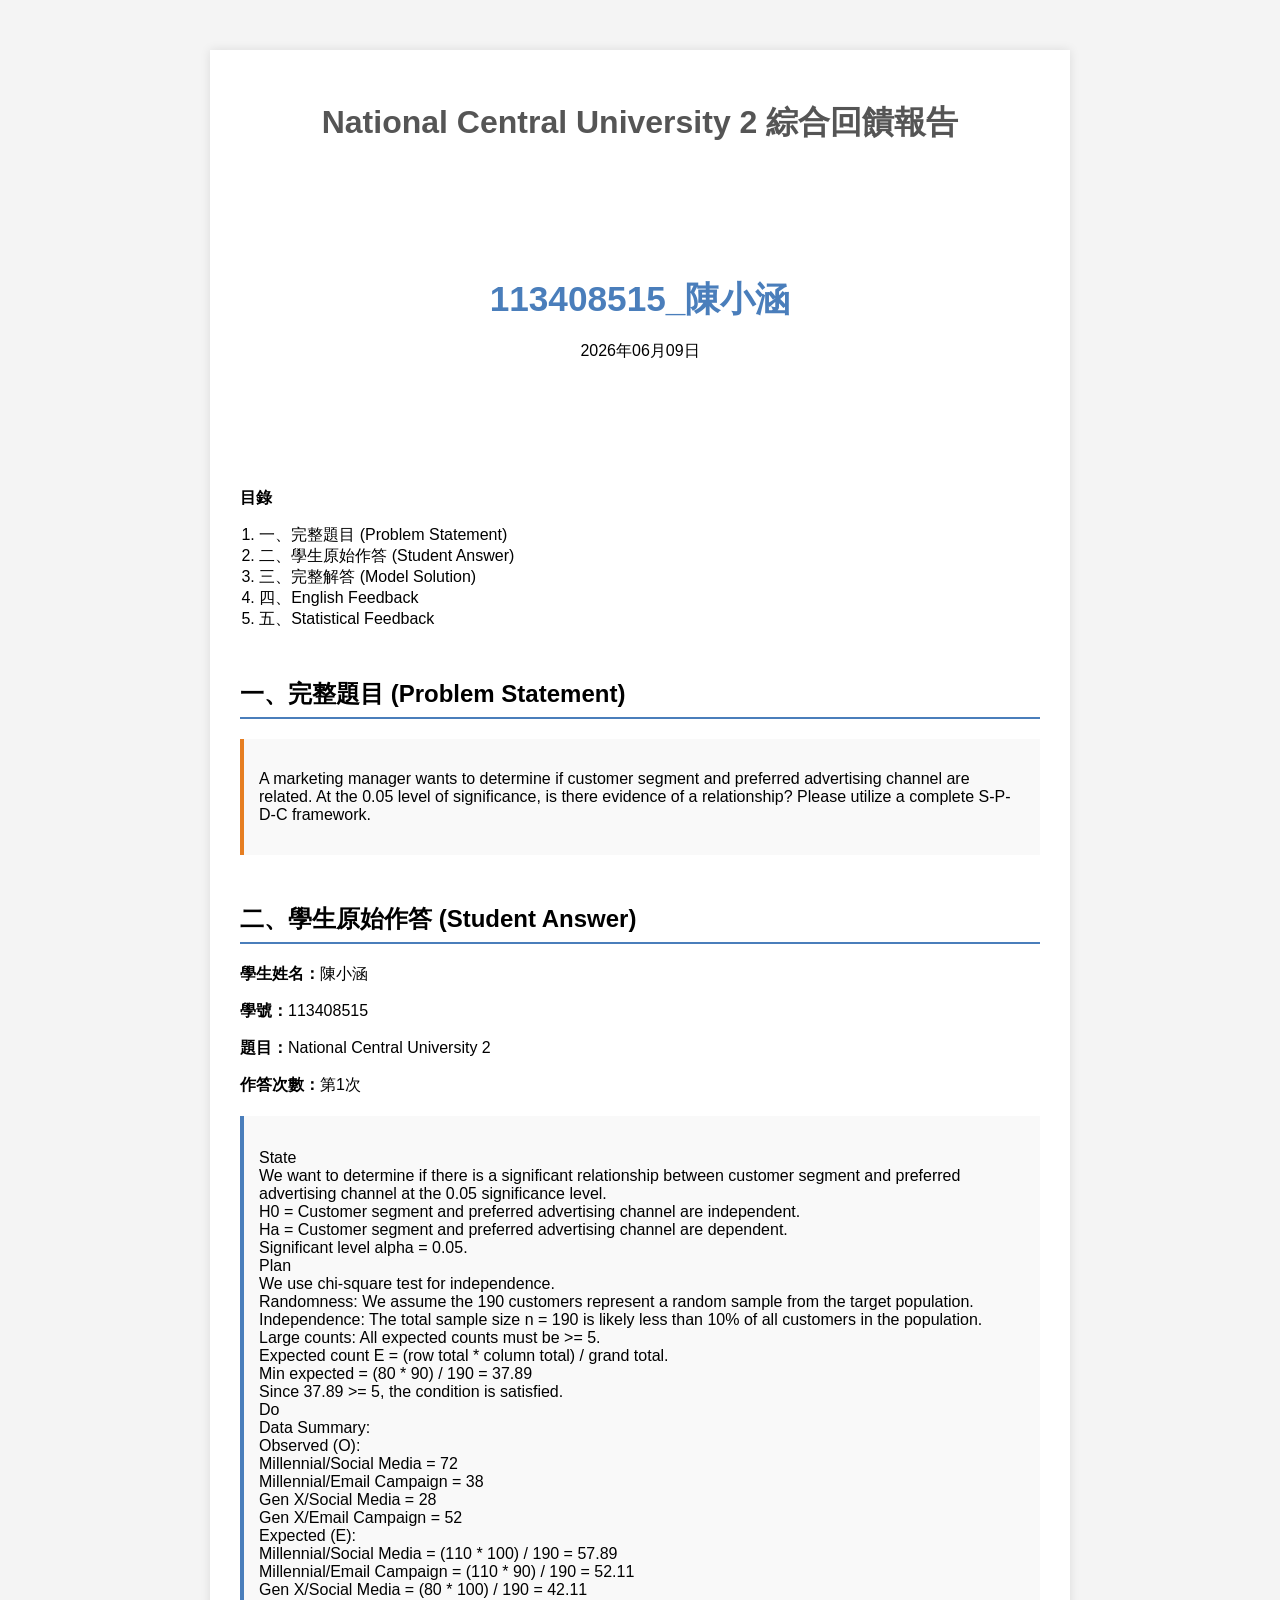
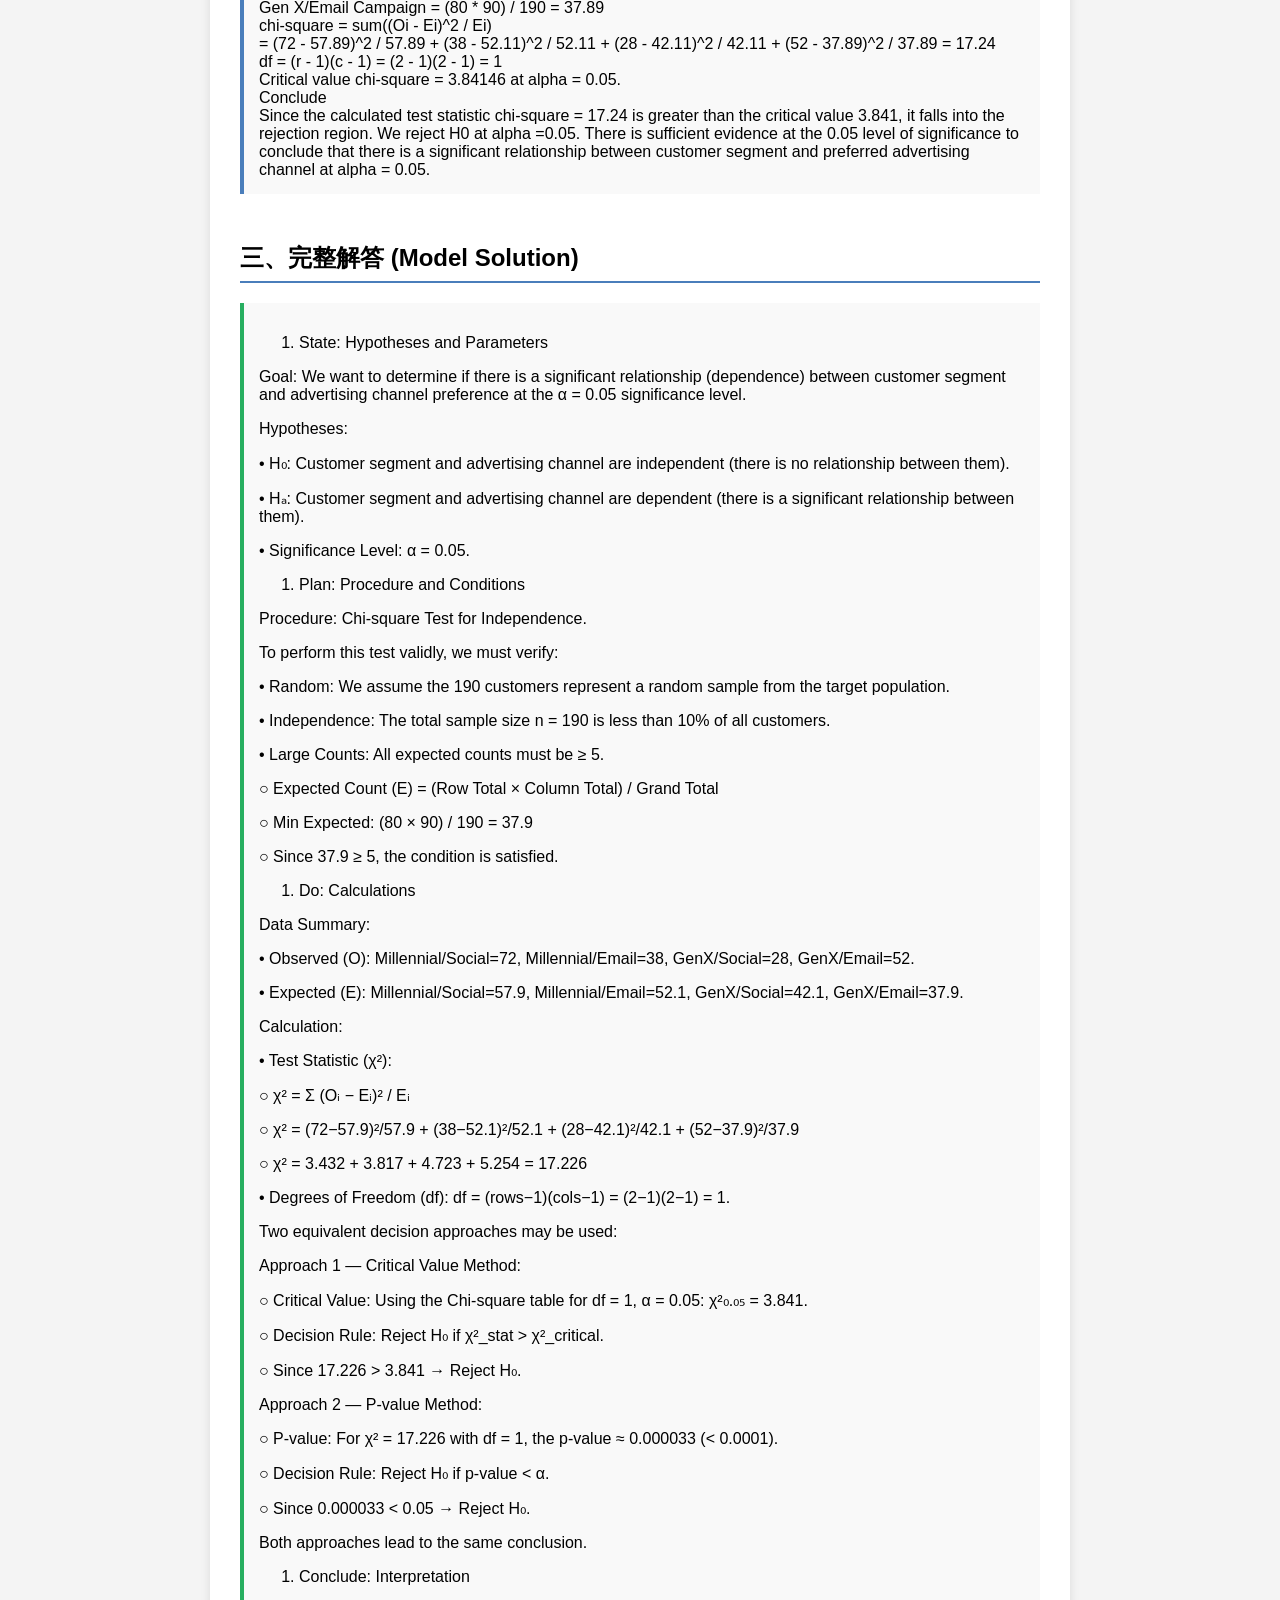
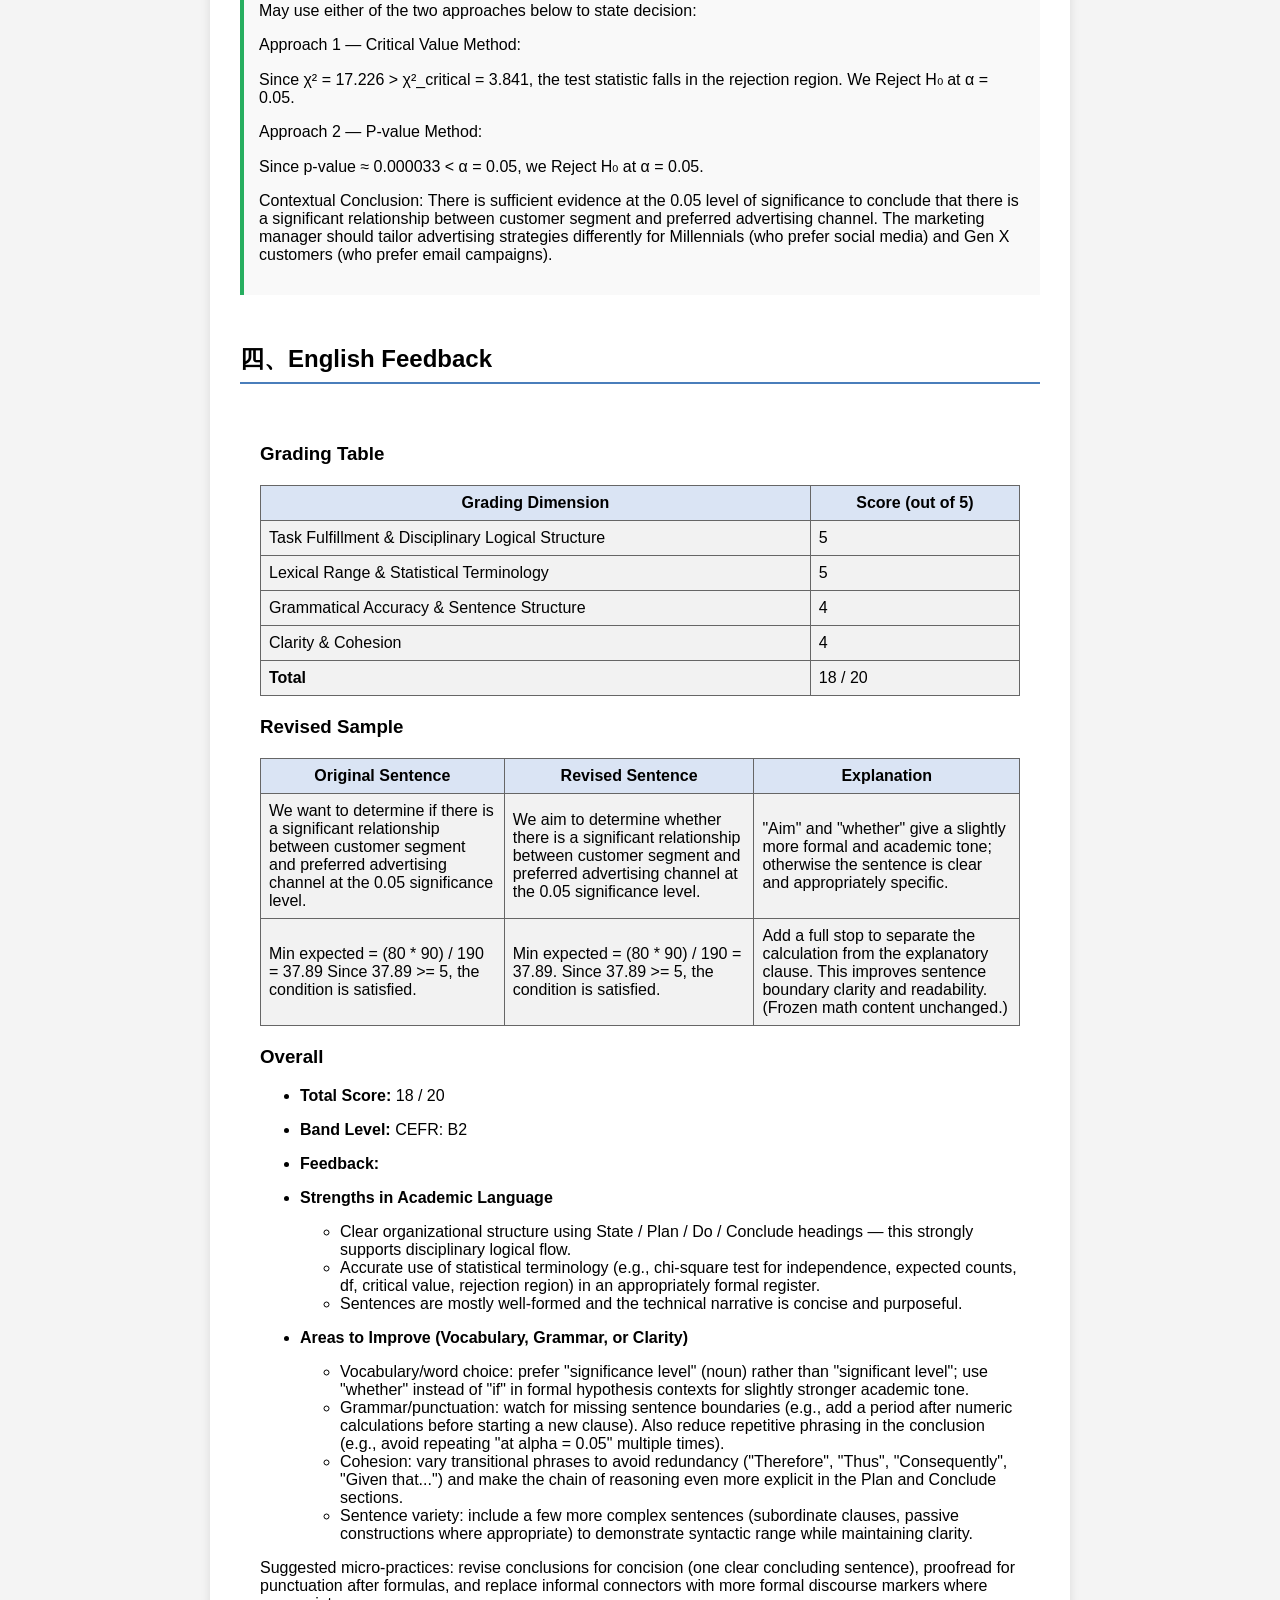
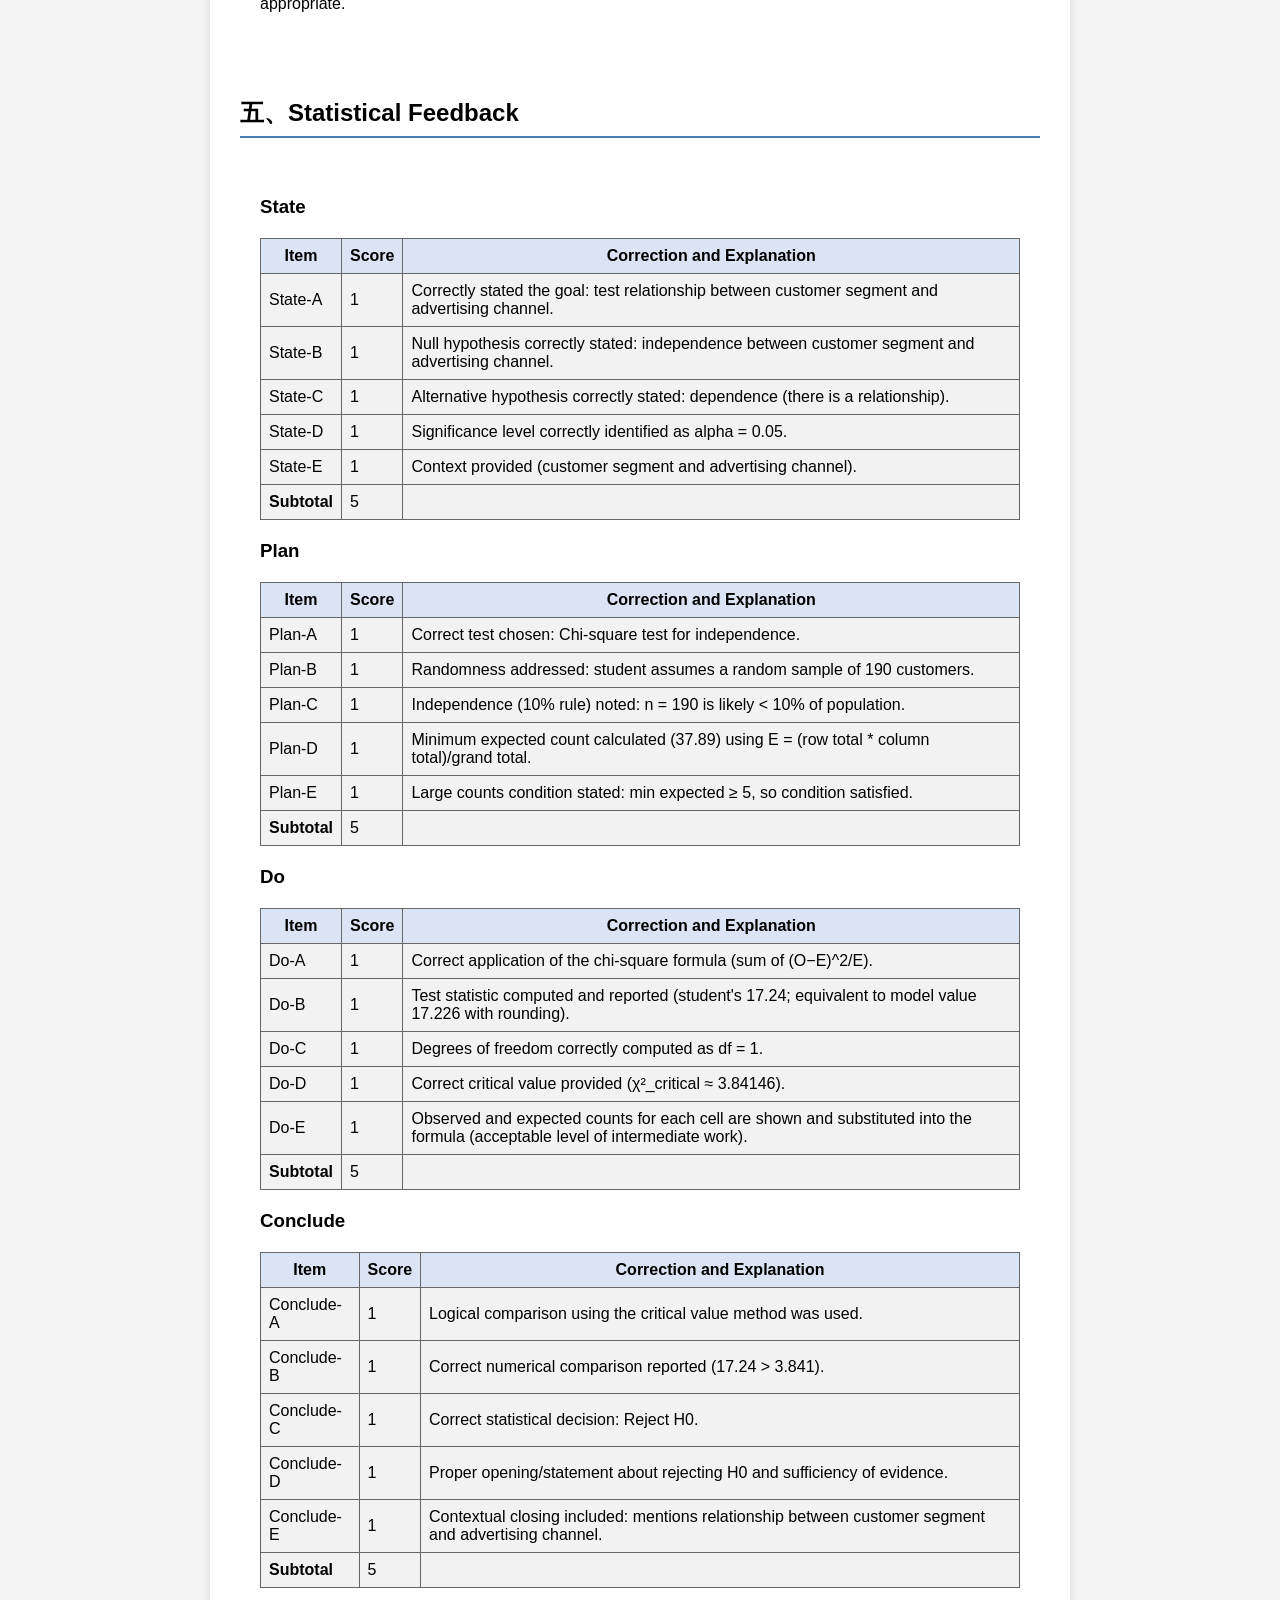
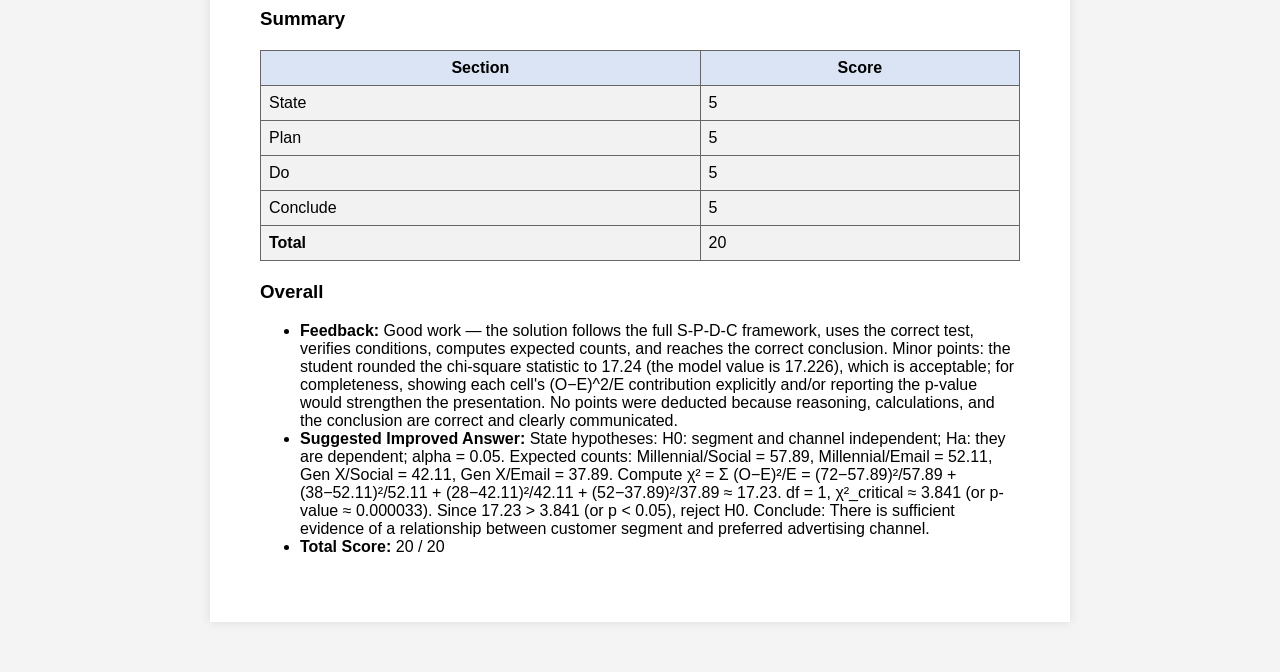
<file: evaluate_output/113408515_陳小涵_National Central University 2_第1次.html>
<!doctype html><html><head><meta charset='utf-8'><style>
      body{font-family:sans-serif;margin:0;padding:0;background:#f4f4f4}
      .container{max-width:800px;margin:50px auto;background:#fff;
                 padding:30px;box-shadow:0 0 10px rgba(0,0,0,0.1)}
      header,footer{text-align:center;color:#555}
      .cover{text-align:center;padding:80px 0}
      .cover h2{font-size:2.2em;color:#4a7ebb;margin-bottom:.5em}
      .toc{margin:30px 0}
      .toc ol{padding-left:1.2em}
      h2.section{border-bottom:2px solid #4a7ebb;padding-bottom:.3em;margin-top:2em}
      @media print{.page-break{page-break-after:always}}
      table {
          width: 100%;
          border-collapse: collapse;
          margin: 20px 0;
        }
        table, th, td {
          border: 1px solid #666;
        }
        th {
          background-color: #dae4f4;
          padding: 8px;
          text-align: center;
        }
        td {
          background-color: #f2f2f2;
          padding: 8px;
          text-align: left;
        }
        .report-container {
          background-color: #fff;
          padding: 20px;
        }
        .content-box {
          background: #f9f9f9; 
          padding: 15px; 
          margin: 20px 0;
        }
        /* 使用不同顏色左側邊框來區分區塊 */
        .box-problem { border-left: 4px solid #e67e22; }
        .box-student { border-left: 4px solid #4a7ebb; white-space: pre-wrap; }
        .box-solution { border-left: 4px solid #27ae60; }
    </style>

<title>113408515 回饋報告</title></head><body>
<div class="container">
  <header><h1>National Central University 2 綜合回饋報告</h1></header>
  <div class="cover"><h2>113408515_陳小涵</h2><p>2026年06月09日</p></div>
  <div class="toc"><strong>目錄</strong><ol>
    <li>一、完整題目 (Problem Statement)</li>
    <li>二、學生原始作答 (Student Answer)</li>
    <li>三、完整解答 (Model Solution)</li>
    <li>四、English Feedback</li>
    <li>五、Statistical Feedback</li></ol></div>
    
<h2 class="section">一、完整題目 (Problem Statement)</h2>
<div class="content-box box-problem report-container">
<p>A marketing manager wants to determine if customer segment and preferred advertising channel are related. At the 0.05 level of significance, is there evidence of a relationship? Please utilize a complete S-P-D-C framework.</p>
</div>

<h2 class="section">二、學生原始作答 (Student Answer)</h2>
<p><strong>學生姓名：</strong>陳小涵</p>
<p><strong>學號：</strong>113408515</p>
<p><strong>題目：</strong>National Central University 2</p>
<p><strong>作答次數：</strong>第1次</p>
<div class="content-box box-student">
State<br>We want to determine if there is a significant relationship between customer segment and preferred advertising channel at the 0.05 significance level.<br>H0 = Customer segment and preferred advertising channel are independent.<br>Ha = Customer segment and preferred advertising channel are dependent.<br>Significant level alpha = 0.05.<br>Plan<br>We use chi-square test for independence.<br>Randomness: We assume the 190 customers represent a random sample from the target population.<br>Independence: The total sample size n = 190 is likely less than 10% of all customers in the population.<br>Large counts: All expected counts must be &gt;= 5.<br>Expected count E = (row total * column total) / grand total.<br>Min expected = (80 * 90) / 190 = 37.89<br>Since 37.89 &gt;= 5, the condition is satisfied.<br>Do<br>Data Summary:<br>Observed (O):<br>Millennial/Social Media = 72<br>Millennial/Email Campaign = 38<br>Gen X/Social Media = 28<br>Gen X/Email Campaign = 52<br>Expected (E):<br>Millennial/Social Media = (110 * 100) / 190 = 57.89<br>Millennial/Email Campaign = (110 * 90) / 190 = 52.11<br>Gen X/Social Media = (80 * 100) / 190 = 42.11<br>Gen X/Email Campaign = (80 * 90) / 190 = 37.89<br>chi-square = sum((Oi - Ei)^2 / Ei)<br>= (72 - 57.89)^2 / 57.89 + (38 - 52.11)^2 / 52.11 + (28 - 42.11)^2 / 42.11 + (52 - 37.89)^2 / 37.89 = 17.24<br>df = (r - 1)(c - 1) = (2 - 1)(2 - 1) = 1<br>Critical value chi-square = 3.84146 at alpha = 0.05.<br>Conclude<br>Since the calculated test statistic chi-square = 17.24 is greater than the critical value 3.841, it falls into the rejection region. We reject H0 at alpha =0.05. There is sufficient evidence at the 0.05 level of significance to conclude that there is a significant relationship between customer segment and preferred advertising channel at alpha = 0.05.
</div>

<h2 class="section">三、完整解答 (Model Solution)</h2>
<div class="content-box box-solution report-container">
<ol>
<li>State: Hypotheses and Parameters</li>
</ol>
<p>Goal: We want to determine if there is a significant relationship (dependence) between customer segment and advertising channel preference at the α = 0.05 significance level.</p>
<p>Hypotheses:</p>
<p>• H₀: Customer segment and advertising channel are independent (there is no relationship between them).</p>
<p>• Hₐ: Customer segment and advertising channel are dependent (there is a significant relationship between them).</p>
<p>• Significance Level: α = 0.05.</p>
<ol>
<li>Plan: Procedure and Conditions</li>
</ol>
<p>Procedure: Chi-square Test for Independence.</p>
<p>To perform this test validly, we must verify:</p>
<p>• Random: We assume the 190 customers represent a random sample from the target population.</p>
<p>• Independence: The total sample size n = 190 is less than 10% of all customers.</p>
<p>• Large Counts: All expected counts must be ≥ 5.</p>
<p>○ Expected Count (E) = (Row Total × Column Total) / Grand Total</p>
<p>○ Min Expected: (80 × 90) / 190 = 37.9</p>
<p>○ Since 37.9 ≥ 5, the condition is satisfied.</p>
<ol>
<li>Do: Calculations</li>
</ol>
<p>Data Summary:</p>
<p>• Observed (O): Millennial/Social=72, Millennial/Email=38, GenX/Social=28, GenX/Email=52.</p>
<p>• Expected (E): Millennial/Social=57.9, Millennial/Email=52.1, GenX/Social=42.1, GenX/Email=37.9.</p>
<p>Calculation:</p>
<p>• Test Statistic (χ²):</p>
<p>○ χ² = Σ (Oᵢ − Eᵢ)² / Eᵢ</p>
<p>○ χ² = (72−57.9)²/57.9 + (38−52.1)²/52.1 + (28−42.1)²/42.1 + (52−37.9)²/37.9</p>
<p>○ χ² = 3.432 + 3.817 + 4.723 + 5.254 = 17.226</p>
<p>• Degrees of Freedom (df): df = (rows−1)(cols−1) = (2−1)(2−1) = 1.</p>
<p>Two equivalent decision approaches may be used:</p>
<p>Approach 1 — Critical Value Method:</p>
<p>○ Critical Value: Using the Chi-square table for df = 1, α = 0.05: χ²₀.₀₅ = 3.841.</p>
<p>○ Decision Rule: Reject H₀ if χ²_stat &gt; χ²_critical.</p>
<p>○ Since 17.226 &gt; 3.841  →  Reject H₀.</p>
<p>Approach 2 — P-value Method:</p>
<p>○ P-value: For χ² = 17.226 with df = 1, the p-value ≈ 0.000033 (&lt; 0.0001).</p>
<p>○ Decision Rule: Reject H₀ if p-value &lt; α.</p>
<p>○ Since 0.000033 &lt; 0.05  →  Reject H₀.</p>
<p>Both approaches lead to the same conclusion.</p>
<ol>
<li>Conclude: Interpretation</li>
</ol>
<p>May use either of the two approaches below to state decision:</p>
<p>Approach 1 — Critical Value Method:</p>
<p>Since χ² = 17.226 &gt; χ²_critical = 3.841, the test statistic falls in the rejection region. We Reject H₀ at α = 0.05.</p>
<p>Approach 2 — P-value Method:</p>
<p>Since p-value ≈ 0.000033 &lt; α = 0.05, we Reject H₀ at α = 0.05.</p>
<p>Contextual Conclusion: There is sufficient evidence at the 0.05 level of significance to conclude that there is a significant relationship between customer segment and preferred advertising channel. The marketing manager should tailor advertising strategies differently for Millennials (who prefer social media) and Gen X customers (who prefer email campaigns).</p>
</div>
<div class="page-break"></div>

<h2 class="section">四、English Feedback</h2>
<body><div class="report-container"><h3>Grading Table</h3>
<table>
<thead>
<tr>
<th>Grading Dimension</th>
<th>Score (out of 5)</th>
</tr>
</thead>
<tbody>
<tr>
<td>Task Fulfillment &amp; Disciplinary Logical Structure</td>
<td>5</td>
</tr>
<tr>
<td>Lexical Range &amp; Statistical Terminology</td>
<td>5</td>
</tr>
<tr>
<td>Grammatical Accuracy &amp; Sentence Structure</td>
<td>4</td>
</tr>
<tr>
<td>Clarity &amp; Cohesion</td>
<td>4</td>
</tr>
<tr>
<td><strong>Total</strong></td>
<td>18 / 20</td>
</tr>
</tbody>
</table>
<h3>Revised Sample</h3>
<table>
<thead>
<tr>
<th>Original Sentence</th>
<th>Revised Sentence</th>
<th>Explanation</th>
</tr>
</thead>
<tbody>
<tr>
<td>We want to determine if there is a significant relationship between customer segment and preferred advertising channel at the 0.05 significance level.</td>
<td>We aim to determine whether there is a significant relationship between customer segment and preferred advertising channel at the 0.05 significance level.</td>
<td>"Aim" and "whether" give a slightly more formal and academic tone; otherwise the sentence is clear and appropriately specific.</td>
</tr>
<tr>
<td>Min expected = (80 * 90) / 190 = 37.89 Since 37.89 &gt;= 5, the condition is satisfied.</td>
<td>Min expected = (80 * 90) / 190 = 37.89. Since 37.89 &gt;= 5, the condition is satisfied.</td>
<td>Add a full stop to separate the calculation from the explanatory clause. This improves sentence boundary clarity and readability. (Frozen math content unchanged.)</td>
</tr>
</tbody>
</table>
<h3>Overall</h3>
<ul>
<li><strong>Total Score:</strong> 18 / 20  </li>
<li>
<p><strong>Band Level:</strong> CEFR: B2</p>
</li>
<li>
<p><strong>Feedback:</strong></p>
</li>
<li>
<p><strong>Strengths in Academic Language</strong></p>
<ul>
<li>Clear organizational structure using State / Plan / Do / Conclude headings — this strongly supports disciplinary logical flow.</li>
<li>Accurate use of statistical terminology (e.g., chi-square test for independence, expected counts, df, critical value, rejection region) in an appropriately formal register.</li>
<li>Sentences are mostly well-formed and the technical narrative is concise and purposeful.</li>
</ul>
</li>
<li>
<p><strong>Areas to Improve (Vocabulary, Grammar, or Clarity)</strong></p>
<ul>
<li>Vocabulary/word choice: prefer "significance level" (noun) rather than "significant level"; use "whether" instead of "if" in formal hypothesis contexts for slightly stronger academic tone.</li>
<li>Grammar/punctuation: watch for missing sentence boundaries (e.g., add a period after numeric calculations before starting a new clause). Also reduce repetitive phrasing in the conclusion (e.g., avoid repeating "at alpha = 0.05" multiple times).</li>
<li>Cohesion: vary transitional phrases to avoid redundancy ("Therefore", "Thus", "Consequently", "Given that...") and make the chain of reasoning even more explicit in the Plan and Conclude sections.</li>
<li>Sentence variety: include a few more complex sentences (subordinate clauses, passive constructions where appropriate) to demonstrate syntactic range while maintaining clarity.</li>
</ul>
</li>
</ul>
<p>Suggested micro-practices: revise conclusions for concision (one clear concluding sentence), proofread for punctuation after formulas, and replace informal connectors with more formal discourse markers where appropriate.</p></div></body>
<div class="page-break"></div>

<h2 class="section">五、Statistical Feedback</h2>
<body><div class="report-container"><h3>State</h3>
<table>
<thead>
<tr>
<th>Item</th>
<th>Score</th>
<th>Correction and Explanation</th>
</tr>
</thead>
<tbody>
<tr>
<td>State-A</td>
<td>1</td>
<td>Correctly stated the goal: test relationship between customer segment and advertising channel.</td>
</tr>
<tr>
<td>State-B</td>
<td>1</td>
<td>Null hypothesis correctly stated: independence between customer segment and advertising channel.</td>
</tr>
<tr>
<td>State-C</td>
<td>1</td>
<td>Alternative hypothesis correctly stated: dependence (there is a relationship).</td>
</tr>
<tr>
<td>State-D</td>
<td>1</td>
<td>Significance level correctly identified as alpha = 0.05.</td>
</tr>
<tr>
<td>State-E</td>
<td>1</td>
<td>Context provided (customer segment and advertising channel).</td>
</tr>
<tr>
<td><strong>Subtotal</strong></td>
<td>5</td>
<td></td>
</tr>
</tbody>
</table>
<h3>Plan</h3>
<table>
<thead>
<tr>
<th>Item</th>
<th>Score</th>
<th>Correction and Explanation</th>
</tr>
</thead>
<tbody>
<tr>
<td>Plan-A</td>
<td>1</td>
<td>Correct test chosen: Chi-square test for independence.</td>
</tr>
<tr>
<td>Plan-B</td>
<td>1</td>
<td>Randomness addressed: student assumes a random sample of 190 customers.</td>
</tr>
<tr>
<td>Plan-C</td>
<td>1</td>
<td>Independence (10% rule) noted: n = 190 is likely &lt; 10% of population.</td>
</tr>
<tr>
<td>Plan-D</td>
<td>1</td>
<td>Minimum expected count calculated (37.89) using E = (row total * column total)/grand total.</td>
</tr>
<tr>
<td>Plan-E</td>
<td>1</td>
<td>Large counts condition stated: min expected ≥ 5, so condition satisfied.</td>
</tr>
<tr>
<td><strong>Subtotal</strong></td>
<td>5</td>
<td></td>
</tr>
</tbody>
</table>
<h3>Do</h3>
<table>
<thead>
<tr>
<th>Item</th>
<th>Score</th>
<th>Correction and Explanation</th>
</tr>
</thead>
<tbody>
<tr>
<td>Do-A</td>
<td>1</td>
<td>Correct application of the chi-square formula (sum of (O−E)^2/E).</td>
</tr>
<tr>
<td>Do-B</td>
<td>1</td>
<td>Test statistic computed and reported (student's 17.24; equivalent to model value 17.226 with rounding).</td>
</tr>
<tr>
<td>Do-C</td>
<td>1</td>
<td>Degrees of freedom correctly computed as df = 1.</td>
</tr>
<tr>
<td>Do-D</td>
<td>1</td>
<td>Correct critical value provided (χ²_critical ≈ 3.84146).</td>
</tr>
<tr>
<td>Do-E</td>
<td>1</td>
<td>Observed and expected counts for each cell are shown and substituted into the formula (acceptable level of intermediate work).</td>
</tr>
<tr>
<td><strong>Subtotal</strong></td>
<td>5</td>
<td></td>
</tr>
</tbody>
</table>
<h3>Conclude</h3>
<table>
<thead>
<tr>
<th>Item</th>
<th>Score</th>
<th>Correction and Explanation</th>
</tr>
</thead>
<tbody>
<tr>
<td>Conclude-A</td>
<td>1</td>
<td>Logical comparison using the critical value method was used.</td>
</tr>
<tr>
<td>Conclude-B</td>
<td>1</td>
<td>Correct numerical comparison reported (17.24 &gt; 3.841).</td>
</tr>
<tr>
<td>Conclude-C</td>
<td>1</td>
<td>Correct statistical decision: Reject H0.</td>
</tr>
<tr>
<td>Conclude-D</td>
<td>1</td>
<td>Proper opening/statement about rejecting H0 and sufficiency of evidence.</td>
</tr>
<tr>
<td>Conclude-E</td>
<td>1</td>
<td>Contextual closing included: mentions relationship between customer segment and advertising channel.</td>
</tr>
<tr>
<td><strong>Subtotal</strong></td>
<td>5</td>
<td></td>
</tr>
</tbody>
</table>
<h3>Summary</h3>
<table>
<thead>
<tr>
<th>Section</th>
<th>Score</th>
</tr>
</thead>
<tbody>
<tr>
<td>State</td>
<td>5</td>
</tr>
<tr>
<td>Plan</td>
<td>5</td>
</tr>
<tr>
<td>Do</td>
<td>5</td>
</tr>
<tr>
<td>Conclude</td>
<td>5</td>
</tr>
<tr>
<td><strong>Total</strong></td>
<td>20</td>
</tr>
</tbody>
</table>
<h3>Overall</h3>
<ul>
<li><strong>Feedback:</strong> Good work — the solution follows the full S-P-D-C framework, uses the correct test, verifies conditions, computes expected counts, and reaches the correct conclusion. Minor points: the student rounded the chi-square statistic to 17.24 (the model value is 17.226), which is acceptable; for completeness, showing each cell's (O−E)^2/E contribution explicitly and/or reporting the p-value would strengthen the presentation. No points were deducted because reasoning, calculations, and the conclusion are correct and clearly communicated.</li>
<li><strong>Suggested Improved Answer:</strong> State hypotheses: H0: segment and channel independent; Ha: they are dependent; alpha = 0.05. Expected counts: Millennial/Social = 57.89, Millennial/Email = 52.11, Gen X/Social = 42.11, Gen X/Email = 37.89. Compute χ² = Σ (O−E)²/E = (72−57.89)²/57.89 + (38−52.11)²/52.11 + (28−42.11)²/42.11 + (52−37.89)²/37.89 ≈ 17.23. df = 1, χ²_critical ≈ 3.841 (or p-value ≈ 0.000033). Since 17.23 &gt; 3.841 (or p &lt; 0.05), reject H0. Conclude: There is sufficient evidence of a relationship between customer segment and preferred advertising channel.</li>
<li><strong>Total Score:</strong> 20 / 20</li>
</ul></div></body>
</div></body></html>
</file>
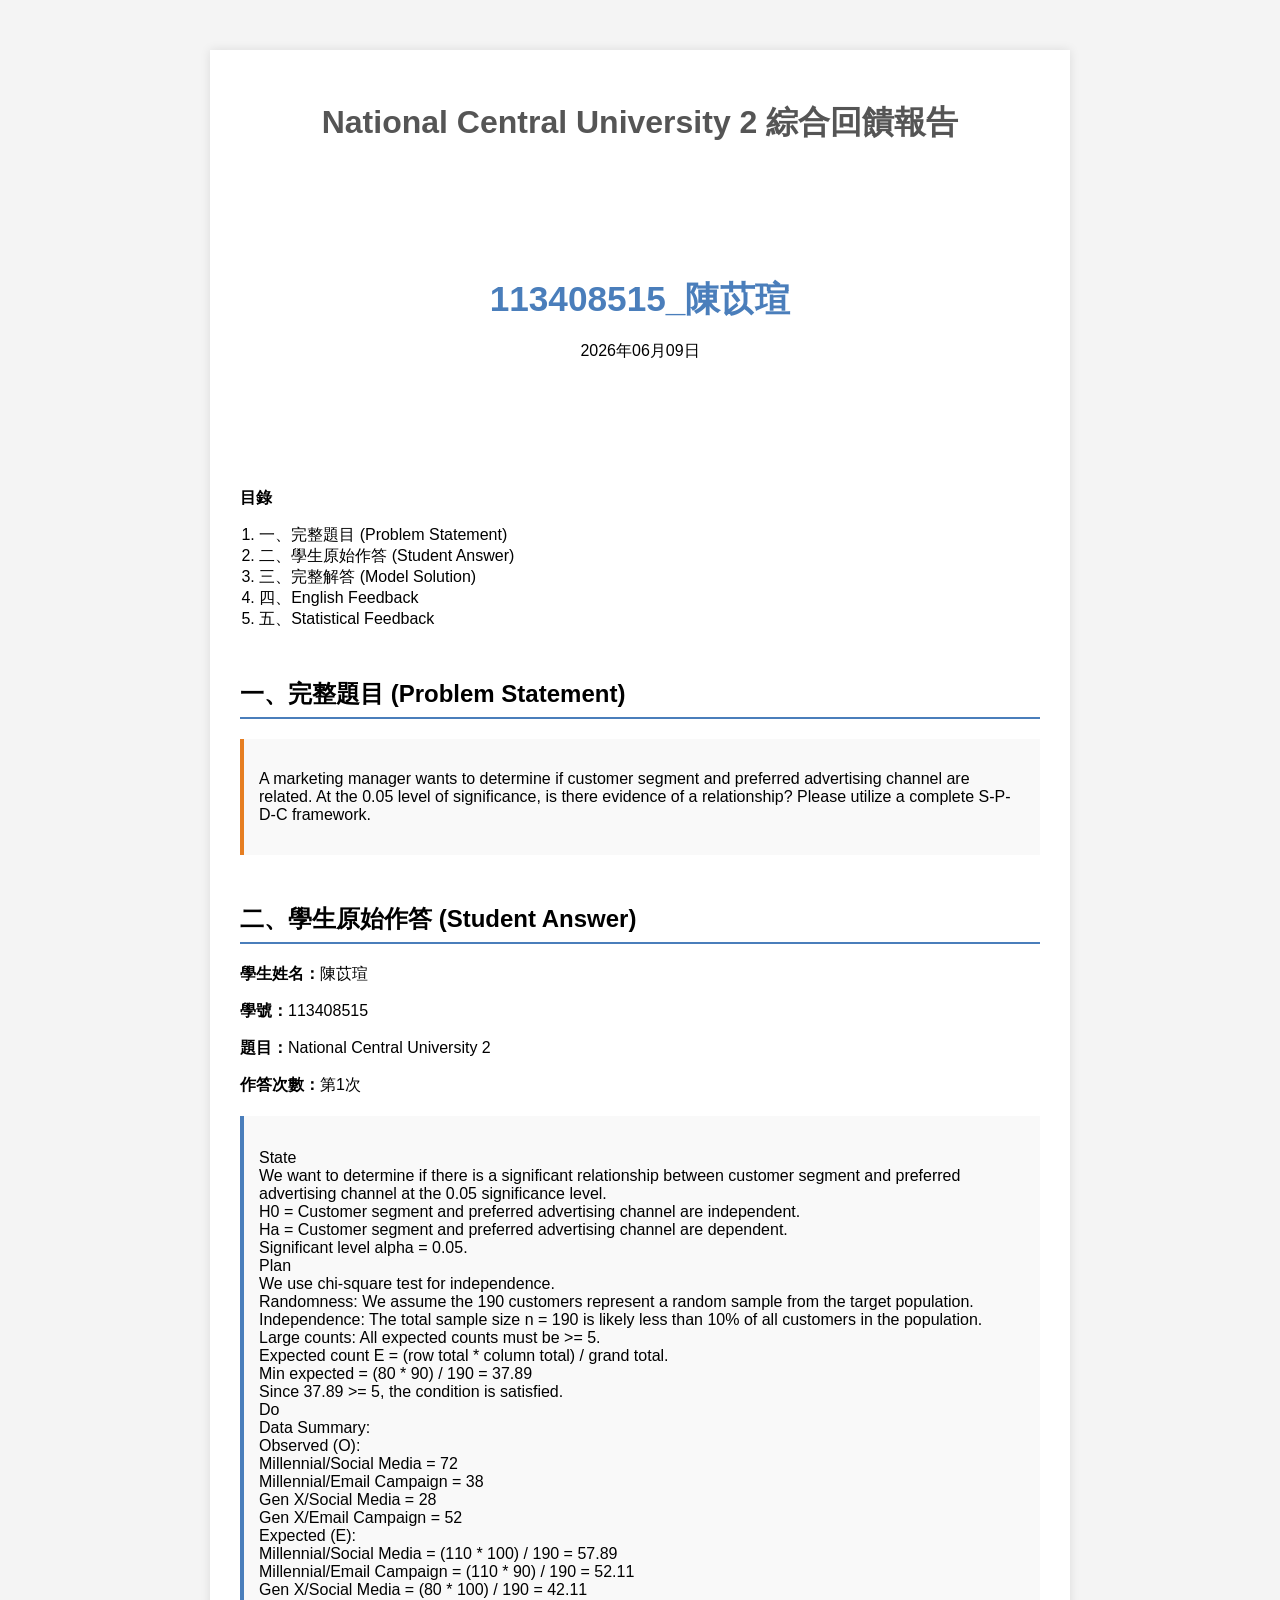
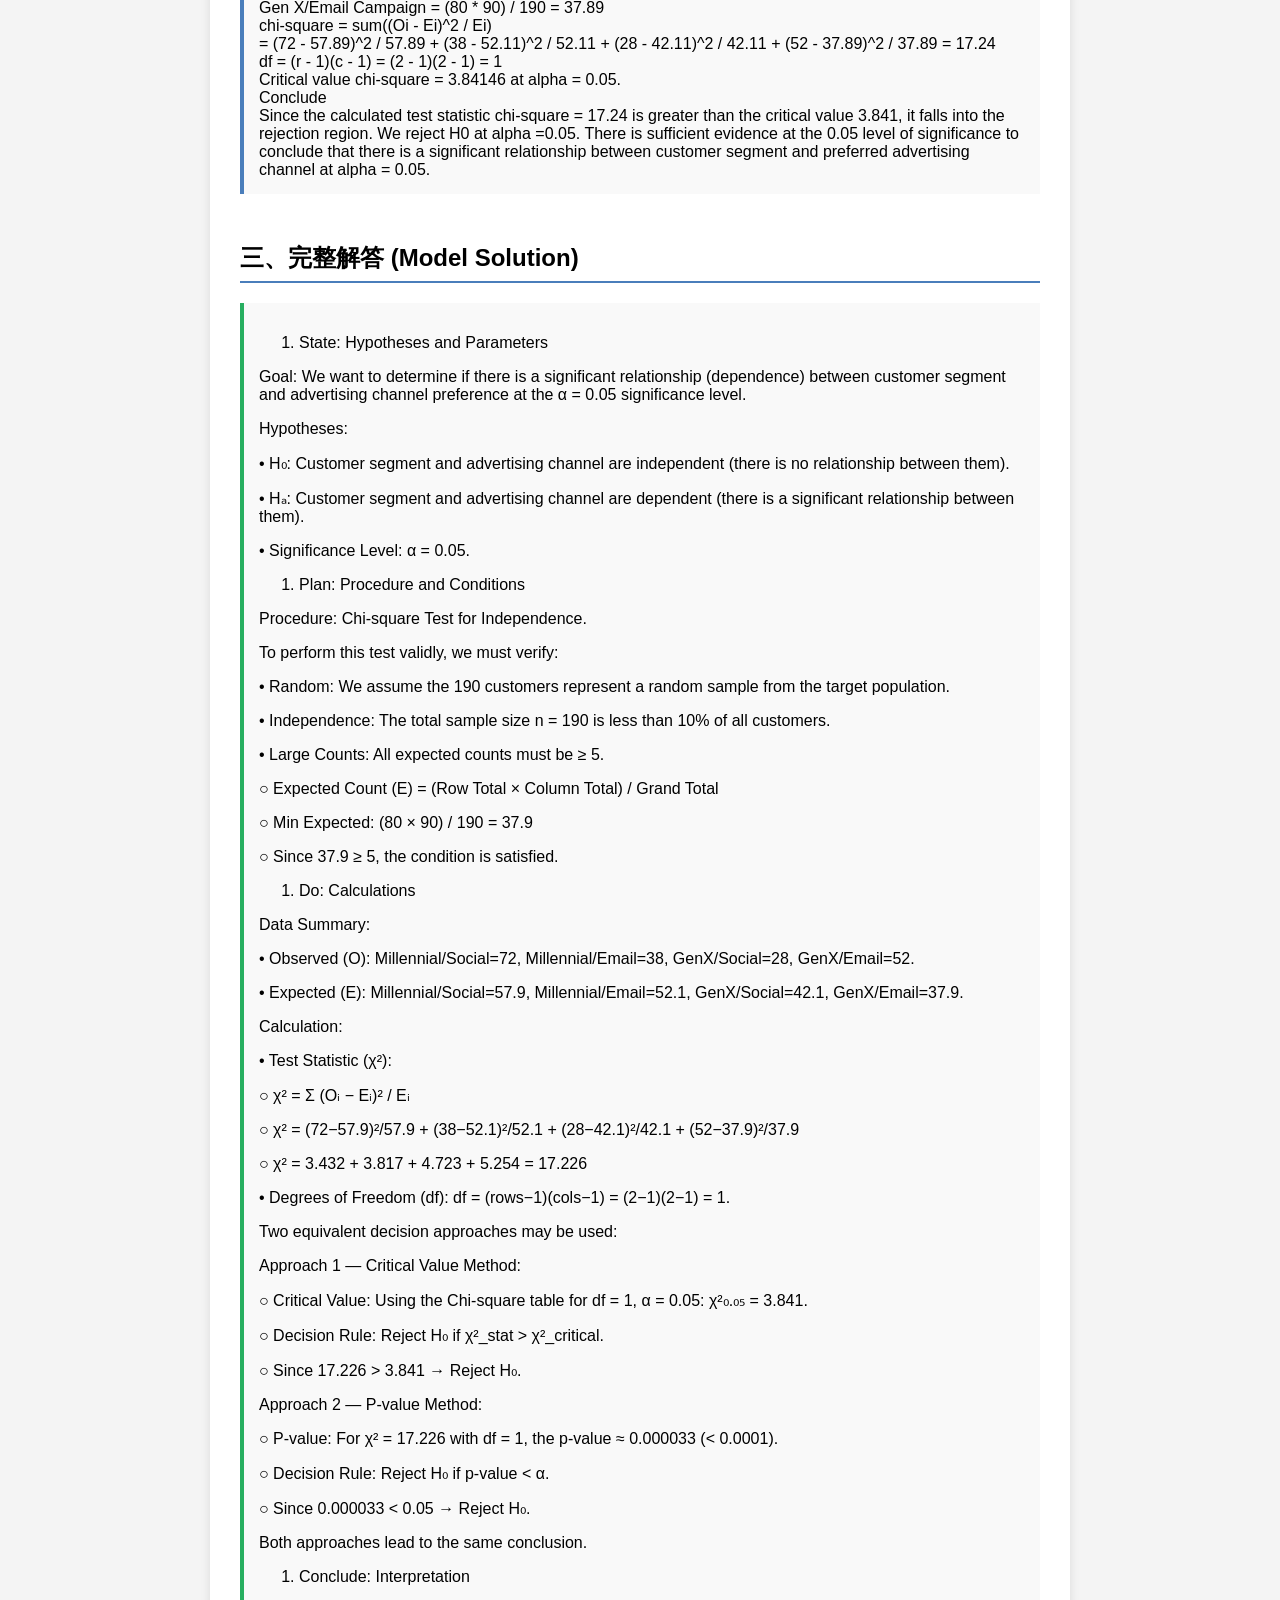
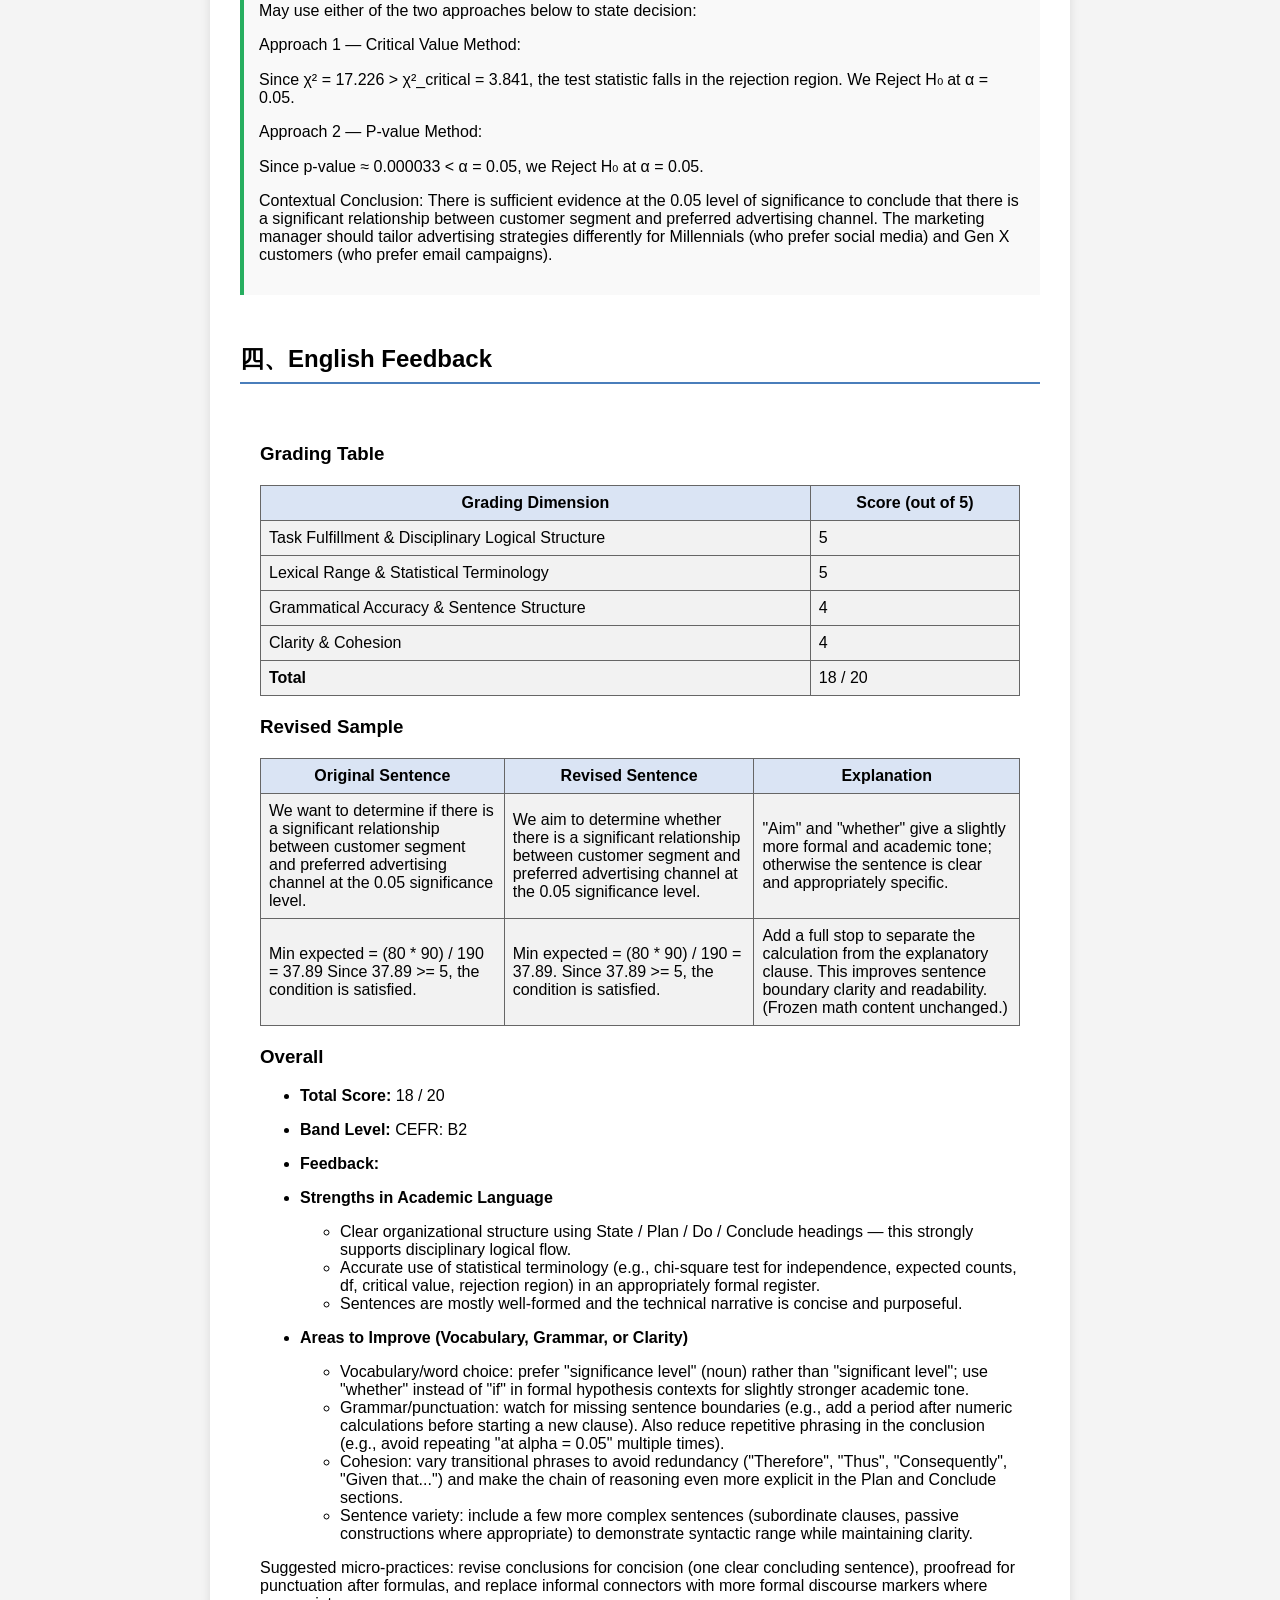
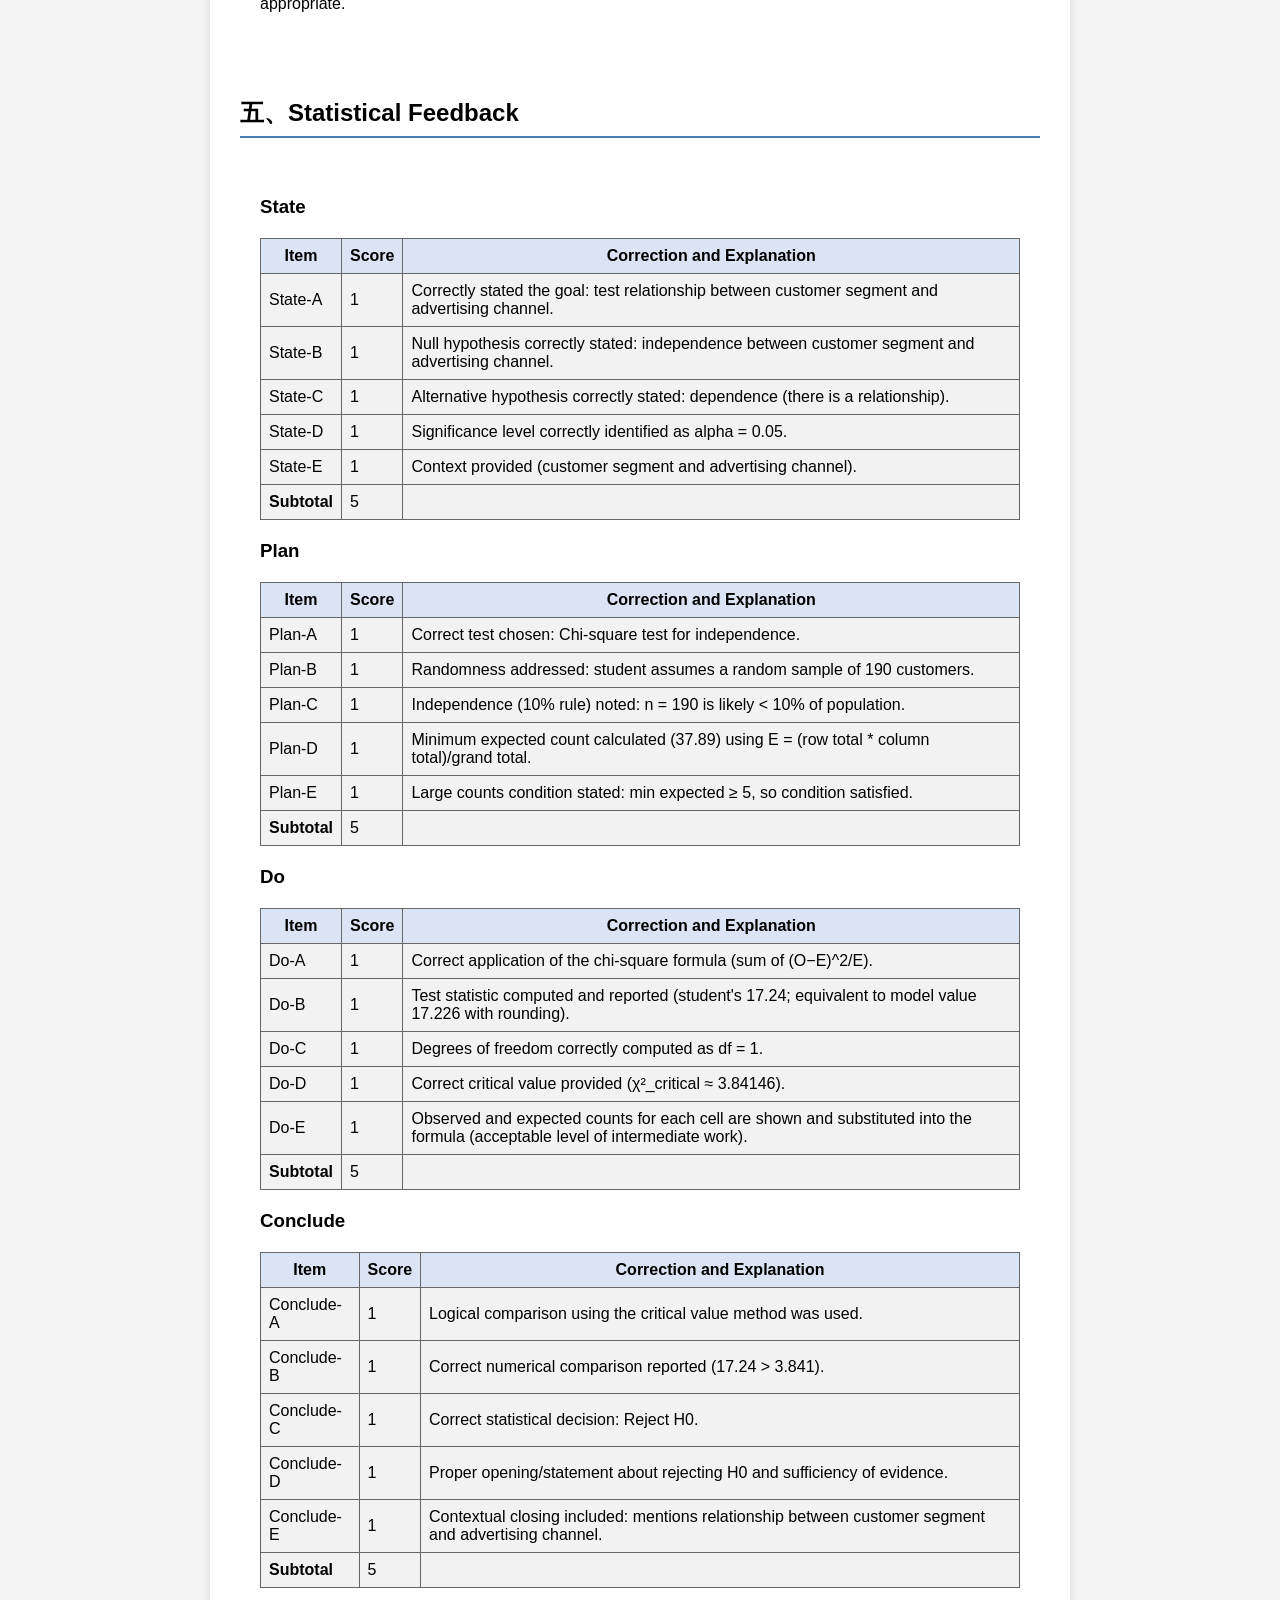
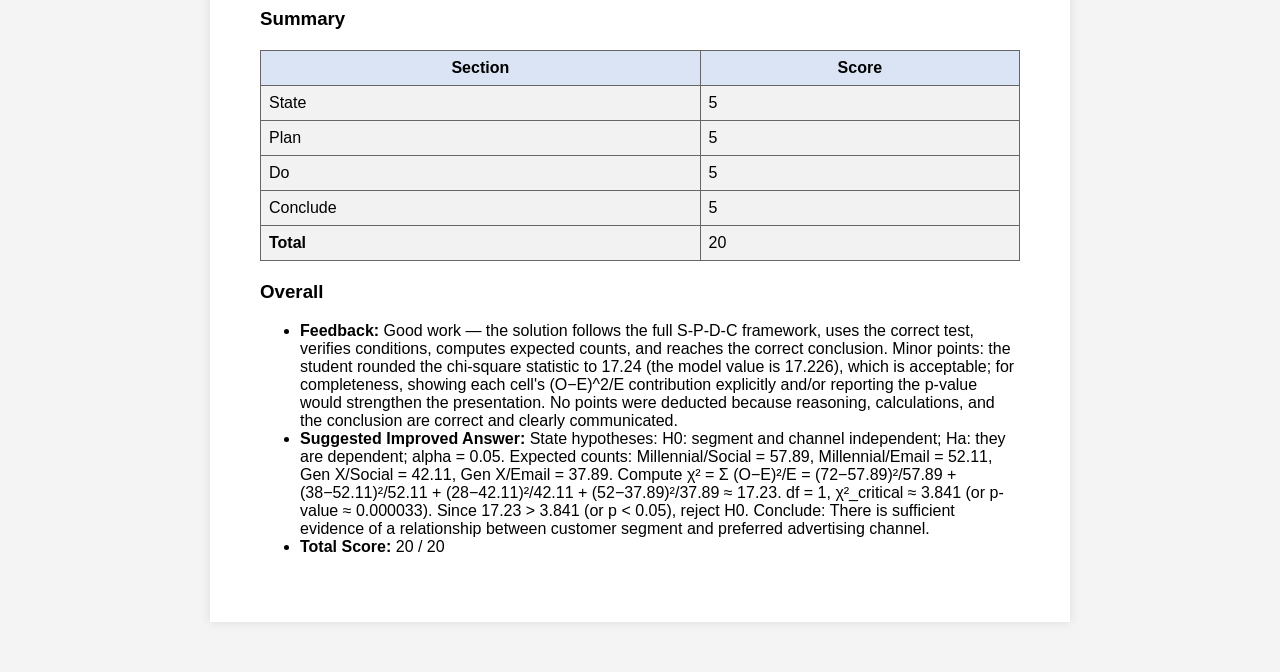
<file: evaluate_output/113408515_陳苡瑄_National Central University 2_第1次.html>
<!doctype html><html><head><meta charset='utf-8'><style>
      body{font-family:sans-serif;margin:0;padding:0;background:#f4f4f4}
      .container{max-width:800px;margin:50px auto;background:#fff;
                 padding:30px;box-shadow:0 0 10px rgba(0,0,0,0.1)}
      header,footer{text-align:center;color:#555}
      .cover{text-align:center;padding:80px 0}
      .cover h2{font-size:2.2em;color:#4a7ebb;margin-bottom:.5em}
      .toc{margin:30px 0}
      .toc ol{padding-left:1.2em}
      h2.section{border-bottom:2px solid #4a7ebb;padding-bottom:.3em;margin-top:2em}
      @media print{.page-break{page-break-after:always}}
      table {
          width: 100%;
          border-collapse: collapse;
          margin: 20px 0;
        }
        table, th, td {
          border: 1px solid #666;
        }
        th {
          background-color: #dae4f4;
          padding: 8px;
          text-align: center;
        }
        td {
          background-color: #f2f2f2;
          padding: 8px;
          text-align: left;
        }
        .report-container {
          background-color: #fff;
          padding: 20px;
        }
        .content-box {
          background: #f9f9f9; 
          padding: 15px; 
          margin: 20px 0;
        }
        /* 使用不同顏色左側邊框來區分區塊 */
        .box-problem { border-left: 4px solid #e67e22; }
        .box-student { border-left: 4px solid #4a7ebb; white-space: pre-wrap; }
        .box-solution { border-left: 4px solid #27ae60; }
    </style>

<title>113408515 回饋報告</title></head><body>
<div class="container">
  <header><h1>National Central University 2 綜合回饋報告</h1></header>
  <div class="cover"><h2>113408515_陳苡瑄</h2><p>2026年06月09日</p></div>
  <div class="toc"><strong>目錄</strong><ol>
    <li>一、完整題目 (Problem Statement)</li>
    <li>二、學生原始作答 (Student Answer)</li>
    <li>三、完整解答 (Model Solution)</li>
    <li>四、English Feedback</li>
    <li>五、Statistical Feedback</li></ol></div>
    
<h2 class="section">一、完整題目 (Problem Statement)</h2>
<div class="content-box box-problem report-container">
<p>A marketing manager wants to determine if customer segment and preferred advertising channel are related. At the 0.05 level of significance, is there evidence of a relationship? Please utilize a complete S-P-D-C framework.</p>
</div>

<h2 class="section">二、學生原始作答 (Student Answer)</h2>
<p><strong>學生姓名：</strong>陳苡瑄</p>
<p><strong>學號：</strong>113408515</p>
<p><strong>題目：</strong>National Central University 2</p>
<p><strong>作答次數：</strong>第1次</p>
<div class="content-box box-student">
State<br>We want to determine if there is a significant relationship between customer segment and preferred advertising channel at the 0.05 significance level.<br>H0 = Customer segment and preferred advertising channel are independent.<br>Ha = Customer segment and preferred advertising channel are dependent.<br>Significant level alpha = 0.05.<br>Plan<br>We use chi-square test for independence.<br>Randomness: We assume the 190 customers represent a random sample from the target population.<br>Independence: The total sample size n = 190 is likely less than 10% of all customers in the population.<br>Large counts: All expected counts must be &gt;= 5.<br>Expected count E = (row total * column total) / grand total.<br>Min expected = (80 * 90) / 190 = 37.89<br>Since 37.89 &gt;= 5, the condition is satisfied.<br>Do<br>Data Summary:<br>Observed (O):<br>Millennial/Social Media = 72<br>Millennial/Email Campaign = 38<br>Gen X/Social Media = 28<br>Gen X/Email Campaign = 52<br>Expected (E):<br>Millennial/Social Media = (110 * 100) / 190 = 57.89<br>Millennial/Email Campaign = (110 * 90) / 190 = 52.11<br>Gen X/Social Media = (80 * 100) / 190 = 42.11<br>Gen X/Email Campaign = (80 * 90) / 190 = 37.89<br>chi-square = sum((Oi - Ei)^2 / Ei)<br>= (72 - 57.89)^2 / 57.89 + (38 - 52.11)^2 / 52.11 + (28 - 42.11)^2 / 42.11 + (52 - 37.89)^2 / 37.89 = 17.24<br>df = (r - 1)(c - 1) = (2 - 1)(2 - 1) = 1<br>Critical value chi-square = 3.84146 at alpha = 0.05.<br>Conclude<br>Since the calculated test statistic chi-square = 17.24 is greater than the critical value 3.841, it falls into the rejection region. We reject H0 at alpha =0.05. There is sufficient evidence at the 0.05 level of significance to conclude that there is a significant relationship between customer segment and preferred advertising channel at alpha = 0.05.
</div>

<h2 class="section">三、完整解答 (Model Solution)</h2>
<div class="content-box box-solution report-container">
<ol>
<li>State: Hypotheses and Parameters</li>
</ol>
<p>Goal: We want to determine if there is a significant relationship (dependence) between customer segment and advertising channel preference at the α = 0.05 significance level.</p>
<p>Hypotheses:</p>
<p>• H₀: Customer segment and advertising channel are independent (there is no relationship between them).</p>
<p>• Hₐ: Customer segment and advertising channel are dependent (there is a significant relationship between them).</p>
<p>• Significance Level: α = 0.05.</p>
<ol>
<li>Plan: Procedure and Conditions</li>
</ol>
<p>Procedure: Chi-square Test for Independence.</p>
<p>To perform this test validly, we must verify:</p>
<p>• Random: We assume the 190 customers represent a random sample from the target population.</p>
<p>• Independence: The total sample size n = 190 is less than 10% of all customers.</p>
<p>• Large Counts: All expected counts must be ≥ 5.</p>
<p>○ Expected Count (E) = (Row Total × Column Total) / Grand Total</p>
<p>○ Min Expected: (80 × 90) / 190 = 37.9</p>
<p>○ Since 37.9 ≥ 5, the condition is satisfied.</p>
<ol>
<li>Do: Calculations</li>
</ol>
<p>Data Summary:</p>
<p>• Observed (O): Millennial/Social=72, Millennial/Email=38, GenX/Social=28, GenX/Email=52.</p>
<p>• Expected (E): Millennial/Social=57.9, Millennial/Email=52.1, GenX/Social=42.1, GenX/Email=37.9.</p>
<p>Calculation:</p>
<p>• Test Statistic (χ²):</p>
<p>○ χ² = Σ (Oᵢ − Eᵢ)² / Eᵢ</p>
<p>○ χ² = (72−57.9)²/57.9 + (38−52.1)²/52.1 + (28−42.1)²/42.1 + (52−37.9)²/37.9</p>
<p>○ χ² = 3.432 + 3.817 + 4.723 + 5.254 = 17.226</p>
<p>• Degrees of Freedom (df): df = (rows−1)(cols−1) = (2−1)(2−1) = 1.</p>
<p>Two equivalent decision approaches may be used:</p>
<p>Approach 1 — Critical Value Method:</p>
<p>○ Critical Value: Using the Chi-square table for df = 1, α = 0.05: χ²₀.₀₅ = 3.841.</p>
<p>○ Decision Rule: Reject H₀ if χ²_stat &gt; χ²_critical.</p>
<p>○ Since 17.226 &gt; 3.841  →  Reject H₀.</p>
<p>Approach 2 — P-value Method:</p>
<p>○ P-value: For χ² = 17.226 with df = 1, the p-value ≈ 0.000033 (&lt; 0.0001).</p>
<p>○ Decision Rule: Reject H₀ if p-value &lt; α.</p>
<p>○ Since 0.000033 &lt; 0.05  →  Reject H₀.</p>
<p>Both approaches lead to the same conclusion.</p>
<ol>
<li>Conclude: Interpretation</li>
</ol>
<p>May use either of the two approaches below to state decision:</p>
<p>Approach 1 — Critical Value Method:</p>
<p>Since χ² = 17.226 &gt; χ²_critical = 3.841, the test statistic falls in the rejection region. We Reject H₀ at α = 0.05.</p>
<p>Approach 2 — P-value Method:</p>
<p>Since p-value ≈ 0.000033 &lt; α = 0.05, we Reject H₀ at α = 0.05.</p>
<p>Contextual Conclusion: There is sufficient evidence at the 0.05 level of significance to conclude that there is a significant relationship between customer segment and preferred advertising channel. The marketing manager should tailor advertising strategies differently for Millennials (who prefer social media) and Gen X customers (who prefer email campaigns).</p>
</div>
<div class="page-break"></div>

<h2 class="section">四、English Feedback</h2>
<body><div class="report-container"><h3>Grading Table</h3>
<table>
<thead>
<tr>
<th>Grading Dimension</th>
<th>Score (out of 5)</th>
</tr>
</thead>
<tbody>
<tr>
<td>Task Fulfillment &amp; Disciplinary Logical Structure</td>
<td>5</td>
</tr>
<tr>
<td>Lexical Range &amp; Statistical Terminology</td>
<td>5</td>
</tr>
<tr>
<td>Grammatical Accuracy &amp; Sentence Structure</td>
<td>4</td>
</tr>
<tr>
<td>Clarity &amp; Cohesion</td>
<td>4</td>
</tr>
<tr>
<td><strong>Total</strong></td>
<td>18 / 20</td>
</tr>
</tbody>
</table>
<h3>Revised Sample</h3>
<table>
<thead>
<tr>
<th>Original Sentence</th>
<th>Revised Sentence</th>
<th>Explanation</th>
</tr>
</thead>
<tbody>
<tr>
<td>We want to determine if there is a significant relationship between customer segment and preferred advertising channel at the 0.05 significance level.</td>
<td>We aim to determine whether there is a significant relationship between customer segment and preferred advertising channel at the 0.05 significance level.</td>
<td>"Aim" and "whether" give a slightly more formal and academic tone; otherwise the sentence is clear and appropriately specific.</td>
</tr>
<tr>
<td>Min expected = (80 * 90) / 190 = 37.89 Since 37.89 &gt;= 5, the condition is satisfied.</td>
<td>Min expected = (80 * 90) / 190 = 37.89. Since 37.89 &gt;= 5, the condition is satisfied.</td>
<td>Add a full stop to separate the calculation from the explanatory clause. This improves sentence boundary clarity and readability. (Frozen math content unchanged.)</td>
</tr>
</tbody>
</table>
<h3>Overall</h3>
<ul>
<li><strong>Total Score:</strong> 18 / 20  </li>
<li>
<p><strong>Band Level:</strong> CEFR: B2</p>
</li>
<li>
<p><strong>Feedback:</strong></p>
</li>
<li>
<p><strong>Strengths in Academic Language</strong></p>
<ul>
<li>Clear organizational structure using State / Plan / Do / Conclude headings — this strongly supports disciplinary logical flow.</li>
<li>Accurate use of statistical terminology (e.g., chi-square test for independence, expected counts, df, critical value, rejection region) in an appropriately formal register.</li>
<li>Sentences are mostly well-formed and the technical narrative is concise and purposeful.</li>
</ul>
</li>
<li>
<p><strong>Areas to Improve (Vocabulary, Grammar, or Clarity)</strong></p>
<ul>
<li>Vocabulary/word choice: prefer "significance level" (noun) rather than "significant level"; use "whether" instead of "if" in formal hypothesis contexts for slightly stronger academic tone.</li>
<li>Grammar/punctuation: watch for missing sentence boundaries (e.g., add a period after numeric calculations before starting a new clause). Also reduce repetitive phrasing in the conclusion (e.g., avoid repeating "at alpha = 0.05" multiple times).</li>
<li>Cohesion: vary transitional phrases to avoid redundancy ("Therefore", "Thus", "Consequently", "Given that...") and make the chain of reasoning even more explicit in the Plan and Conclude sections.</li>
<li>Sentence variety: include a few more complex sentences (subordinate clauses, passive constructions where appropriate) to demonstrate syntactic range while maintaining clarity.</li>
</ul>
</li>
</ul>
<p>Suggested micro-practices: revise conclusions for concision (one clear concluding sentence), proofread for punctuation after formulas, and replace informal connectors with more formal discourse markers where appropriate.</p></div></body>
<div class="page-break"></div>

<h2 class="section">五、Statistical Feedback</h2>
<body><div class="report-container"><h3>State</h3>
<table>
<thead>
<tr>
<th>Item</th>
<th>Score</th>
<th>Correction and Explanation</th>
</tr>
</thead>
<tbody>
<tr>
<td>State-A</td>
<td>1</td>
<td>Correctly stated the goal: test relationship between customer segment and advertising channel.</td>
</tr>
<tr>
<td>State-B</td>
<td>1</td>
<td>Null hypothesis correctly stated: independence between customer segment and advertising channel.</td>
</tr>
<tr>
<td>State-C</td>
<td>1</td>
<td>Alternative hypothesis correctly stated: dependence (there is a relationship).</td>
</tr>
<tr>
<td>State-D</td>
<td>1</td>
<td>Significance level correctly identified as alpha = 0.05.</td>
</tr>
<tr>
<td>State-E</td>
<td>1</td>
<td>Context provided (customer segment and advertising channel).</td>
</tr>
<tr>
<td><strong>Subtotal</strong></td>
<td>5</td>
<td></td>
</tr>
</tbody>
</table>
<h3>Plan</h3>
<table>
<thead>
<tr>
<th>Item</th>
<th>Score</th>
<th>Correction and Explanation</th>
</tr>
</thead>
<tbody>
<tr>
<td>Plan-A</td>
<td>1</td>
<td>Correct test chosen: Chi-square test for independence.</td>
</tr>
<tr>
<td>Plan-B</td>
<td>1</td>
<td>Randomness addressed: student assumes a random sample of 190 customers.</td>
</tr>
<tr>
<td>Plan-C</td>
<td>1</td>
<td>Independence (10% rule) noted: n = 190 is likely &lt; 10% of population.</td>
</tr>
<tr>
<td>Plan-D</td>
<td>1</td>
<td>Minimum expected count calculated (37.89) using E = (row total * column total)/grand total.</td>
</tr>
<tr>
<td>Plan-E</td>
<td>1</td>
<td>Large counts condition stated: min expected ≥ 5, so condition satisfied.</td>
</tr>
<tr>
<td><strong>Subtotal</strong></td>
<td>5</td>
<td></td>
</tr>
</tbody>
</table>
<h3>Do</h3>
<table>
<thead>
<tr>
<th>Item</th>
<th>Score</th>
<th>Correction and Explanation</th>
</tr>
</thead>
<tbody>
<tr>
<td>Do-A</td>
<td>1</td>
<td>Correct application of the chi-square formula (sum of (O−E)^2/E).</td>
</tr>
<tr>
<td>Do-B</td>
<td>1</td>
<td>Test statistic computed and reported (student's 17.24; equivalent to model value 17.226 with rounding).</td>
</tr>
<tr>
<td>Do-C</td>
<td>1</td>
<td>Degrees of freedom correctly computed as df = 1.</td>
</tr>
<tr>
<td>Do-D</td>
<td>1</td>
<td>Correct critical value provided (χ²_critical ≈ 3.84146).</td>
</tr>
<tr>
<td>Do-E</td>
<td>1</td>
<td>Observed and expected counts for each cell are shown and substituted into the formula (acceptable level of intermediate work).</td>
</tr>
<tr>
<td><strong>Subtotal</strong></td>
<td>5</td>
<td></td>
</tr>
</tbody>
</table>
<h3>Conclude</h3>
<table>
<thead>
<tr>
<th>Item</th>
<th>Score</th>
<th>Correction and Explanation</th>
</tr>
</thead>
<tbody>
<tr>
<td>Conclude-A</td>
<td>1</td>
<td>Logical comparison using the critical value method was used.</td>
</tr>
<tr>
<td>Conclude-B</td>
<td>1</td>
<td>Correct numerical comparison reported (17.24 &gt; 3.841).</td>
</tr>
<tr>
<td>Conclude-C</td>
<td>1</td>
<td>Correct statistical decision: Reject H0.</td>
</tr>
<tr>
<td>Conclude-D</td>
<td>1</td>
<td>Proper opening/statement about rejecting H0 and sufficiency of evidence.</td>
</tr>
<tr>
<td>Conclude-E</td>
<td>1</td>
<td>Contextual closing included: mentions relationship between customer segment and advertising channel.</td>
</tr>
<tr>
<td><strong>Subtotal</strong></td>
<td>5</td>
<td></td>
</tr>
</tbody>
</table>
<h3>Summary</h3>
<table>
<thead>
<tr>
<th>Section</th>
<th>Score</th>
</tr>
</thead>
<tbody>
<tr>
<td>State</td>
<td>5</td>
</tr>
<tr>
<td>Plan</td>
<td>5</td>
</tr>
<tr>
<td>Do</td>
<td>5</td>
</tr>
<tr>
<td>Conclude</td>
<td>5</td>
</tr>
<tr>
<td><strong>Total</strong></td>
<td>20</td>
</tr>
</tbody>
</table>
<h3>Overall</h3>
<ul>
<li><strong>Feedback:</strong> Good work — the solution follows the full S-P-D-C framework, uses the correct test, verifies conditions, computes expected counts, and reaches the correct conclusion. Minor points: the student rounded the chi-square statistic to 17.24 (the model value is 17.226), which is acceptable; for completeness, showing each cell's (O−E)^2/E contribution explicitly and/or reporting the p-value would strengthen the presentation. No points were deducted because reasoning, calculations, and the conclusion are correct and clearly communicated.</li>
<li><strong>Suggested Improved Answer:</strong> State hypotheses: H0: segment and channel independent; Ha: they are dependent; alpha = 0.05. Expected counts: Millennial/Social = 57.89, Millennial/Email = 52.11, Gen X/Social = 42.11, Gen X/Email = 37.89. Compute χ² = Σ (O−E)²/E = (72−57.89)²/57.89 + (38−52.11)²/52.11 + (28−42.11)²/42.11 + (52−37.89)²/37.89 ≈ 17.23. df = 1, χ²_critical ≈ 3.841 (or p-value ≈ 0.000033). Since 17.23 &gt; 3.841 (or p &lt; 0.05), reject H0. Conclude: There is sufficient evidence of a relationship between customer segment and preferred advertising channel.</li>
<li><strong>Total Score:</strong> 20 / 20</li>
</ul></div></body>
</div></body></html>
</file>
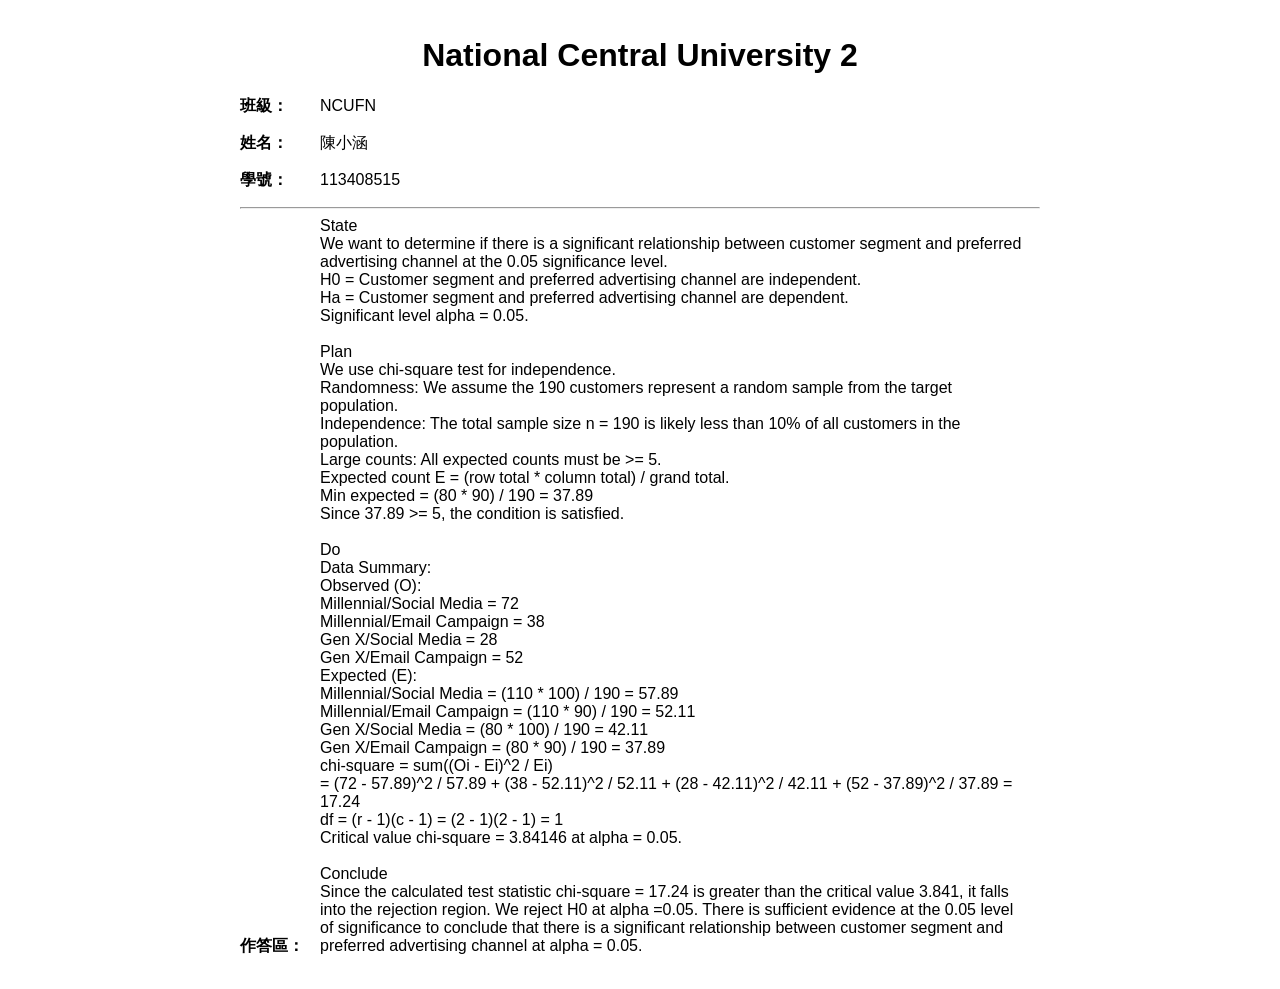
<file: ocr_output/113408515_NCUFN_陳小涵_National Central University 2_第1次.html>
<!DOCTYPE html>
<html lang="zh-TW">
<head>
  <meta charset="UTF-8">
  <title>National Central University 2</title>
  <style>
    body { max-width: 800px; margin: 0 auto; font-family: sans-serif; padding: 1rem; }
    h1 { text-align: center; }
    .field { margin-bottom: 1rem; }
    label { display: inline-block; width: 80px; font-weight: bold; }
    span, p { display: inline-block; width: calc(100% - 90px); margin: 0; }
  </style>
</head>
<body>
  <h1>National Central University 2</h1>
  <div class="field"><label>班級：</label><span>NCUFN</span></div>
  <div class="field"><label>姓名：</label><span>陳小涵</span></div>
  <div class="field"><label>學號：</label><span>113408515</span></div>
  <hr>
  <div class="field"><label>作答區：</label><p>State<br>We want to determine if there is a significant relationship between customer segment and preferred advertising channel at the 0.05 significance level.<br>H0 = Customer segment and preferred advertising channel are independent.<br>Ha = Customer segment and preferred advertising channel are dependent.<br>Significant level alpha = 0.05.<br><br>Plan<br>We use chi-square test for independence.<br>Randomness: We assume the 190 customers represent a random sample from the target population.<br>Independence: The total sample size n = 190 is likely less than 10% of all customers in the population.<br>Large counts: All expected counts must be &gt;= 5.<br>Expected count E = (row total * column total) / grand total.<br>Min expected = (80 * 90) / 190 = 37.89<br>Since 37.89 &gt;= 5, the condition is satisfied.<br><br>Do<br>Data Summary:<br>Observed (O):<br>Millennial/Social Media = 72<br>Millennial/Email Campaign = 38<br>Gen X/Social Media = 28<br>Gen X/Email Campaign = 52<br>Expected (E):<br>Millennial/Social Media = (110 * 100) / 190 = 57.89<br>Millennial/Email Campaign = (110 * 90) / 190 = 52.11<br>Gen X/Social Media = (80 * 100) / 190 = 42.11<br>Gen X/Email Campaign = (80 * 90) / 190 = 37.89<br>chi-square = sum((Oi - Ei)^2 / Ei)<br>= (72 - 57.89)^2 / 57.89 + (38 - 52.11)^2 / 52.11 + (28 - 42.11)^2 / 42.11 + (52 - 37.89)^2 / 37.89 = 17.24<br>df = (r - 1)(c - 1) = (2 - 1)(2 - 1) = 1<br>Critical value chi-square = 3.84146 at alpha = 0.05.<br><br>Conclude<br>Since the calculated test statistic chi-square = 17.24 is greater than the critical value 3.841, it falls into the rejection region. We reject H0 at alpha =0.05. There is sufficient evidence at the 0.05 level of significance to conclude that there is a significant relationship between customer segment and preferred advertising channel at alpha = 0.05.</p></div>
</body>
</html>
</file>
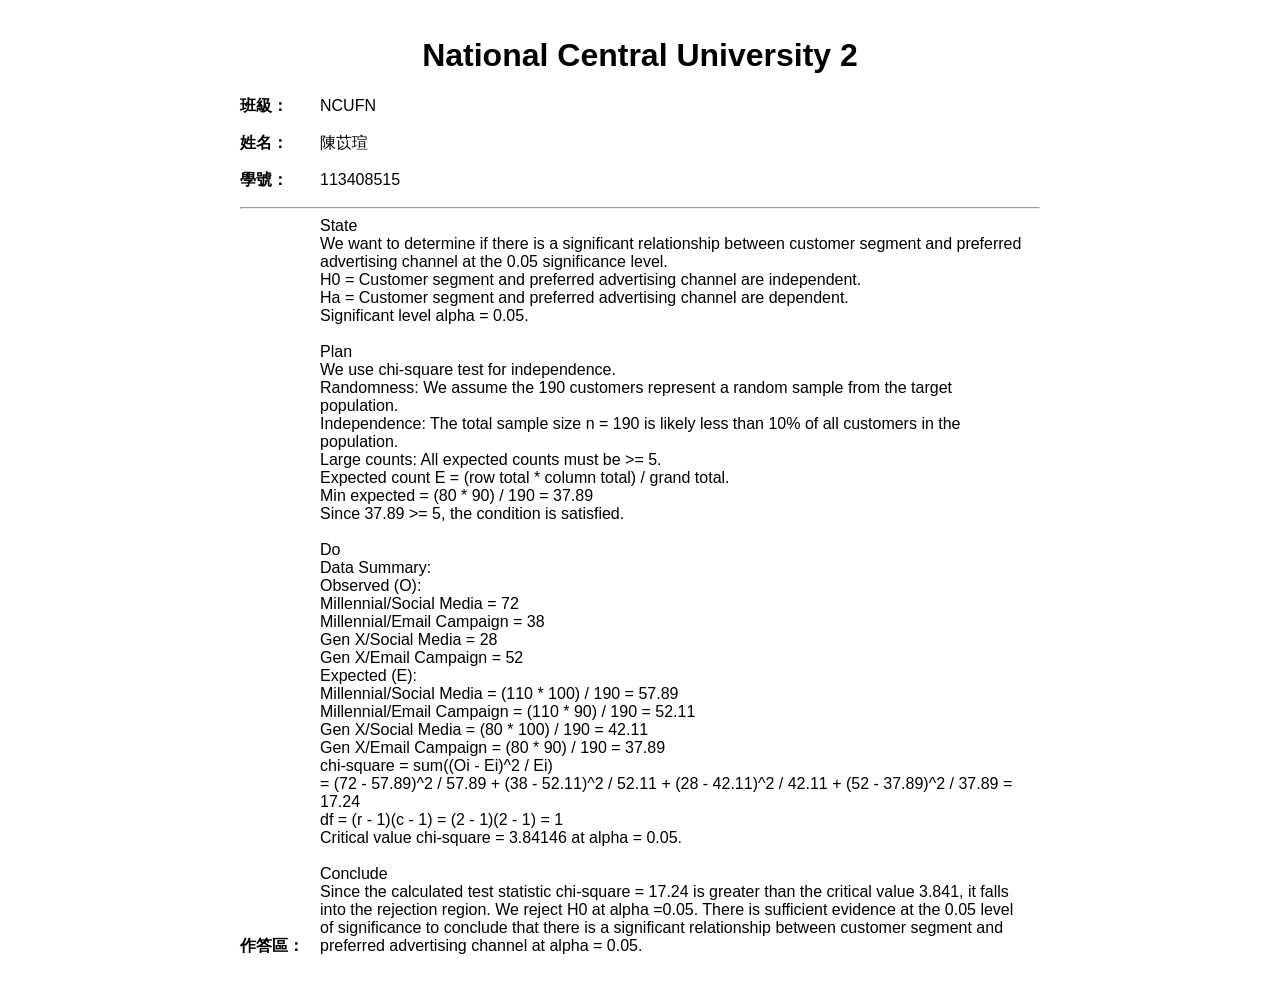
<file: ocr_output/113408515_NCUFN_陳苡瑄_National Central University 2_第1次.html>
<!DOCTYPE html>
<html lang="zh-TW">
<head>
  <meta charset="UTF-8">
  <title>National Central University 2</title>
  <style>
    body { max-width: 800px; margin: 0 auto; font-family: sans-serif; padding: 1rem; }
    h1 { text-align: center; }
    .field { margin-bottom: 1rem; }
    label { display: inline-block; width: 80px; font-weight: bold; }
    span, p { display: inline-block; width: calc(100% - 90px); margin: 0; }
  </style>
</head>
<body>
  <h1>National Central University 2</h1>
  <div class="field"><label>班級：</label><span>NCUFN</span></div>
  <div class="field"><label>姓名：</label><span>陳苡瑄</span></div>
  <div class="field"><label>學號：</label><span>113408515</span></div>
  <hr>
  <div class="field"><label>作答區：</label><p>State<br>We want to determine if there is a significant relationship between customer segment and preferred advertising channel at the 0.05 significance level.<br>H0 = Customer segment and preferred advertising channel are independent.<br>Ha = Customer segment and preferred advertising channel are dependent.<br>Significant level alpha = 0.05.<br><br>Plan<br>We use chi-square test for independence.<br>Randomness: We assume the 190 customers represent a random sample from the target population.<br>Independence: The total sample size n = 190 is likely less than 10% of all customers in the population.<br>Large counts: All expected counts must be &gt;= 5.<br>Expected count E = (row total * column total) / grand total.<br>Min expected = (80 * 90) / 190 = 37.89<br>Since 37.89 &gt;= 5, the condition is satisfied.<br><br>Do<br>Data Summary:<br>Observed (O):<br>Millennial/Social Media = 72<br>Millennial/Email Campaign = 38<br>Gen X/Social Media = 28<br>Gen X/Email Campaign = 52<br>Expected (E):<br>Millennial/Social Media = (110 * 100) / 190 = 57.89<br>Millennial/Email Campaign = (110 * 90) / 190 = 52.11<br>Gen X/Social Media = (80 * 100) / 190 = 42.11<br>Gen X/Email Campaign = (80 * 90) / 190 = 37.89<br>chi-square = sum((Oi - Ei)^2 / Ei)<br>= (72 - 57.89)^2 / 57.89 + (38 - 52.11)^2 / 52.11 + (28 - 42.11)^2 / 42.11 + (52 - 37.89)^2 / 37.89 = 17.24<br>df = (r - 1)(c - 1) = (2 - 1)(2 - 1) = 1<br>Critical value chi-square = 3.84146 at alpha = 0.05.<br><br>Conclude<br>Since the calculated test statistic chi-square = 17.24 is greater than the critical value 3.841, it falls into the rejection region. We reject H0 at alpha =0.05. There is sufficient evidence at the 0.05 level of significance to conclude that there is a significant relationship between customer segment and preferred advertising channel at alpha = 0.05.</p></div>
</body>
</html>
</file>
<file: assets/css/styles.css>
/* ============================================================
   StatGrade AI — Ivory Ledger 設計系統
   共用樣式：所有頁面只依賴此檔；頁面特有樣式放各頁 <style>
   ============================================================ */

:root {
  /* ===== Surfaces（與 chart ink 規範同源）===== */
  --page: #f9f9f7;
  --surface: #ffffff;
  --surface-soft: #fcfcfb;
  --inset: #f3f3f0;
  --inset-deep: #ecece7;

  /* ===== Ink ===== */
  --ink: #0b0b0b;
  --ink-2: #52514e;
  --ink-3: #898781;
  --ink-invert: #f9f9f7;

  /* ===== Lines ===== */
  --line: #e1e0d9;
  --line-strong: #c3c2b7;

  /* ===== Brand（= sequential blue ramp）===== */
  --brand-50: #eaf3fd;
  --brand-100: #cde2fb;
  --brand-200: #a8ccf3;
  --brand-500: #2a78d6;
  --brand-600: #256abf;
  --brand-700: #1d549a;
  --brand-900: #0d366b;

  /* ===== 學術輔色（教授覆核章專用，用量 <5%）===== */
  --review: #7d2f36;
  --review-tint: #f7ecec;

  /* ===== Status ===== */
  --ok: #0ca30c;       --ok-ink: #0a7a0a;      --ok-tint: #e7f6e7;      --ok-line: #b9e3b9;
  --warn: #fab219;     --warn-ink: #8a5f00;    --warn-tint: #fdf3da;    --warn-line: #f0dcaa;
  --serious: #ec835a;  --serious-ink: #b04a26; --serious-tint: #fdeee7; --serious-line: #f5cdbb;
  --crit: #d03b3b;     --crit-ink: #b02424;    --crit-tint: #fbe9e9;    --crit-line: #f0c2c2;

  /* ===== Typography ===== */
  --font-ui: "Noto Sans TC", "Segoe UI", "Microsoft JhengHei", "PingFang TC", sans-serif;
  --font-exam: Georgia, "Times New Roman", "Noto Serif TC", "Microsoft JhengHei", serif;
  --font-mono: "Cascadia Code", ui-monospace, Consolas, "Courier New", monospace;

  /* ===== Spacing（4px 節奏）===== */
  --sp-1: 4px;  --sp-2: 8px;  --sp-3: 12px; --sp-4: 16px;
  --sp-5: 20px; --sp-6: 24px; --sp-8: 32px; --sp-10: 40px;
  --sp-12: 48px; --sp-16: 64px;

  /* ===== Radii ===== */
  --r-xs: 4px;
  --r-sm: 6px;
  --r-md: 8px;
  --r-lg: 12px;
  --r-pill: 999px;

  /* ===== Shadows ===== */
  --sh-1: 0 1px 2px rgba(11,11,11,.05);
  --sh-2: 0 1px 3px rgba(11,11,11,.06), 0 2px 8px rgba(11,11,11,.04);
  --sh-3: 0 4px 16px rgba(11,11,11,.08), 0 1px 3px rgba(11,11,11,.05);
  --sh-pop: 0 12px 32px rgba(13,54,107,.14);
  --ring: 0 0 0 3px rgba(42,120,214,.22);

  /* ===== Layout ===== */
  --shell-max: 1120px;
  --shell-wide: 1280px;
  --shell-read: 720px;
  --nav-h: 56px;
  --control-h: 36px;
  --control-h-sm: 30px;
  --control-h-lg: 42px;
}

/* ===== Base ===== */
*, *::before, *::after { box-sizing: border-box; }
html { -webkit-text-size-adjust: 100%; }
body {
  margin: 0;
  background: var(--page);
  color: var(--ink);
  font-family: var(--font-ui);
  font-size: 15px;
  line-height: 1.75;
  font-variant-numeric: tabular-nums;
}
::selection { background: var(--brand-100); color: var(--ink); }
:focus-visible { outline: none; box-shadow: var(--ring); }

h1, h2, h3, h4 { margin: 0; line-height: 1.4; }
p { margin: 0 0 var(--sp-3); }
p:last-child { margin-bottom: 0; }
ul, ol { margin: 0; padding-left: 22px; }
img { max-width: 100%; }

a { color: var(--brand-500); text-decoration: none; }
a:hover { color: var(--brand-600); text-decoration: underline; text-underline-offset: 3px; }

.mono { font-family: var(--font-mono); }
.muted { color: var(--ink-3); }
.text-sm { font-size: 13px; line-height: 1.6; }

/* eyebrow：中文小標（§ 節號用於 intro） */
.eyebrow {
  display: block;
  font-size: 12px;
  font-weight: 500;
  letter-spacing: .12em;
  color: var(--ink-3);
  margin-bottom: var(--sp-2);
}
.eyebrow--brand {
  color: var(--brand-600);
  text-transform: uppercase;
  letter-spacing: .08em;
  font-weight: 700;
}

/* 期刊雙線 — 全站身分記號，置於 h1 下方 */
.rule-double {
  width: 96px;
  height: 4px;
  border-top: 2px solid var(--ink);
  border-bottom: 1px solid var(--line-strong);
  margin: var(--sp-3) 0 0;
}
.rule-double--center { margin-left: auto; margin-right: auto; }

/* ===== Shells ===== */
.shell { max-width: var(--shell-max); margin: 0 auto; padding: 0 var(--sp-6); }
.shell--wide { max-width: var(--shell-wide); }
.shell--read { max-width: var(--shell-read); }
.page { padding: var(--sp-10) 0 var(--sp-16); }

/* 頁頭列：h1 + 雙線 + 右側 meta */
.page-head {
  display: flex;
  align-items: flex-end;
  justify-content: space-between;
  gap: var(--sp-4);
  flex-wrap: wrap;
  margin-bottom: var(--sp-6);
}
.page-head h1 { font-size: 22px; font-weight: 700; }
.page-head__meta { display: flex; align-items: center; gap: var(--sp-3); font-size: 13px; color: var(--ink-3); }

/* ===== 導覽列 ===== */
.nav {
  position: sticky;
  top: 0;
  z-index: 50;
  height: var(--nav-h);
  background: rgba(252, 252, 251, .88);
  backdrop-filter: blur(10px) saturate(1.4);
  -webkit-backdrop-filter: blur(10px) saturate(1.4);
  border-bottom: 1px solid var(--line);
  box-shadow: 0 1px 0 rgba(11,11,11,.02);
}
.nav::before {
  /* 頂部品牌色細線 */
  content: "";
  position: absolute;
  top: 0; left: 0; right: 0;
  height: 2px;
  background: linear-gradient(90deg, var(--brand-900) 0%, var(--brand-500) 45%, var(--brand-200) 100%);
}
.nav__shell {
  max-width: var(--shell-max);
  margin: 0 auto;
  padding: 0 var(--sp-6);
  display: flex;
  align-items: center;
  gap: var(--sp-2);
  height: 100%;
}
.nav__shell--wide { max-width: var(--shell-wide); }
.nav__brand {
  display: inline-flex;
  align-items: center;
  gap: var(--sp-2);
  color: var(--ink);
  margin-right: var(--sp-5);
}
.nav__brand:hover { text-decoration: none; color: var(--ink); }
.nav__mark {
  width: 26px; height: 26px;
  display: inline-flex; align-items: center; justify-content: center;
  background: linear-gradient(135deg, var(--brand-500) 0%, var(--brand-900) 100%);
  color: #fff;
  border-radius: 7px;
  font-size: 15px; font-weight: 700;
  font-family: var(--font-exam);
  box-shadow: 0 1px 2px rgba(13,54,107,.35), inset 0 1px 0 rgba(255,255,255,.18);
}
.nav__wordmark { font-size: 15px; font-weight: 700; letter-spacing: -0.01em; white-space: nowrap; }
.nav__wordmark b { color: var(--brand-600); }
.nav__demo-chip {
  font-family: var(--font-mono);
  font-size: 10px; font-weight: 600;
  color: var(--ink-3);
  background: var(--inset);
  border: 1px solid var(--line);
  border-radius: var(--r-xs);
  padding: 1px 6px;
  letter-spacing: .06em;
}
.nav__links { display: flex; align-items: center; gap: 2px; }
.nav__link {
  position: relative;
  display: inline-flex;
  align-items: center;
  padding: 7px 14px;
  border-radius: var(--r-md);
  font-size: 14px;
  font-weight: 500;
  color: var(--ink-2);
  transition: background .15s, color .15s;
}
.nav__link:hover { color: var(--ink); text-decoration: none; background: var(--inset); }
.nav__link.is-active { color: var(--ink); font-weight: 700; }
.nav__link.is-active::after {
  content: "";
  position: absolute;
  left: 14px; right: 14px;
  bottom: -10px;
  height: 2px;
  border-radius: 2px;
  background: var(--brand-600);
}
.nav__auth { margin-left: auto; display: flex; align-items: center; gap: var(--sp-2); }
.nav__userwrap {
  display: inline-flex;
  align-items: center;
  gap: var(--sp-2);
  padding: 3px 12px 3px 4px;
  border: 1px solid var(--line);
  border-radius: var(--r-pill);
  background: var(--surface);
  transition: border-color .15s, box-shadow .15s;
}
.nav__userwrap:hover { text-decoration: none; border-color: var(--line-strong); box-shadow: var(--sh-1); }
.nav__avatar {
  width: 26px; height: 26px;
  border-radius: 50%;
  display: inline-flex; align-items: center; justify-content: center;
  background: var(--brand-50);
  color: var(--brand-700);
  font-size: 12px; font-weight: 700;
  flex: none;
}
.nav__avatar--teacher { background: var(--review-tint); color: var(--review); }
.nav__user { font-size: 13px; color: var(--ink); font-weight: 500; }
.nav__userwrap:hover .nav__user { color: var(--brand-600); }
.nav__toggle {
  display: none;
  margin-left: auto;
  width: 36px; height: 36px;
  border: 1px solid var(--line-strong);
  border-radius: var(--r-md);
  background: var(--surface);
  color: var(--ink-2);
  font-size: 16px;
  cursor: pointer;
}

/* 角色 chip */
.chip--role-student { background: var(--brand-50); color: var(--brand-700); border: 1px solid var(--brand-100); }
.chip--role-teacher { background: var(--review-tint); color: var(--review); border: 1px solid #ecd4d6; }

/* ===== 按鈕 ===== */
.btn {
  display: inline-flex;
  align-items: center;
  justify-content: center;
  gap: var(--sp-2);
  height: var(--control-h);
  padding: 0 var(--sp-4);
  border: 1px solid transparent;
  border-radius: var(--r-md);
  font-family: var(--font-ui);
  font-size: 14px;
  font-weight: 500;
  line-height: 1;
  cursor: pointer;
  white-space: nowrap;
  transition: background .15s, border-color .15s, color .15s, box-shadow .15s;
}
.btn:hover { text-decoration: none; }
.btn:active { transform: translateY(0.5px); }
.btn--primary { background: var(--brand-600); color: #fff; }
.btn--primary:hover { background: var(--brand-700); color: #fff; }
.btn--secondary { background: var(--surface); border-color: var(--line-strong); color: var(--ink); }
.btn--secondary:hover { background: var(--inset); color: var(--ink); }
.btn--ghost { background: transparent; color: var(--ink-2); }
.btn--ghost:hover { background: var(--inset); color: var(--ink); }
.btn--danger-ghost { background: transparent; color: var(--crit-ink); }
.btn--danger-ghost:hover { background: var(--crit-tint); color: var(--crit-ink); }
.btn--sm { height: var(--control-h-sm); padding: 0 var(--sp-3); font-size: 13px; }
.btn--lg { height: var(--control-h-lg); padding: 0 var(--sp-6); font-size: 15px; }
.btn--block { width: 100%; }
.btn[disabled], .btn.is-disabled { opacity: .5; cursor: not-allowed; pointer-events: none; }

/* ===== 卡片 ===== */
.card {
  background: var(--surface);
  border: 1px solid var(--line);
  border-radius: var(--r-lg);
  box-shadow: var(--sh-1);
  padding: var(--sp-5) var(--sp-6);
}
.card--soft { background: var(--surface-soft); }
.card--flush { padding: 0; overflow: hidden; }
.card--flush .card__head { padding: var(--sp-4) var(--sp-6); border-bottom: 1px solid var(--line); }
.card--hover { transition: border-color .15s, box-shadow .15s; }
.card--hover:hover { border-color: var(--line-strong); box-shadow: var(--sh-2); }
.card__head {
  display: flex;
  align-items: center;
  justify-content: space-between;
  gap: var(--sp-3);
  margin-bottom: var(--sp-3);
}
.card--flush .card__head { margin-bottom: 0; }
.card__head h3, .card__title { font-size: 16px; font-weight: 700; }
.card__action { font-size: 13px; }

/* ===== 表單 ===== */
.field { margin-bottom: var(--sp-4); }
.field label {
  display: block;
  font-size: 13px;
  font-weight: 500;
  color: var(--ink-2);
  margin-bottom: 6px;
}
.field input,
.field select,
.field textarea {
  width: 100%;
  height: 38px;
  background: var(--surface);
  border: 1px solid var(--line-strong);
  border-radius: var(--r-md);
  padding: 0 var(--sp-3);
  font-family: var(--font-ui);
  font-size: 14px;
  color: var(--ink);
  transition: border-color .15s, box-shadow .15s, background .3s;
}
.field textarea {
  height: auto;
  min-height: 160px;
  padding: 10px var(--sp-3);
  line-height: 1.7;
  font-size: 15px;
  resize: vertical;
}
.field input::placeholder, .field textarea::placeholder { color: var(--ink-3); }
.field input:focus, .field select:focus, .field textarea:focus {
  border-color: var(--brand-500);
  box-shadow: var(--ring);
  outline: none;
}
.field__input--num {
  font-family: var(--font-mono) !important;
  text-align: right;
  max-width: 160px;
}
.field--error input, .field--error select, .field--error textarea { border-color: var(--crit); }
.field__error { font-size: 12px; color: var(--crit-ink); margin-top: 4px; }
.field__hint { font-size: 12px; color: var(--ink-3); margin-top: 4px; }

/* select 下拉箭頭 */
.field select {
  appearance: none;
  background-image: url("data:image/svg+xml;charset=utf-8,%3Csvg xmlns='http://www.w3.org/2000/svg' width='10' height='6' viewBox='0 0 10 6'%3E%3Cpath d='M1 1l4 4 4-4' stroke='%2352514e' stroke-width='1.5' fill='none' stroke-linecap='round'/%3E%3C/svg%3E");
  background-repeat: no-repeat;
  background-position: right 12px center;
  padding-right: 32px;
}

/* ===== 狀態 chip ===== */
.chip {
  display: inline-flex;
  align-items: center;
  gap: 6px;
  height: 22px;
  padding: 0 10px;
  border-radius: var(--r-pill);
  font-size: 12px;
  font-weight: 600;
  line-height: 1;
  white-space: nowrap;
  border: 1px solid transparent;
}
.chip__dot { width: 6px; height: 6px; border-radius: 50%; flex: none; }
.chip--ok      { background: var(--ok-tint);      color: var(--ok-ink);      border-color: var(--ok-line); }
.chip--ok      .chip__dot { background: var(--ok); }
.chip--warn    { background: var(--warn-tint);    color: var(--warn-ink);    border-color: var(--warn-line); }
.chip--warn    .chip__dot { background: var(--warn); }
.chip--serious { background: var(--serious-tint); color: var(--serious-ink); border-color: var(--serious-line); }
.chip--serious .chip__dot { background: var(--serious); }
.chip--crit    { background: var(--crit-tint);    color: var(--crit-ink);    border-color: var(--crit-line); }
.chip--crit    .chip__dot { background: var(--crit); }
.chip--info    { background: var(--brand-50);     color: var(--brand-700);   border-color: var(--brand-100); }
.chip--info    .chip__dot { background: var(--brand-500); }
.chip--neutral { background: var(--inset);        color: var(--ink-2);       border-color: var(--line); }
.chip--neutral .chip__dot { background: var(--ink-3); }

/* pipeline 階段 chip（mono 方角） */
.pchip {
  display: inline-flex;
  align-items: center;
  gap: 4px;
  padding: 2px 8px;
  border-radius: var(--r-xs);
  background: var(--inset);
  border: 1px solid var(--line);
  color: var(--ink-2);
  font-family: var(--font-mono);
  font-size: 11px;
  line-height: 1.6;
  white-space: nowrap;
}
.pchip--done { background: var(--ok-tint); border-color: var(--ok-line); color: var(--ok-ink); }
.pchip--active {
  background: var(--brand-50);
  border-color: var(--brand-100);
  color: var(--brand-700);
  animation: pchip-pulse 1s ease-in-out infinite;
}
@keyframes pchip-pulse {
  0%, 100% { box-shadow: 0 0 0 0 rgba(42,120,214,.25); }
  50% { box-shadow: 0 0 0 4px rgba(42,120,214,.08); }
}

/* 驗證鏈微標記 */
.verified {
  display: inline-flex;
  align-items: center;
  gap: 4px;
  font-size: 12px;
  font-weight: 500;
  color: var(--ok-ink);
  white-space: nowrap;
}

/* ===== SPDC ===== */
.spdc-mono {
  width: 20px; height: 20px;
  display: inline-flex; align-items: center; justify-content: center;
  background: var(--brand-50);
  color: var(--brand-700);
  border-radius: var(--r-sm);
  font-size: 12px; font-weight: 700;
  flex: none;
}
.spdc-card { border-left: 3px solid var(--line); }
.spdc-card--s { border-left-color: #cde2fb; }
.spdc-card--p { border-left-color: #a8ccf3; }
.spdc-card--d { border-left-color: #2a78d6; }
.spdc-card--c { border-left-color: #0d366b; }

/* ===== Stat tile / KPI ===== */
.stat { padding: var(--sp-1) var(--sp-5); }
.stat__label { font-size: 12px; font-weight: 500; color: var(--ink-2); margin-bottom: 2px; }
.stat__value { font-size: 28px; font-weight: 700; line-height: 1.3; color: var(--ink); }
.stat__value small { font-size: 15px; font-weight: 500; color: var(--ink-3); }
.stat__meta { font-size: 12px; color: var(--ink-3); margin-top: 2px; display: flex; align-items: center; gap: 6px; }
.stat__delta-up { color: var(--ok-ink); font-weight: 600; }
.stat__delta-down { color: var(--crit-ink); font-weight: 600; }
.stat-row {
  display: grid;
  grid-template-columns: repeat(4, 1fr);
  gap: 0;
}
.stat-row .stat:not(:first-child) { border-left: 1px solid var(--line); }

/* ===== 表格 ===== */
.table-scroll { overflow-x: auto; }
.table { width: 100%; border-collapse: collapse; }
.table th {
  font-size: 12px;
  font-weight: 600;
  letter-spacing: .02em;
  color: var(--ink-2);
  text-align: left;
  background: var(--inset);
  border-bottom: 1px solid var(--line-strong);
  padding: 10px var(--sp-4);
  white-space: nowrap;
}
.table td {
  font-size: 14px;
  line-height: 1.5;
  padding: var(--sp-3) var(--sp-4);
  border-bottom: 1px solid var(--line);
  vertical-align: middle;
}
.table tbody tr:last-child td { border-bottom: none; }
.table tbody tr:hover { background: var(--surface-soft); }
.td--num, .th--num { text-align: right; }
.td--num { font-variant-numeric: tabular-nums; }
.td--id { font-family: var(--font-mono); font-size: 12px; color: var(--ink-2); }

/* 分數迷你條 */
.score-bar {
  display: inline-block;
  width: 56px; height: 6px;
  border-radius: var(--r-pill);
  background: var(--inset-deep);
  overflow: hidden;
  vertical-align: middle;
}
.score-bar__fill { display: block; height: 100%; border-radius: var(--r-pill); background: var(--brand-500); }
.score-bar__fill--low { background: var(--brand-200); }
.score-bar__fill--high { background: var(--brand-600); }

/* ===== 信心度計 ===== */
.meter-group { display: inline-flex; align-items: center; gap: var(--sp-2); }
.meter {
  position: relative;
  width: 120px; height: 6px;
  border-radius: var(--r-pill);
  background: var(--inset-deep);
}
.meter__fill {
  position: absolute; left: 0; top: 0; bottom: 0;
  border-radius: var(--r-pill);
  background: var(--brand-500);
}
.meter--low .meter__fill { background: var(--serious); }
.meter__tick {
  position: absolute;
  left: 85%; top: -3px; bottom: -3px;   /* 門檻 0.85 */
  width: 1px;
  background: var(--line-strong);
}
.meter-group .meter-value { font-family: var(--font-mono); font-size: 13px; color: var(--ink); }

/* ===== 引文塊（Rubric citation）===== */
.citation {
  background: var(--surface-soft);
  border: 1px solid var(--line);
  border-left: 3px solid var(--brand-500);
  border-radius: var(--r-xs);
  padding: var(--sp-3) var(--sp-4);
  margin: var(--sp-2) 0;
}
.citation__head {
  display: flex;
  justify-content: space-between;
  align-items: baseline;
  gap: var(--sp-3);
  margin-bottom: 4px;
}
.citation__tag {
  font-family: var(--font-mono);
  font-size: 12px;
  color: var(--ink-3);
  letter-spacing: .04em;
}
.citation__quote { font-size: 14px; color: var(--ink); line-height: 1.7; }
.citation__quote--exam { font-family: var(--font-exam); font-size: 15px; }
.citation__source { font-size: 12px; color: var(--ink-3); margin-top: 6px; }

/* ===== 覆核 verdict 條 + 教授章 ===== */
.verdict {
  display: flex;
  align-items: center;
  gap: var(--sp-4);
  flex-wrap: wrap;
  background: var(--surface);
  border: 1px solid var(--line);
  border-left: 4px solid var(--ok);
  border-radius: var(--r-md);
  padding: var(--sp-3) var(--sp-4);
}
.verdict--flag { border-left-color: var(--serious); }
.verdict__stamp {
  display: inline-block;
  border: 1px solid var(--review);
  color: var(--review);
  font-size: 13px;
  font-weight: 600;
  border-radius: var(--r-xs);
  padding: 2px 8px;
  transform: rotate(-2deg);
  white-space: nowrap;
  flex: none;
}
.verdict__text { font-size: 14px; color: var(--ink-2); flex: 1; min-width: 160px; }

/* ===== Callout ===== */
.callout {
  background: var(--inset);
  border-left: 3px solid var(--brand-500);
  border-radius: var(--r-md);
  padding: var(--sp-3) var(--sp-4);
  font-size: 13px;
  line-height: 1.7;
  color: var(--ink-2);
  margin: var(--sp-3) 0;
}
.callout--warn { border-left-color: var(--warn); background: var(--warn-tint); color: var(--warn-ink); }
.callout--crit { border-left-color: var(--crit); background: var(--crit-tint); color: var(--crit-ink); }

/* ===== 逐項判定列 ===== */
.step-check { list-style: none; padding: 0; margin: 0; }
.step-check li {
  display: flex;
  align-items: baseline;
  gap: var(--sp-3);
  padding: 10px 0;
  border-bottom: 1px solid var(--line);
}
.step-check li:last-child { border-bottom: none; }
.step-check__mark { font-size: 13px; font-weight: 700; flex: none; width: 18px; text-align: center; }
.step-check__mark--ok { color: var(--ok-ink); }
.step-check__mark--bad { color: var(--crit-ink); }
.step-check__mark--part { color: var(--warn-ink); }
.step-check__name { font-size: 14px; font-weight: 600; color: var(--ink); flex: none; }
.step-check__score { font-family: var(--font-mono); font-size: 13px; color: var(--ink); flex: none; }
.step-check__note { font-size: 13px; color: var(--ink-2); }

/* ===== 流程帶 ===== */
.pipeline { display: flex; align-items: flex-start; gap: 0; }
.pipeline__step {
  flex: 1;
  display: flex;
  flex-direction: column;
  align-items: center;
  text-align: center;
  position: relative;
  padding: 0 var(--sp-2);
}
.pipeline__num {
  width: 28px; height: 28px;
  border-radius: 50%;
  background: var(--brand-50);
  color: var(--brand-700);
  display: flex; align-items: center; justify-content: center;
  font-size: 14px; font-weight: 700;
  position: relative;
  z-index: 1;
}
.pipeline__step:not(:last-child)::after {
  content: "";
  position: absolute;
  top: 14px;
  left: calc(50% + 20px);
  right: calc(-50% + 20px);
  height: 1px;
  background: var(--line-strong);
}
.pipeline__name { font-size: 14px; font-weight: 600; margin-top: var(--sp-2); }
.pipeline__desc { font-size: 12px; color: var(--ink-3); margin-top: 2px; max-width: 200px; }

/* 直式 timeline（intro 用） */
.timeline { list-style: none; padding: 0; margin: 0; position: relative; }
.timeline::before {
  content: "";
  position: absolute;
  left: 13px; top: 8px; bottom: 8px;
  width: 1px;
  background: var(--line-strong);
}
.timeline li {
  position: relative;
  padding: 0 0 var(--sp-5) var(--sp-10);
}
.timeline li:last-child { padding-bottom: 0; }
.timeline__num {
  position: absolute; left: 0; top: 0;
  width: 28px; height: 28px;
  border-radius: 50%;
  background: var(--brand-50);
  color: var(--brand-700);
  border: 1px solid var(--brand-100);
  display: flex; align-items: center; justify-content: center;
  font-size: 13px; font-weight: 700;
}
.timeline__title { font-size: 15px; font-weight: 600; }
.timeline__desc { font-size: 13px; color: var(--ink-2); margin-top: 2px; }

/* ===== 空狀態 ===== */
.empty {
  border: 1px dashed var(--line-strong);
  border-radius: var(--r-lg);
  padding: var(--sp-8);
  text-align: center;
  font-size: 13px;
  color: var(--ink-3);
}

/* ===== 符號輸入面板 ===== */
.sym-panel { margin-bottom: var(--sp-3); }
.sym-panel__tabs {
  display: flex;
  gap: var(--sp-1);
  border-bottom: 1px solid var(--line);
  margin-bottom: var(--sp-2);
}
.sym-panel__tab {
  border: none;
  background: none;
  padding: 6px 10px;
  font-family: var(--font-ui);
  font-size: 13px;
  font-weight: 500;
  color: var(--ink-2);
  cursor: pointer;
  border-bottom: 2px solid transparent;
  margin-bottom: -1px;
}
.sym-panel__tab:hover { color: var(--ink); }
.sym-panel__tab.is-active { color: var(--ink); font-weight: 700; border-bottom-color: var(--brand-600); }
.sym-panel__grid {
  display: grid;
  grid-template-columns: repeat(auto-fill, minmax(44px, 1fr));
  gap: var(--sp-1);
}
.sym-key {
  min-height: 36px;
  background: var(--inset);
  border: 1px solid var(--line);
  border-bottom: 2px solid var(--line-strong);
  border-radius: var(--r-sm);
  font-family: var(--font-exam);
  font-size: 16px;
  color: var(--ink);
  cursor: pointer;
  transition: background .1s, border-color .1s;
}
.sym-key:hover { background: var(--brand-50); border-color: var(--brand-100); border-bottom-color: var(--brand-200); }
.sym-key:active { transform: translateY(1px); border-bottom-width: 1px; }
.sym-panel__preview {
  display: flex;
  align-items: center;
  gap: var(--sp-2);
  background: var(--inset);
  border-left: 3px solid var(--brand-500);
  border-radius: var(--r-md);
  padding: 6px var(--sp-3);
  margin-top: var(--sp-2);
  font-family: var(--font-mono);
  font-size: 13px;
  color: var(--ink-2);
  min-height: 32px;
}
.sym-panel__preview-tag {
  font-family: var(--font-ui);
  font-size: 12px;
  color: var(--ink-3);
  flex: none;
}
.flash { background: var(--brand-50) !important; }

/* ===== 圖表基元（依 chart ink 規範）===== */
.chart { position: relative; }
.chart__plot {
  position: relative;
  background: var(--surface-soft);
  border-bottom: 2px solid var(--line-strong);   /* baseline */
}
.chart__gridline {
  position: absolute;
  left: 0; right: 0;
  height: 1px;
  background: var(--line);
}
.chart__bars {
  position: relative;
  display: flex;
  align-items: flex-end;
  gap: 2px;
  height: 100%;
  padding: 0 var(--sp-2);
}
.chart__bar {
  flex: 1;
  background: var(--brand-500);
  border-radius: 4px 4px 0 0;
  min-height: 2px;
  position: relative;
  transition: background .15s;
}
.chart__bar:hover { background: var(--brand-600); }
.chart__xlabels { display: flex; gap: 2px; padding: 6px var(--sp-2) 0; }
.chart__xlabel { flex: 1; text-align: center; font-size: 12px; color: var(--ink-3); }
.chart__ylabel { font-size: 12px; color: var(--ink-3); }
.chart__ref {
  position: absolute;
  left: 0; right: 0;
  border-top: 1px dashed var(--ink-2);
  z-index: 1;
}
.chart__ref-label {
  position: absolute;
  right: 4px;
  bottom: 2px;
  font-size: 11px;
  color: var(--ink-2);
  background: rgba(252,252,251,.85);
  padding: 0 4px;
  border-radius: var(--r-xs);
}
.chart-tip {
  position: absolute;
  z-index: 20;
  background: var(--surface);
  border: 1px solid var(--line);
  border-radius: var(--r-md);
  box-shadow: var(--sh-3);
  padding: 6px 10px;
  pointer-events: none;
  white-space: nowrap;
}
.chart-tip__label { font-size: 12px; color: var(--ink-3); }
.chart-tip__value { font-size: 14px; font-weight: 700; color: var(--ink); }

/* 水平 bar（SPDC 失分熱點） */
.hbar { display: flex; align-items: center; gap: var(--sp-2); margin-bottom: var(--sp-2); }
.hbar__label { flex: none; width: 88px; font-size: 13px; color: var(--ink-2); }
.hbar__track { flex: 1; height: 10px; background: var(--inset-deep); border-radius: var(--r-pill); overflow: hidden; }
.hbar__fill { display: block; height: 100%; background: var(--brand-500); border-radius: var(--r-pill); }
.hbar__value { flex: none; font-family: var(--font-mono); font-size: 12px; color: var(--ink); min-width: 36px; text-align: right; }

/* ===== 考卷內襯（英文 FRQ）===== */
.exam-sheet {
  background: var(--surface-soft);
  border: 1px solid var(--line);
  border-radius: var(--r-md);
  padding: var(--sp-4) var(--sp-5);
  font-family: var(--font-exam);
  font-size: 16px;
  line-height: 1.65;
  color: var(--ink);
}
.exam-sheet .mono { font-size: 14px; }

/* ===== details/summary（accordion / FAQ）===== */
details.acc {
  border: 1px solid var(--line);
  border-radius: var(--r-md);
  background: var(--surface);
  margin-bottom: var(--sp-2);
}
details.acc summary {
  cursor: pointer;
  list-style: none;
  display: flex;
  align-items: center;
  gap: var(--sp-2);
  padding: var(--sp-3) var(--sp-4);
  font-size: 15px;
  font-weight: 500;
  color: var(--ink);
}
details.acc summary::-webkit-details-marker { display: none; }
details.acc summary::after {
  content: "+";
  margin-left: auto;
  color: var(--ink-3);
  font-size: 16px;
  font-weight: 400;
}
details.acc[open] summary::after { content: "−"; }
details.acc .acc__body { padding: 0 var(--sp-4) var(--sp-4); font-size: 13px; color: var(--ink-2); }

/* ===== Footer ===== */
.footer {
  border-top: 1px solid var(--line);
  margin-top: var(--sp-16);
  padding: var(--sp-6) 0;
  font-size: 12px;
  color: var(--ink-3);
}
.footer .shell { display: flex; justify-content: space-between; gap: var(--sp-4); flex-wrap: wrap; }

/* ===== 動畫 ===== */
@keyframes fade-up {
  from { opacity: 0; transform: translateY(8px); }
  to { opacity: 1; transform: translateY(0); }
}
.fade-up { animation: fade-up .4s ease both; }

/* ===== 響應式 ===== */
@media (max-width: 960px) {
  .stat-row { grid-template-columns: repeat(2, 1fr); }
  .stat-row .stat { padding-top: var(--sp-3); padding-bottom: var(--sp-3); }
  .stat-row .stat:nth-child(odd) { border-left: none; }
  .pipeline { flex-direction: column; gap: var(--sp-4); }
  .pipeline__step { flex-direction: row; text-align: left; gap: var(--sp-3); align-items: center; width: 100%; }
  .pipeline__step:not(:last-child)::after { display: none; }
  .pipeline__name { margin-top: 0; }
  .pipeline__desc { max-width: none; }
}
@media (max-width: 720px) {
  .nav__links {
    display: none;
    position: absolute;
    top: var(--nav-h);
    left: 0; right: 0;
    background: var(--surface);
    border-bottom: 1px solid var(--line);
    box-shadow: var(--sh-pop);
    flex-direction: column;
    align-items: stretch;
    height: auto;
    padding: var(--sp-2) 0;
  }
  .nav.is-open .nav__links { display: flex; }
  .nav__link {
    height: 44px;
    padding: 0 var(--sp-6);
    border-radius: 0;
    border-left: 2px solid transparent;
  }
  .nav__link.is-active { border-left-color: var(--brand-600); }
  .nav__link.is-active::after { display: none; }
  .nav__userwrap { padding-right: 4px; }
  .nav__toggle { display: inline-flex; align-items: center; justify-content: center; }
  .nav__auth { margin-left: 0; }
  .nav__user { display: none; }
  .page { padding-top: var(--sp-6); }
  .card { padding: var(--sp-4); }
  .card--flush { padding: 0; }
  .stat-row { grid-template-columns: 1fr; }
  .stat-row .stat { border-left: none !important; }
  .stat-row .stat:not(:first-child) { border-top: 1px solid var(--line); }
}
</file>
